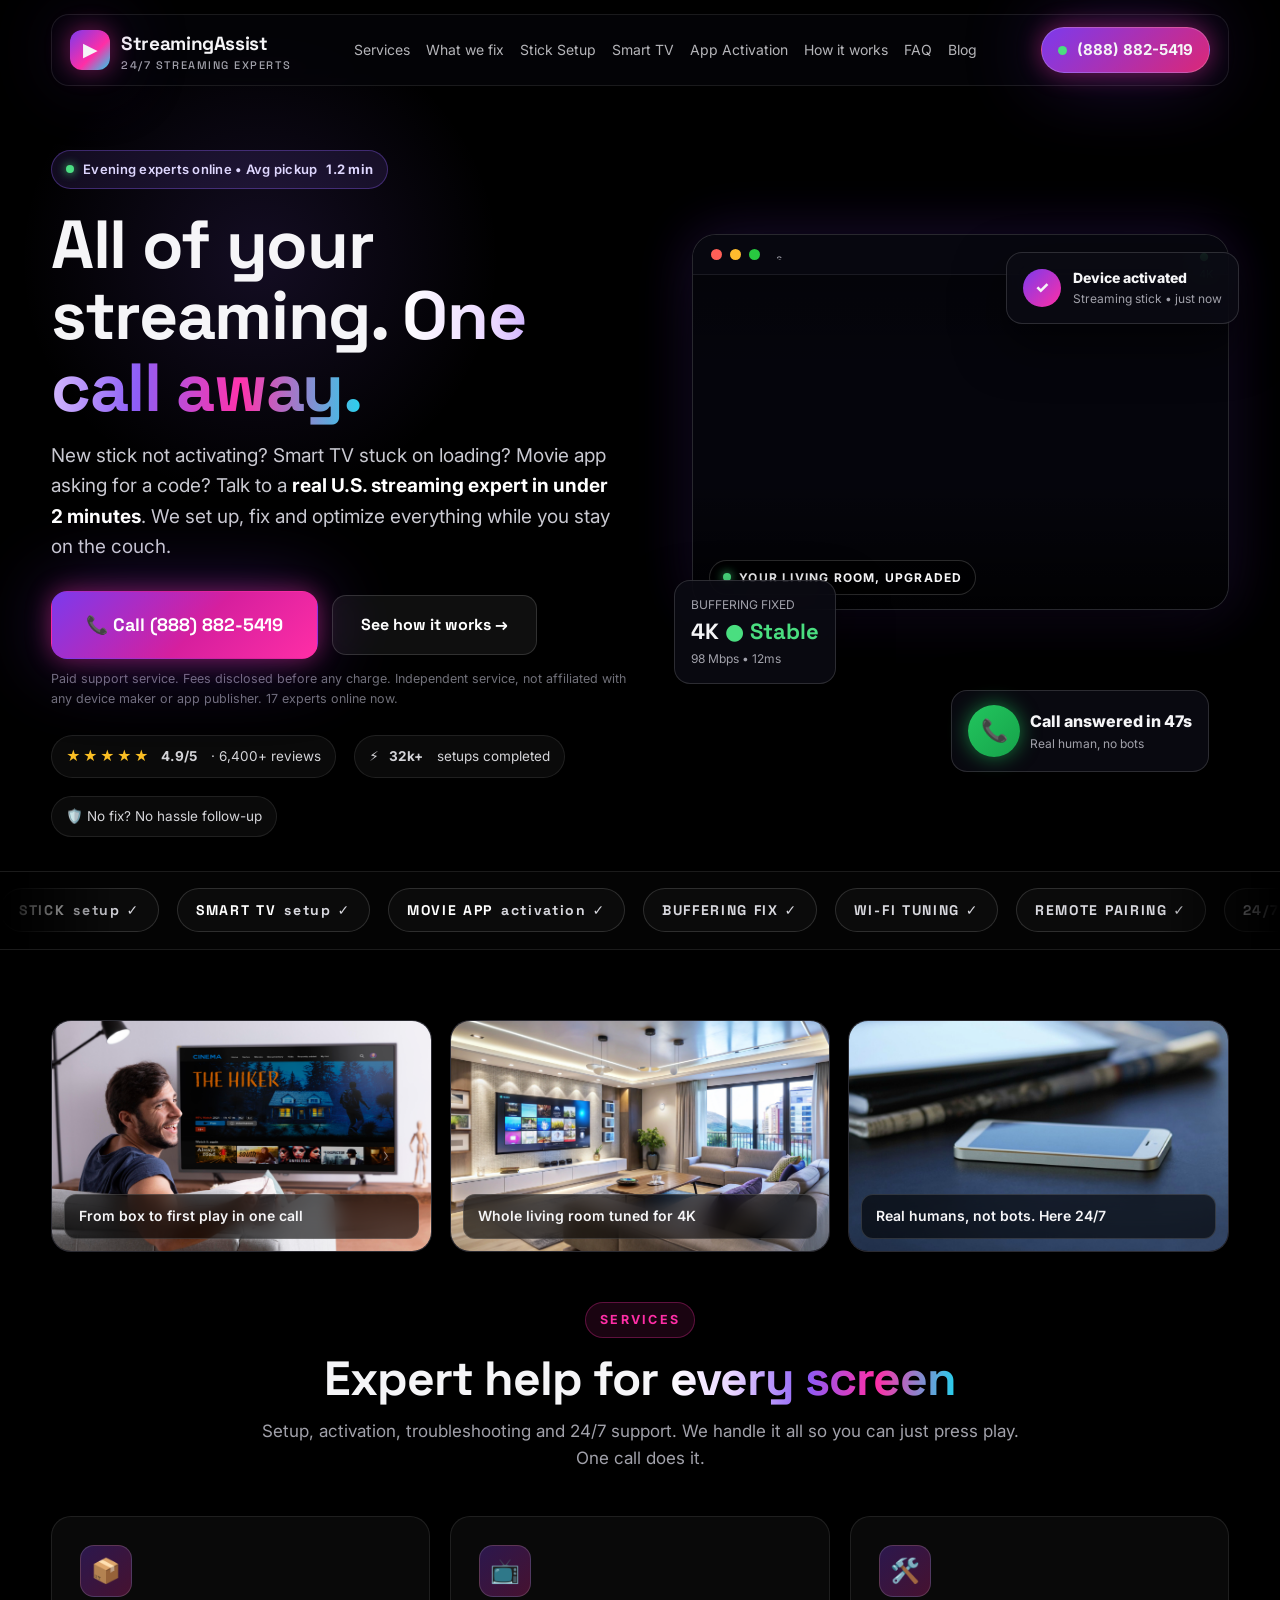
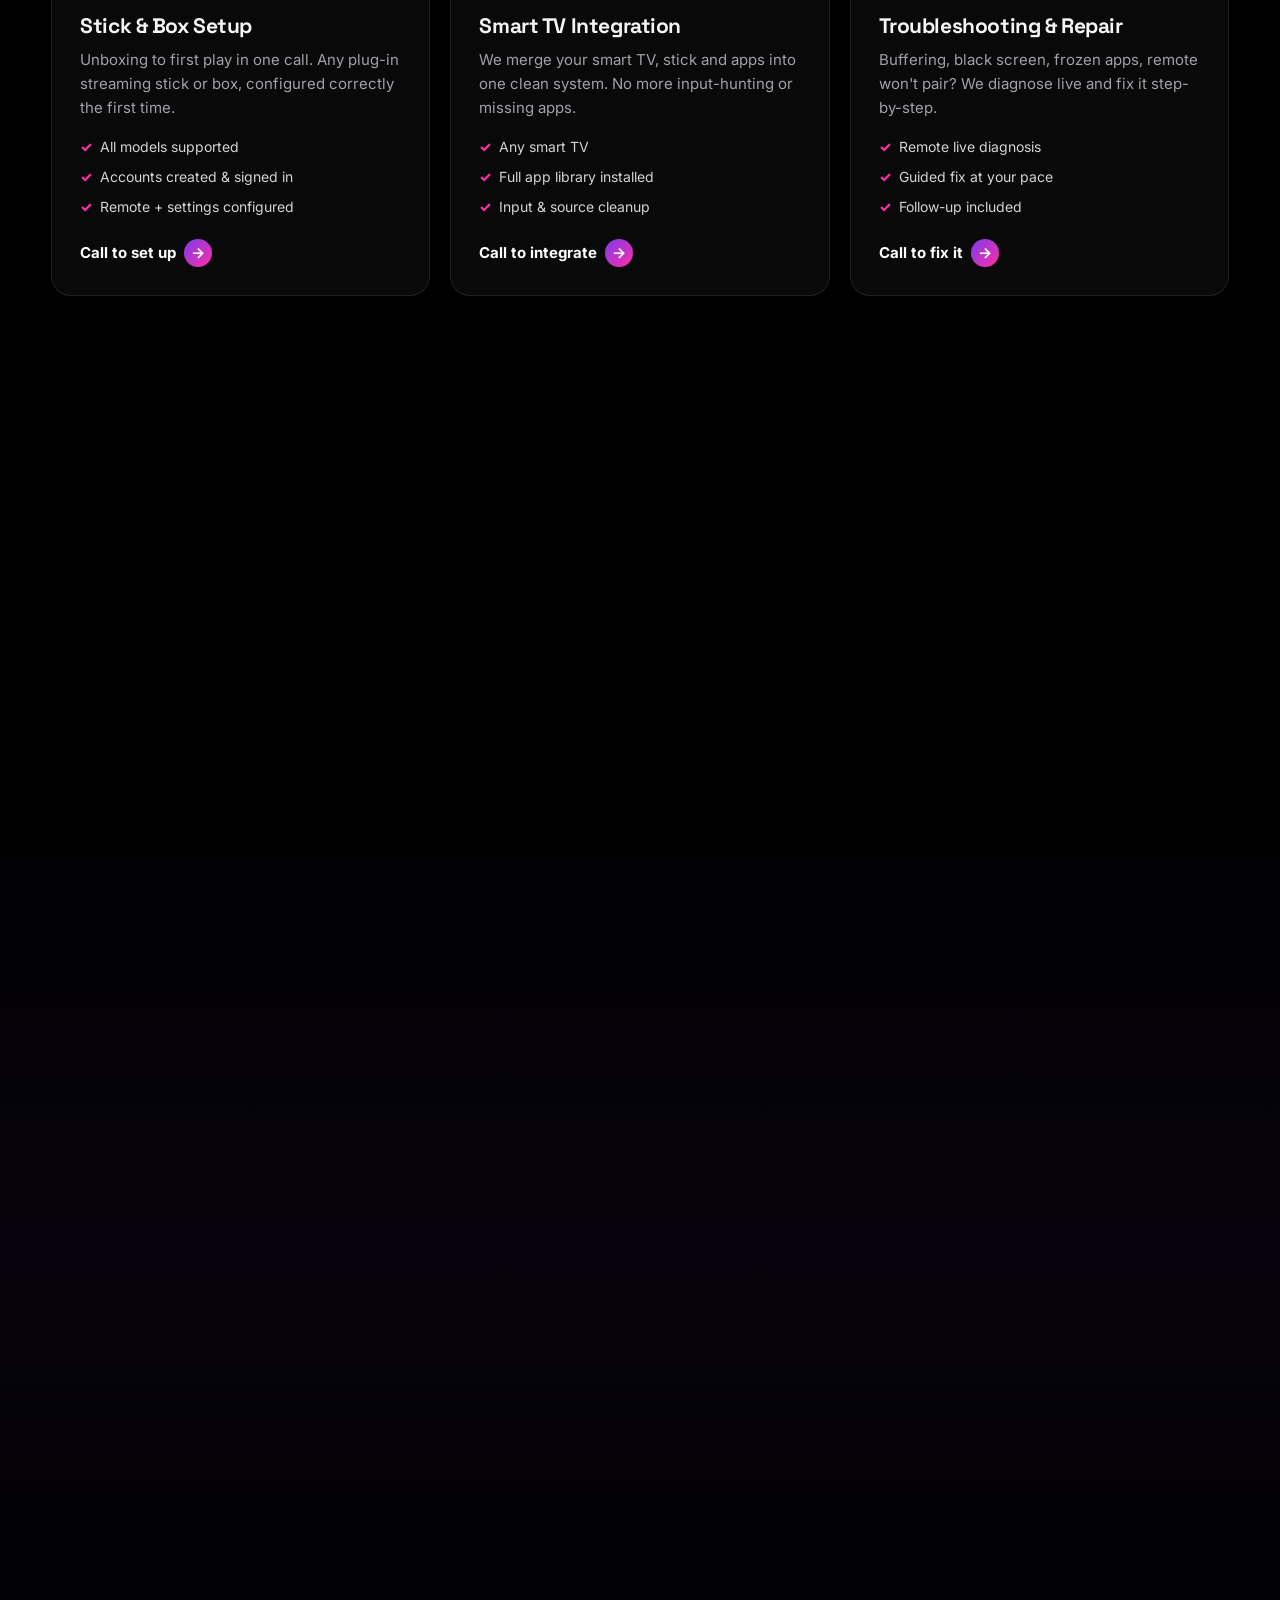
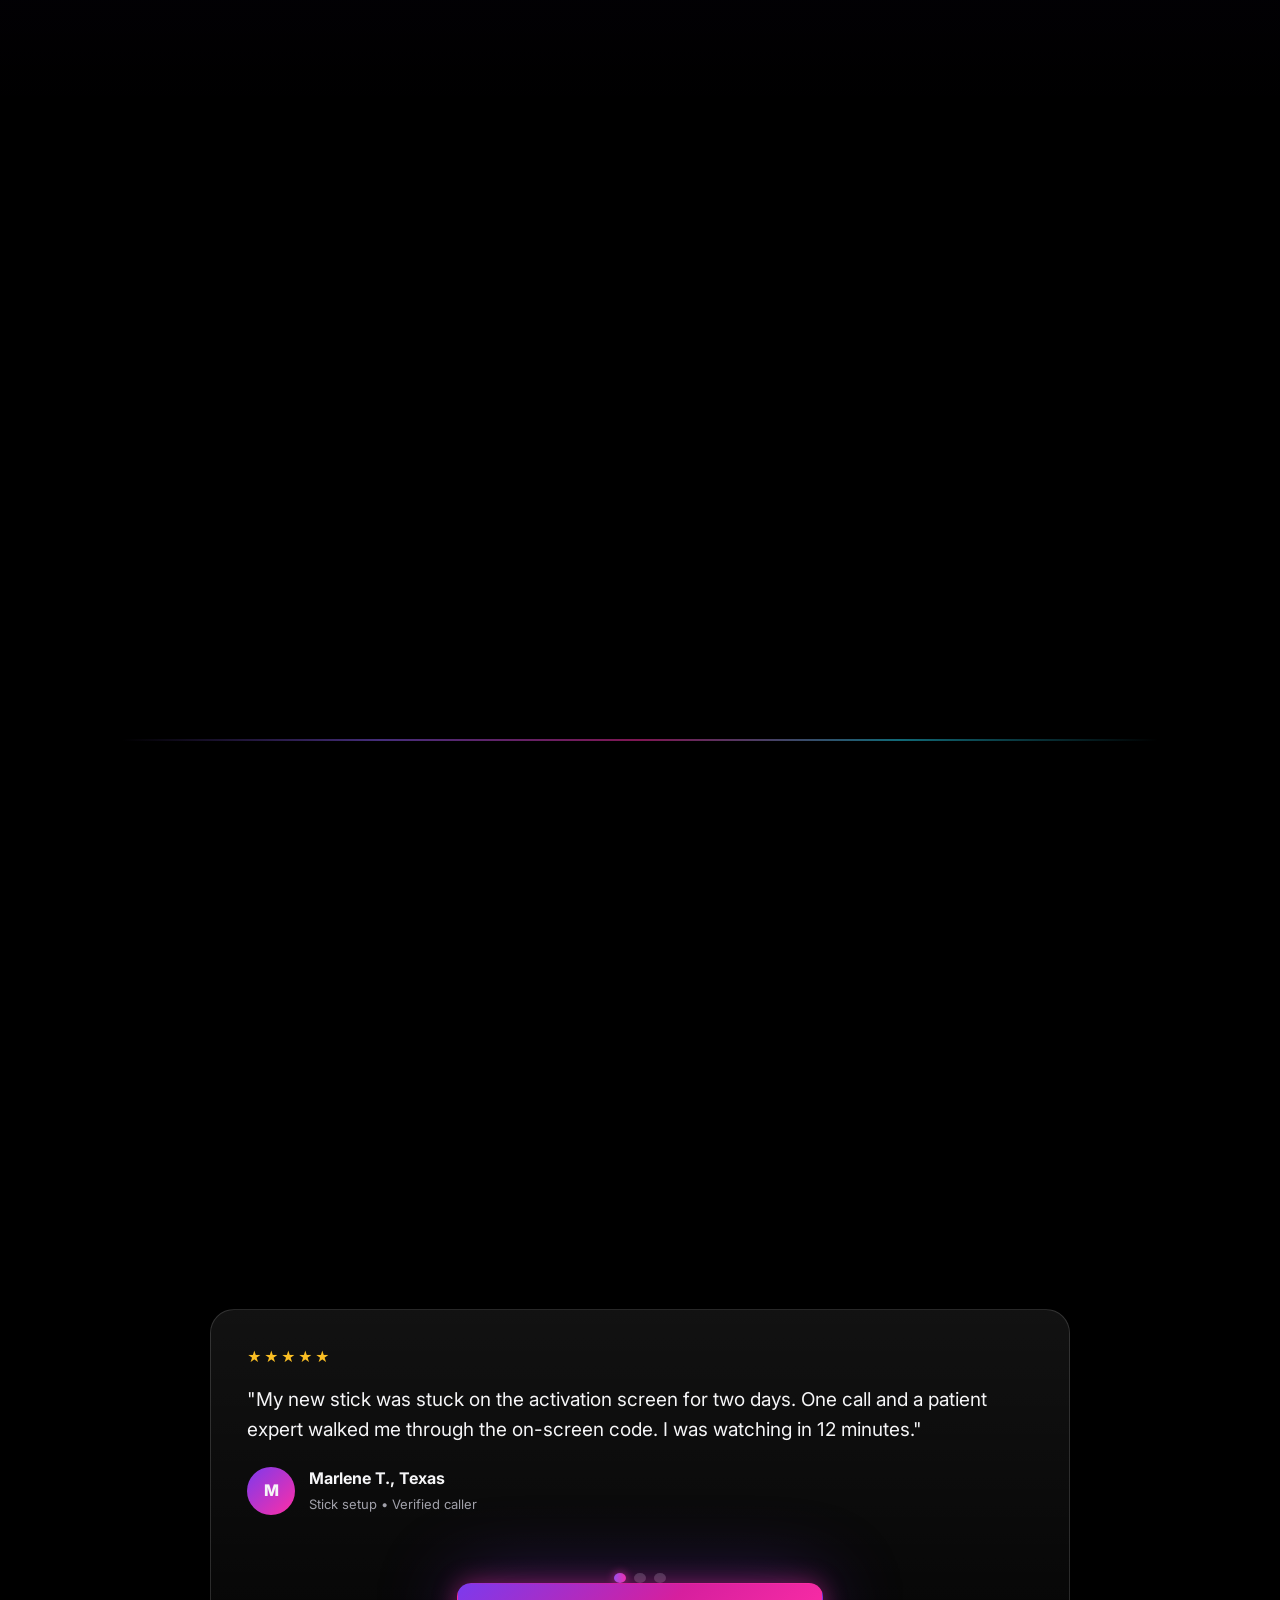
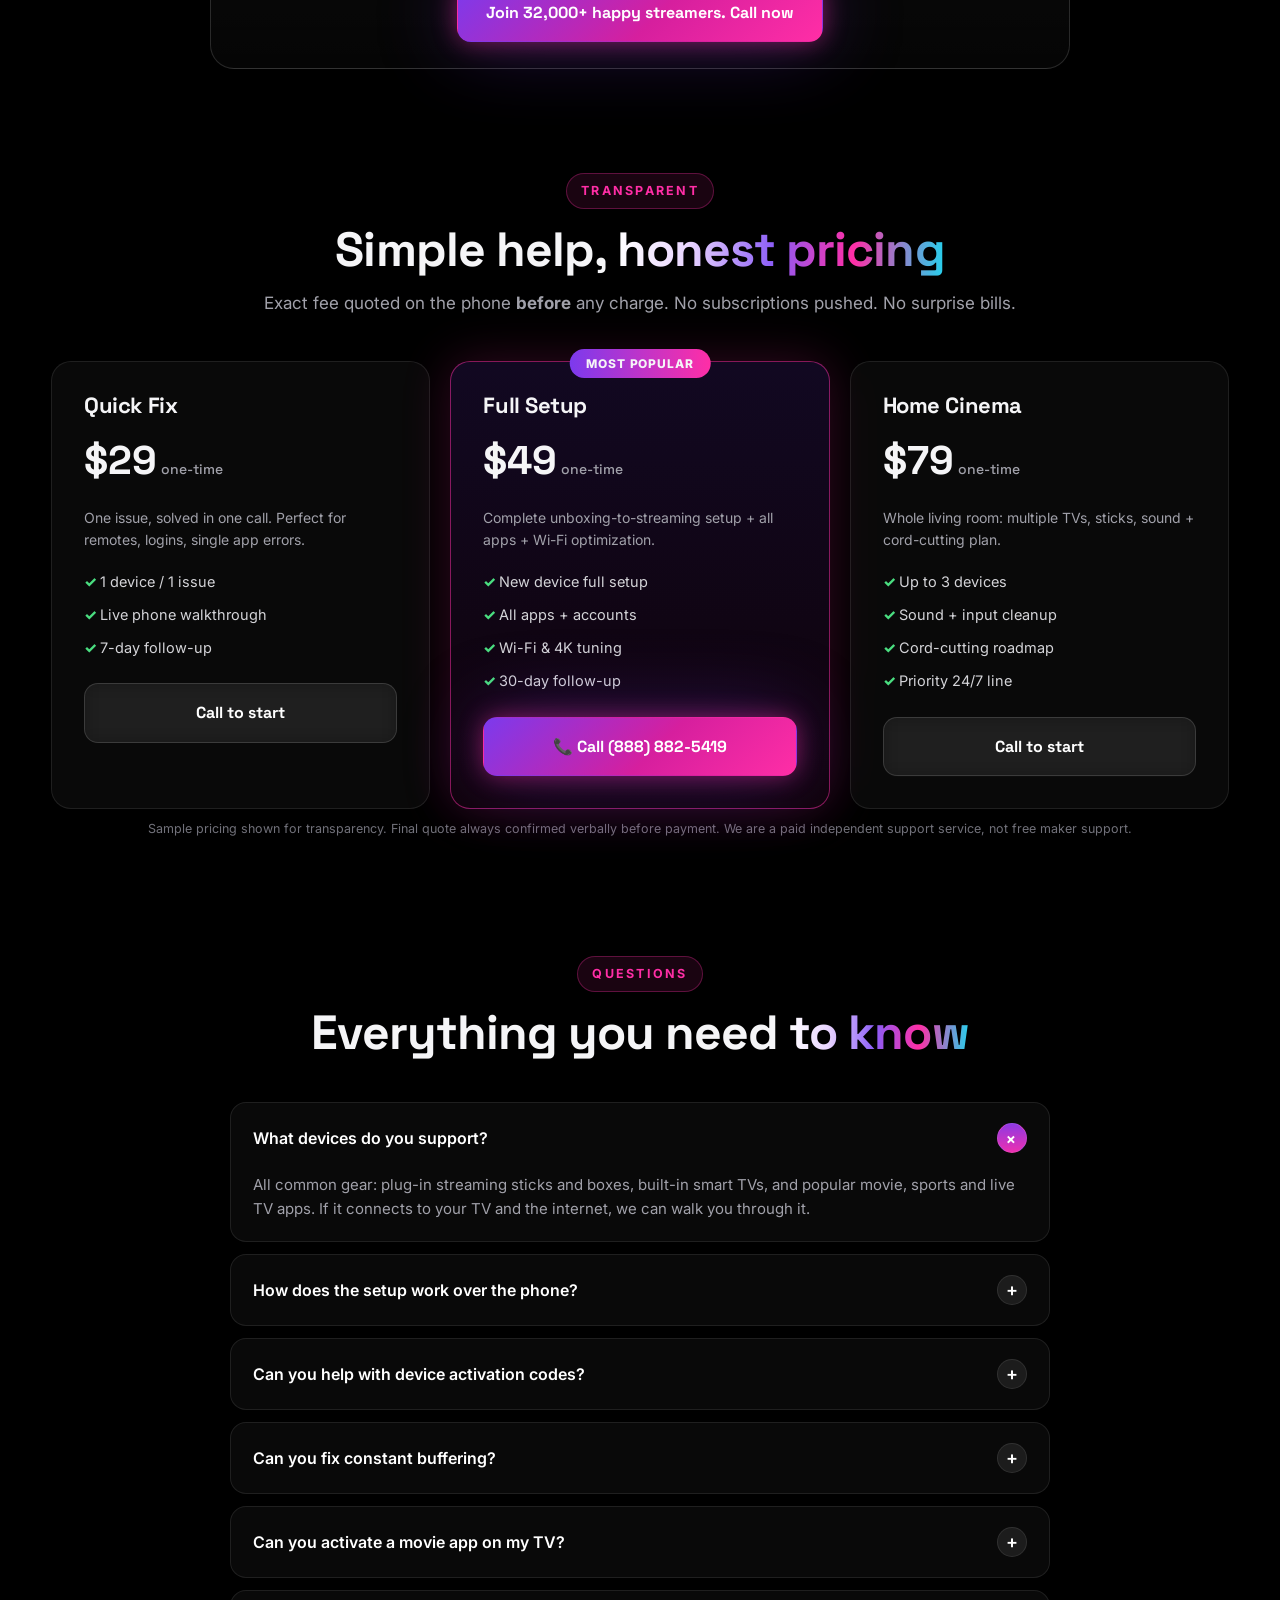
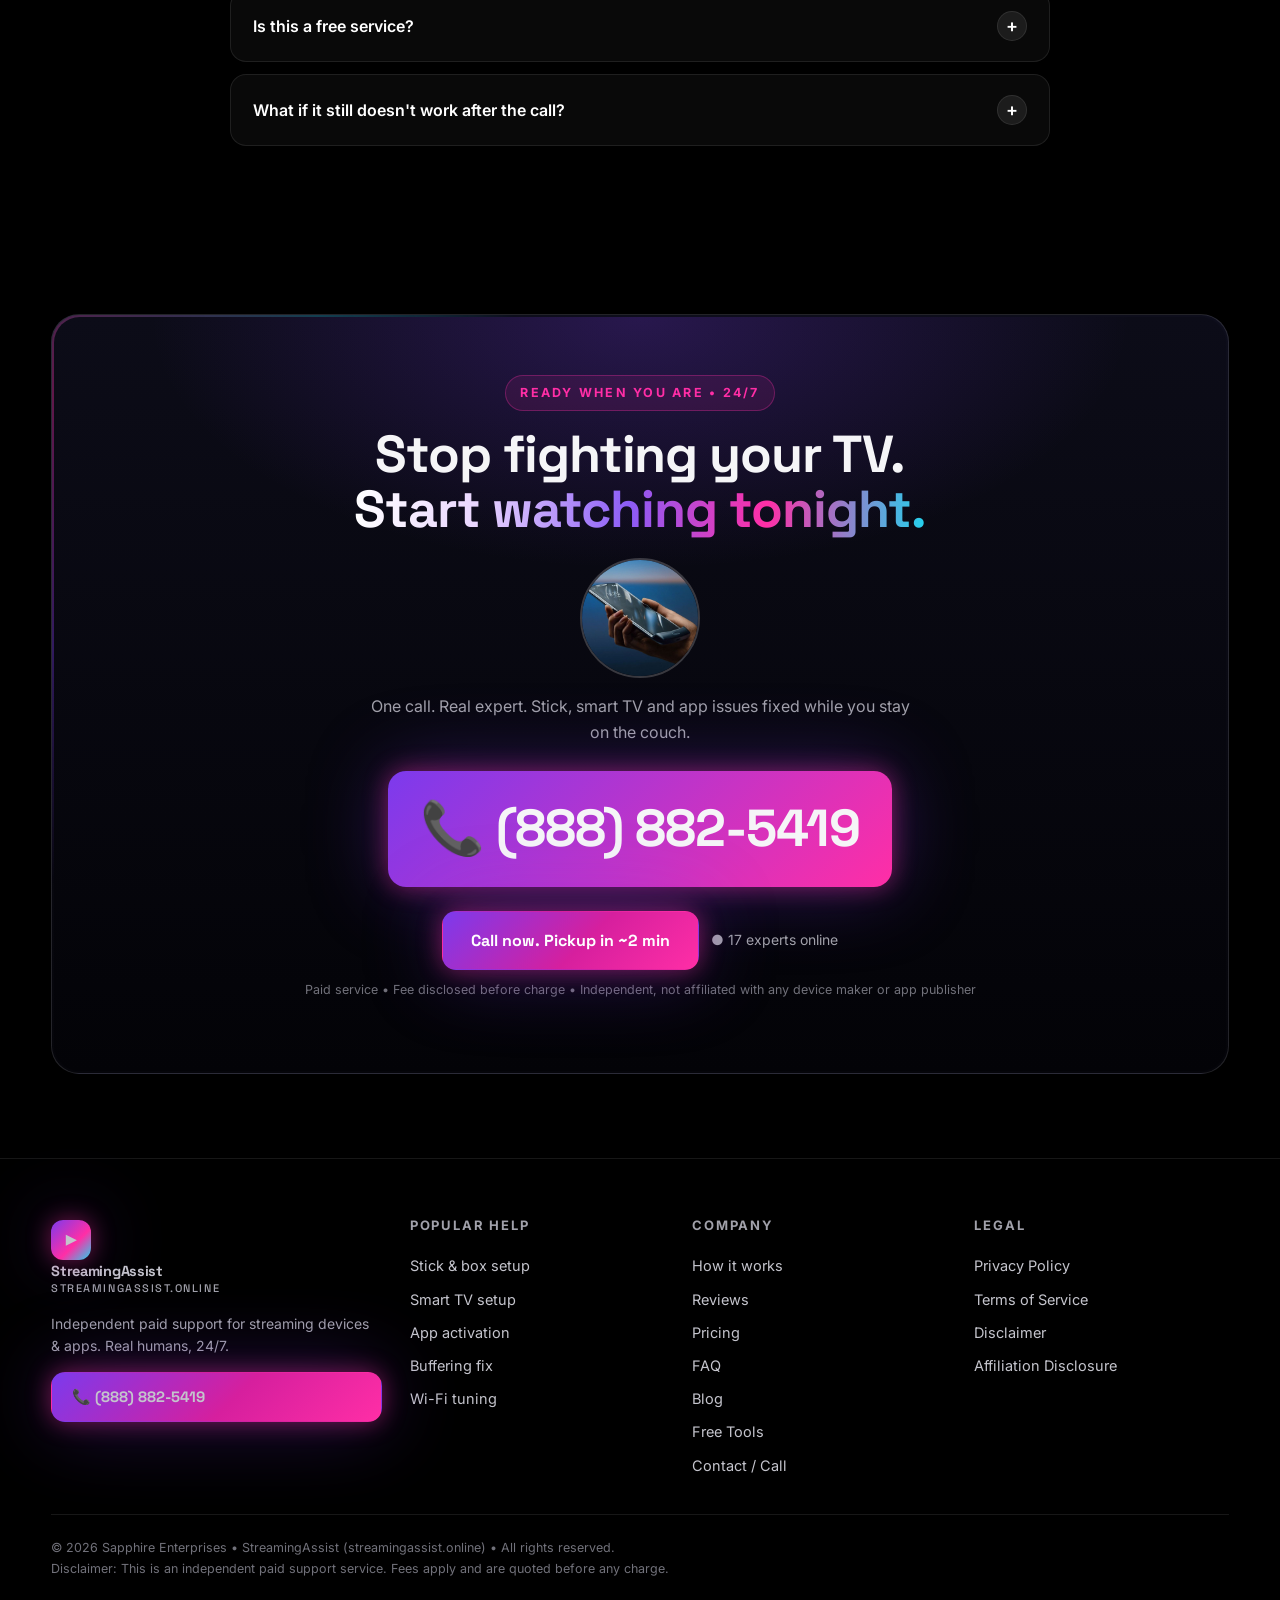
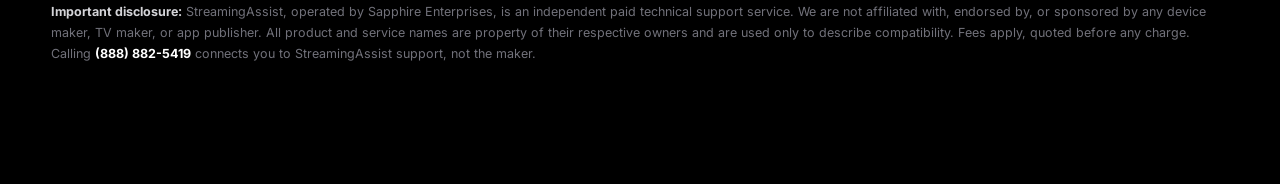
<file: index.html>
<!doctype html>
<html lang="en">
<head>
<meta charset="UTF-8"/>
<!-- Google tag (gtag.js) -->
<script async src="https://www.googletagmanager.com/gtag/js?id=AW-16799190588"></script>
<script>
  window.dataLayer = window.dataLayer || [];
  function gtag(){dataLayer.push(arguments);}
  gtag('js', new Date());

  gtag('config', 'AW-16799190588');
</script>
<meta name="viewport" content="width=device-width, initial-scale=1.0"/>
<title>StreamingAssist | Streaming Device Setup Experts | Call (888) 882-5419</title>
<meta name="description" content="Call (888) 882-5419 for instant streaming help. Streaming stick, smart TV and movie app setup, activation, buffering fixes and 24/7 live experts. One call. Streaming solved."/>
<link rel="icon" type="image/svg+xml" href="data:image/svg+xml,%3Csvg xmlns='http://www.w3.org/2000/svg' viewBox='0 0 64 64'%3E%3Cdefs%3E%3ClinearGradient id='g' x1='0' y1='0' x2='1' y2='1'%3E%3Cstop offset='0' stop-color='%237c3aed'/%3E%3Cstop offset='.55' stop-color='%23ff2ea6'/%3E%3Cstop offset='1' stop-color='%2322d3ee'/%3E%3C/linearGradient%3E%3C/defs%3E%3Crect width='64' height='64' rx='16' fill='url(%23g)'/%3E%3Cpath d='M26 20l18 12-18 12z' fill='white'/%3E%3C/svg%3E"/>
<link rel="preconnect" href="https://fonts.googleapis.com"><link rel="preconnect" href="https://fonts.gstatic.com" crossorigin>
<link href="https://fonts.googleapis.com/css2?family=Space+Grotesk:wght@500;600;700&family=Inter:wght@400;500;600;700&display=swap" rel="stylesheet">
<link rel="stylesheet" href="assets/css/style.css"/>
<meta name="theme-color" content="#000000"/>
<link rel="canonical" href="https://streamingassist.online/"/>
<meta property="og:title" content="StreamingAssist: All of Your Streaming. One Call Away."/>
<meta property="og:description" content="Streaming stick, smart TV and app setup with 24/7 live support. Call (888) 882-5419"/>
<meta property="og:type" content="website"/>
<meta property="og:url" content="https://streamingassist.online/"/>
<meta property="og:image" content="https://streamingassist.online/assets/img/living-room.jpg"/>
<meta name="twitter:card" content="summary_large_image"/>
<meta name="twitter:title" content="StreamingAssist: All of Your Streaming. One Call Away."/>
<meta name="twitter:description" content="Streaming stick, smart TV and app setup with 24/7 live support. Call (888) 882-5419"/>
<meta name="twitter:image" content="https://streamingassist.online/assets/img/living-room.jpg"/>
<script type="application/ld+json">
{"@context":"https://schema.org","@type":"LocalBusiness","name":"StreamingAssist","parentOrganization":{"@type":"Organization","name":"Sapphire Enterprises"},"url":"https://streamingassist.online","telephone":"+1-888-882-5419","priceRange":"$$","openingHours":"Mo-Su 00:00-23:59","description":"Independent paid support for streaming sticks, smart TVs and movie apps: setup, activation and troubleshooting.","areaServed":"US"}
</script>
<script type="application/ld+json">
{"@context":"https://schema.org","@type":"FAQPage","mainEntity":[
{"@type":"Question","name":"What devices do you support?","acceptedAnswer":{"@type":"Answer","text":"All common gear: plug-in streaming sticks and boxes, built-in smart TVs, and popular movie, sports and live TV apps."}},
{"@type":"Question","name":"How does the setup work over the phone?","acceptedAnswer":{"@type":"Answer","text":"Call (888) 882-5419. A live expert guides you step-by-step. Most setups finish in 15 to 30 minutes."}},
{"@type":"Question","name":"Can you help with device activation codes?","acceptedAnswer":{"@type":"Answer","text":"Yes. We walk you through entering the on-screen code on the correct activation page and creating or recovering your account."}},
{"@type":"Question","name":"Can you fix constant buffering?","acceptedAnswer":{"@type":"Answer","text":"In most cases, yes. We check Wi-Fi signal, storage, app cache and picture settings live and tune them for smooth 4K."}},
{"@type":"Question","name":"Can you activate a movie app on my TV?","acceptedAnswer":{"@type":"Answer","text":"Yes. We guide you through app install, code entry, sign-in loops, plan mismatches and reinstalls."}},
{"@type":"Question","name":"Is this a free service?","acceptedAnswer":{"@type":"Answer","text":"No. StreamingAssist is a paid independent support service. All fees are quoted clearly before any charge."}},
{"@type":"Question","name":"What if it still doesn't work after the call?","acceptedAnswer":{"@type":"Answer","text":"Call back within your service window and we continue troubleshooting."}}
]}
</script>
</head>
<body>
<div id="progress"></div>
<div class="ambient"></div>
<canvas id="stars"></canvas>
<div class="orb orb-1"></div><div class="orb orb-2"></div><div class="orb orb-3"></div>
<div id="cursorGlow"></div>

<header id="siteHeader">
  <div class="nav-inner">
    <a href="index.html" class="logo" aria-label="StreamingAssist home">
      <span class="logo-mark">▶</span>
      <span>StreamingAssist<small>24/7 STREAMING EXPERTS</small></span>
    </a>
    <nav class="nav-links">
      <a href="#services">Services</a>
      <a href="#devices">What we fix</a>
      <a href="stick-setup.html">Stick Setup</a>
      <a href="smart-tv-setup.html">Smart TV</a>
      <a href="app-activation.html">App Activation</a>
      <a href="#how">How it works</a>
      <a href="#faq">FAQ</a>
      <a href="blog.html">Blog</a>
    </nav>
    <div class="nav-cta">
      <a class="phone-pill" href="tel:+18888825419"> <span class="dot"></span> <span class="num">(888) 882-5419</span><span style="font-size:13px;opacity:.85">Call&nbsp;Now</span></a>
      <button class="hamburger" id="hamburger" aria-label="Menu">☰</button>
    </div>
  </div>
</header>
<div class="mobile-menu" id="mobileMenu">
  <a href="#services">Services</a><a href="#devices">What we fix</a>
  <a href="stick-setup.html">Stick Setup</a><a href="smart-tv-setup.html">Smart TV Setup</a><a href="app-activation.html">App Activation</a>
  <a href="#how">How it works</a><a href="#faq">FAQ</a><a href="blog.html">Blog</a><a href="tools.html">Free Tools</a>
  <a href="tel:+18888825419" style="background:linear-gradient(135deg,#7c3aed,#ff2ea6);text-align:center">📞 Call (888) 882-5419</a>
</div>

<main>
<!-- HERO -->
<section class="hero">
  <div class="container hero-grid">
    <div>
      <span class="eyebrow" id="supportBadge"><span class="live"></span> Live experts online now • Avg pickup <b>&nbsp;1.2 min</b></span>
      <h1>All of your streaming. <span class="text-gradient">One call away.</span></h1>
      <p class="lead">New stick not activating? Smart TV stuck on loading? Movie app asking for a code? Talk to a <b style="color:#fff">real U.S. streaming expert in under 2 minutes</b>. We set up, fix and optimize everything while you stay on the couch.</p>
      <div class="hero-ctas">
        <a href="tel:+18888825419" class="btn btn-primary btn-lg pulse-ring">📞 Call (888) 882-5419</a>
        <a href="#how" class="btn btn-ghost">See how it works →</a>
      </div>
      <p class="micro">Paid support service. Fees disclosed before any charge. Independent service, not affiliated with any device maker or app publisher. <span id="onlineCount">17</span> experts online now.</p>
      <div class="trust-row">
        <span class="trust-item"><span class="stars">★★★★★</span> <b>4.9/5</b>&nbsp;· 6,400+ reviews</span>
        <span class="trust-item">⚡ <b><span data-count="32" data-suffix="k+">0</span></b>&nbsp;setups completed</span>
        <span class="trust-item">🛡️ No fix? No hassle follow-up</span>
      </div>
    </div>
    <div class="hero-visual reveal visible">
      <div class="video-frame" data-tilt>
        <div class="cinema-top"><span style="background:#ff5f57"></span><span style="background:#febc2e"></span><span style="background:#28c840"></span><span class="cinema-label">streamingassist • cinema</span><span style="margin-left:auto;font-size:11px;color:#4ade80">● 4K</span></div>
        <div class="video-stage">
          <video src="assets/media/hero-cinema.mp4" autoplay muted loop playsinline preload="metadata"></video>
          <div class="video-overlay"></div>
          <div class="video-caption"><span class="live"></span> YOUR LIVING ROOM, UPGRADED</div>
        </div>
      </div>
      <div class="float-card fc-1"><div class="avatar">✓</div><div><div style="font-weight:800;font-size:14px">Device activated</div><div style="font-size:12px;color:#a1a1aa">Streaming stick • just now</div></div></div>
      <div class="float-card fc-2"><div style="font-size:12px;color:#a1a1aa">BUFFERING FIXED</div><div style="font-family:var(--font-display);font-weight:800;font-size:22px">4K <span style="color:#4ade80">● Stable</span></div><div style="font-size:12px;color:#a1a1aa">98 Mbps • 12ms</div></div>
      <div class="float-card fc-3"><div class="call-fab">📞</div><div><div style="font-weight:800">Call answered in 47s</div><div style="font-size:12px;color:#a1a1aa">Real human, no bots</div></div></div>
    </div>
  </div>
  <div class="marquee"><div class="marquee-track">
    <span class="m-badge"><b>STICK</b> setup ✓</span><span class="m-badge"><b>SMART TV</b> setup ✓</span><span class="m-badge"><b>MOVIE APP</b> activation ✓</span><span class="m-badge">BUFFERING FIX ✓</span><span class="m-badge">WI-FI TUNING ✓</span><span class="m-badge">REMOTE PAIRING ✓</span><span class="m-badge">24/7 LIVE SUPPORT ✓</span>
    <span class="m-badge"><b>STICK</b> setup ✓</span><span class="m-badge"><b>SMART TV</b> setup ✓</span><span class="m-badge"><b>MOVIE APP</b> activation ✓</span><span class="m-badge">BUFFERING FIX ✓</span><span class="m-badge">WI-FI TUNING ✓</span><span class="m-badge">REMOTE PAIRING ✓</span><span class="m-badge">24/7 LIVE SUPPORT ✓</span>
  </div></div>
</section>

<!-- PHOTO STRIP -->
<section style="padding:30px 0 0">
  <div class="container">
    <div class="photo-row reveal">
      <figure class="photo-card"><img src="assets/img/viewer.jpg" alt="Happy viewer holding remote in front of movie screen" loading="lazy"/><figcaption>From box to first play in one call</figcaption></figure>
      <figure class="photo-card"><img src="assets/img/living-room.jpg" alt="Cinematic living room with wall mounted smart TV" loading="lazy"/><figcaption>Whole living room tuned for 4K</figcaption></figure>
      <figure class="photo-card"><img src="assets/img/support.jpg" alt="Friendly live expert helping by phone" loading="lazy"/><figcaption>Real humans, not bots. Here 24/7</figcaption></figure>
    </div>
  </div>
</section>

<!-- SERVICES -->
<section id="services" style="padding-top:50px">
  <div class="container">
    <div class="section-head reveal">
      <span class="kicker">Services</span>
      <h2>Expert help for <span class="text-gradient">every screen</span></h2>
      <p>Setup, activation, troubleshooting and 24/7 support. We handle it all so you can just press play. One call does it.</p>
    </div>
    <div class="services-grid">
      <div class="glass svc reveal" data-tilt><div class="svc-icon">📦</div><h3>Stick & Box Setup</h3><p>Unboxing to first play in one call. Any plug-in streaming stick or box, configured correctly the first time.</p><ul><li>All models supported</li><li>Accounts created & signed in</li><li>Remote + settings configured</li></ul><a class="svc-link" href="tel:+18888825419">Call to set up <span>→</span></a></div>
      <div class="glass svc reveal reveal-d1" data-tilt><div class="svc-icon">📺</div><h3>Smart TV Integration</h3><p>We merge your smart TV, stick and apps into one clean system. No more input-hunting or missing apps.</p><ul><li>Any smart TV</li><li>Full app library installed</li><li>Input & source cleanup</li></ul><a class="svc-link" href="tel:+18888825419">Call to integrate <span>→</span></a></div>
      <div class="glass svc reveal reveal-d2" data-tilt><div class="svc-icon">🛠️</div><h3>Troubleshooting & Repair</h3><p>Buffering, black screen, frozen apps, remote won't pair? We diagnose live and fix it step-by-step.</p><ul><li>Remote live diagnosis</li><li>Guided fix at your pace</li><li>Follow-up included</li></ul><a class="svc-link" href="tel:+18888825419">Call to fix it <span>→</span></a></div>
      <div class="glass svc reveal" data-tilt><div class="svc-icon">🎧</div><h3>24/7 Live Support</h3><p>A real expert picks up. Nights, weekends, game day. No menus, no hold music, no bots.</p><ul><li>Pickup in under 2 minutes</li><li>U.S.-based specialists</li><li>Nights & weekends</li></ul><a class="svc-link" href="tel:+18888825419">Call now <span>→</span></a></div>
      <div class="glass svc reveal reveal-d1" data-tilt><div class="svc-icon">⚡</div><h3>Network & Speed Optimization</h3><p>Slow Wi-Fi killing 4K? We tune router, bandwidth and TV settings to end buffering for good.</p><ul><li>Router & Wi-Fi tuning</li><li>Bandwidth prioritization</li><li>4K-ready setup</li></ul><a class="svc-link" href="tel:+18888825419">Call to optimize <span>→</span></a></div>
      <div class="glass svc reveal reveal-d2" data-tilt><div class="svc-icon">✂️</div><h3>Cord-Cutting Consultation</h3><p>Paying too much for cable? We map free + paid apps to replace it and cut your bill starting tonight.</p><ul><li>App recommendations</li><li>Subscription audit</li><li>Channel lineup plan</li></ul><a class="svc-link" href="tel:+18888825419">Call to save <span>→</span></a></div>
    </div>
  </div>
</section>

<!-- WHAT WE FIX -->
<section id="devices" style="background:linear-gradient(180deg,transparent,rgba(124,58,237,.06),transparent)">
  <div class="container">
    <div class="section-head reveal">
      <span class="kicker">We support it all</span>
      <h2>Your device. <span class="text-gradient-2">Your apps. Solved.</span></h2>
      <p>Pick what matches your situation. A specialist for that exact setup will pick up.</p>
    </div>
    <div class="devices">
      <div class="glass device reveal" data-tilt><div class="device-media"><video src="assets/media/stick-setup.mp4" autoplay muted loop playsinline preload="metadata"></video></div><div class="device-logo" style="font-size:19px">STREAMING STICK & BOX</div><p>New device setup, on-screen code activation, account help and remote pairing.</p><a class="btn btn-primary" href="stick-setup.html">Stick help →</a><div style="margin-top:12px"><a href="tel:+18888825419" style="font-size:14px;font-weight:700;color:#fff">📞 (888) 882-5419</a></div></div>
      <div class="glass device reveal reveal-d1" data-tilt><div class="device-media"><video src="assets/media/tv-spotlight.mp4" autoplay muted loop playsinline preload="metadata"></video></div><div class="device-logo" style="font-size:19px">SMART TV</div><p>Built-in apps, Wi-Fi, picture and sound tuning, buffering fixes.</p><a class="btn btn-primary" href="smart-tv-setup.html">TV help →</a><div style="margin-top:12px"><a href="tel:+18888825419" style="font-size:14px;font-weight:700;color:#fff">📞 (888) 882-5419</a></div></div>
      <div class="glass device reveal reveal-d2" data-tilt><div class="device-media"><video src="assets/media/apps-showcase.mp4" autoplay muted loop playsinline preload="metadata" aria-label="Preview of movies, shows and live TV ready to stream"></video></div><div class="device-logo" style="font-size:19px">MOVIES, SPORTS & LIVE TV</div><p>Every app installed, activated and tuned. Codes, logins and playback fixed in one call.</p><a class="btn btn-primary" href="app-activation.html">App help →</a><div style="margin-top:12px"><a href="tel:+18888825419" style="font-size:14px;font-weight:700;color:#fff">📞 (888) 882-5419</a></div></div>
    </div>
    <div class="support-banner glass reveal" style="margin-top:18px;display:grid;grid-template-columns:1fr auto;gap:18px;align-items:center;padding:22px 26px">
      <div><b>Not sure which one you have?</b><br/><span style="color:var(--muted);font-size:14.5px">Just call and describe your TV screen. We identify it in seconds and guide you from there.</span></div>
      <a href="tel:+18888825419" class="btn btn-ghost">Call for TV help →</a>
    </div>
  </div>
</section>

<!-- FREE TOOLS -->
<section style="padding-top:10px">
  <div class="container">
    <div class="glass reveal" style="display:grid;grid-template-columns:1fr auto;gap:20px;align-items:center;padding:30px 32px;border-radius:22px">
      <div><span class="kicker">Free tools • No signup</span><h2 style="font-size:clamp(24px,3.5vw,34px);margin:10px 0 8px">Check your speed. Find your fix. <span class="text-gradient">See your savings.</span></h2><p style="color:var(--muted);font-size:15.5px;margin:0">Three free tools that run right in your browser: a 4K speed check, a 30 second fix finder, and a cord-cutting savings calculator.</p></div>
      <a href="tools.html" class="btn btn-primary btn-lg">Try the free tools →</a>
    </div>
  </div>
</section>

<!-- HOW -->
<section id="how">
  <div class="container">
    <div class="section-head reveal"><span class="kicker">Process</span><h2>How it <span class="text-gradient">works</span></h2><p>From frustrated to streaming in under 30 minutes. No tech skills needed.</p></div>
    <div class="steps">
      <div class="glass step reveal"><div class="step-num">01</div><h3>Call Us</h3><p>A live expert picks up. No menus, no hold music. <a href="tel:+18888825419" style="color:#fff;font-weight:700">Call now</a>.</p></div>
      <div class="glass step reveal reveal-d1"><div class="step-num">02</div><h3>Diagnose</h3><p>We ask 2 or 3 quick questions to understand your device & TV.</p></div>
      <div class="glass step reveal reveal-d2"><div class="step-num">03</div><h3>Set Up</h3><p>We walk you through everything step-by-step until it works.</p></div>
      <div class="glass step reveal reveal-d3"><div class="step-num">04</div><h3>Stream</h3><p>You hang up watching exactly what you want. Follow-up included.</p></div>
    </div>
    <div class="stats">
      <div class="glass stat reveal"><b data-count="32" data-suffix="k+">0</b><span>Devices set up</span></div>
      <div class="glass stat reveal reveal-d1"><b data-count="4.9" data-dec="1" data-suffix="/5">0</b><span>Average rating</span></div>
      <div class="glass stat reveal reveal-d2"><b data-count="2" data-suffix=" min">0</b><span>Avg. pickup time</span></div>
      <div class="glass stat reveal reveal-d3"><b data-count="24" data-suffix="/7">0</b><span>Live, every day</span></div>
    </div>
  </div>
</section>

<!-- TESTIMONIALS -->
<section id="reviews" style="padding-top:20px">
  <div class="container">
    <div class="section-head reveal"><span class="kicker">Reviews</span><h2>Loved by <span class="text-gradient">streamers nationwide</span></h2></div>
    <div class="testi-wrap glass-strong reveal">
      <div class="testi active"><div class="stars">★★★★★</div><p class="quote">"My new stick was stuck on the activation screen for two days. One call and a patient expert walked me through the on-screen code. I was watching in 12 minutes."</p><div class="testi-user"><div class="avatar">M</div><div><b>Marlene T., Texas</b><br/><span style="color:var(--muted);font-size:13px">Stick setup • Verified caller</span></div></div></div>
      <div class="testi"><div class="stars">★★★★★</div><p class="quote">"Picture kept buffering every 30 seconds during the game. They tuned my Wi-Fi settings over the phone. 4K has been flawless since."</p><div class="testi-user"><div class="avatar">D</div><div><b>David R., Florida</b><br/><span style="color:var(--muted);font-size:13px">Buffering fix • Verified caller</span></div></div></div>
      <div class="testi"><div class="stars">★★★★★</div><p class="quote">"Movie app code would not work on my smart TV. Called at 11pm, a real person answered and sorted my account in one go."</p><div class="testi-user"><div class="avatar">J</div><div><b>James & Priya K., California</b><br/><span style="color:var(--muted);font-size:13px">App activation • Verified caller</span></div></div></div>
      <div class="testi-dots" id="testiDots"></div>
      <div style="text-align:center;padding-bottom:26px"><a href="tel:+18888825419" class="btn btn-primary">Join 32,000+ happy streamers. Call now</a></div>
    </div>
  </div>
</section>

<!-- PLANS -->
<section id="plans" style="padding-top:20px">
  <div class="container">
    <div class="section-head reveal"><span class="kicker">Transparent</span><h2>Simple help, <span class="text-gradient">honest pricing</span></h2><p>Exact fee quoted on the phone <b>before</b> any charge. No subscriptions pushed. No surprise bills.</p></div>
    <div class="plans">
      <div class="glass plan reveal"><h3>Quick Fix</h3><div class="price">$29<small> one-time</small></div><p style="color:var(--muted);font-size:14px">One issue, solved in one call. Perfect for remotes, logins, single app errors.</p><ul><li>1 device / 1 issue</li><li>Live phone walkthrough</li><li>7-day follow-up</li></ul><a href="tel:+18888825419" class="btn btn-ghost" style="width:100%">Call to start</a></div>
      <div class="glass plan featured reveal reveal-d1"><div class="plan-badge">MOST POPULAR</div><h3>Full Setup</h3><div class="price">$49<small> one-time</small></div><p style="color:var(--muted);font-size:14px">Complete unboxing-to-streaming setup + all apps + Wi-Fi optimization.</p><ul><li>New device full setup</li><li>All apps + accounts</li><li>Wi-Fi & 4K tuning</li><li>30-day follow-up</li></ul><a href="tel:+18888825419" class="btn btn-primary" style="width:100%">📞 Call (888) 882-5419</a></div>
      <div class="glass plan reveal reveal-d2"><h3>Home Cinema</h3><div class="price">$79<small> one-time</small></div><p style="color:var(--muted);font-size:14px">Whole living room: multiple TVs, sticks, sound + cord-cutting plan.</p><ul><li>Up to 3 devices</li><li>Sound + input cleanup</li><li>Cord-cutting roadmap</li><li>Priority 24/7 line</li></ul><a href="tel:+18888825419" class="btn btn-ghost" style="width:100%">Call to start</a></div>
    </div>
    <p class="micro" style="text-align:center">Sample pricing shown for transparency. Final quote always confirmed verbally before payment. We are a paid independent support service, not free maker support.</p>
  </div>
</section>

<!-- FAQ -->
<section id="faq" style="padding-top:20px">
  <div class="container">
    <div class="section-head reveal"><span class="kicker">Questions</span><h2>Everything you need <span class="text-gradient">to know</span></h2></div>
    <div class="faq reveal">
      <div class="glass faq-item open"><button class="faq-q">What devices do you support? <span class="plus">+</span></button><div class="faq-a"><div><p>All common gear: plug-in streaming sticks and boxes, built-in smart TVs, and popular movie, sports and live TV apps. If it connects to your TV and the internet, we can walk you through it.</p></div></div></div>
      <div class="glass faq-item"><button class="faq-q">How does the setup work over the phone? <span class="plus">+</span></button><div class="faq-a"><div><p>Call (888) 882-5419. A live expert guides you step-by-step: what to press, what to type, where to go. Most setups finish in 15 to 30 minutes. No technical knowledge needed.</p></div></div></div>
      <div class="glass faq-item"><button class="faq-q">Can you help with device activation codes? <span class="plus">+</span></button><div class="faq-a"><div><p>Yes. This is our most common call. We walk you through entering the on-screen code on the correct activation page, creating or recovering your account, and avoiding look-alike sites.</p></div></div></div>
      <div class="glass faq-item"><button class="faq-q">Can you fix constant buffering? <span class="plus">+</span></button><div class="faq-a"><div><p>In most cases, yes. We check Wi-Fi signal, storage, app cache and picture settings live and tune them for smooth 4K. Most buffering is fixed in one call.</p></div></div></div>
      <div class="glass faq-item"><button class="faq-q">Can you activate a movie app on my TV? <span class="plus">+</span></button><div class="faq-a"><div><p>Yes. We guide you through app install, code entry, sign-in loops, plan mismatches and reinstalls on sticks, boxes and smart TVs.</p></div></div></div>
      <div class="glass faq-item"><button class="faq-q">Is this a free service? <span class="plus">+</span></button><div class="faq-a"><div><p>No. StreamingAssist is a paid independent support service. All fees are quoted clearly before any charge. We are not affiliated with any device maker or app publisher, and we are not a government or free helpline.</p></div></div></div>
      <div class="glass faq-item"><button class="faq-q">What if it still doesn't work after the call? <span class="plus">+</span></button><div class="faq-a"><div><p>Call back within your service window and we continue troubleshooting. We do not leave you stuck.</p></div></div></div>
    </div>
  </div>
</section>

<!-- FINAL CTA -->
<section id="call">
  <div class="container">
    <div class="cta-box reveal">
      <div class="cta-inner">
        <span class="kicker">Ready when you are • 24/7</span>
        <h2>Stop fighting your TV.<br/><span class="text-gradient">Start watching tonight.</span></h2>
        <img src="assets/img/phone.jpg" alt="Call a live streaming expert" loading="lazy" style="width:120px;height:120px;object-fit:cover;border-radius:50%;margin:22px auto 0;border:2px solid rgba(255,255,255,.2)"/>
        <p style="color:var(--muted);max-width:560px;margin:16px auto 0">One call. Real expert. Stick, smart TV and app issues fixed while you stay on the couch.</p>
        <div><a class="cta-number" href="tel:+18888825419">📞 (888) 882-5419</a></div>
        <div style="display:flex;gap:12px;justify-content:center;flex-wrap:wrap;margin-top:14px">
          <a href="tel:+18888825419" class="btn btn-primary">Call now. Pickup in ~2 min</a>
          <span style="align-self:center;color:var(--muted);font-size:14px">● <span>17</span> experts online</span>
        </div>
        <p class="micro">Paid service • Fee disclosed before charge • Independent, not affiliated with any device maker or app publisher</p>
      </div>
    </div>
  </div>
</section>
</main>

<footer>
  <div class="container">
    <div class="foot-grid">
      <div>
        <a href="index.html" class="logo"><span class="logo-mark">▶</span><span>StreamingAssist<small>STREAMINGASSIST.ONLINE</small></span></a>
        <p style="color:var(--muted);font-size:14px;margin:14px 0">Independent paid support for streaming devices & apps. Real humans, 24/7.</p>
        <a href="tel:+18888825419" class="btn btn-primary" style="padding:12px 20px;font-size:15px">📞 (888) 882-5419</a>
      </div>
      <div><h4>Popular help</h4><a href="stick-setup.html">Stick & box setup</a><a href="smart-tv-setup.html">Smart TV setup</a><a href="app-activation.html">App activation</a><a href="#services">Buffering fix</a><a href="#services">Wi-Fi tuning</a></div>
      <div><h4>Company</h4><a href="#how">How it works</a><a href="#reviews">Reviews</a><a href="#plans">Pricing</a><a href="#faq">FAQ</a><a href="blog.html">Blog</a><a href="tools.html">Free Tools</a><a href="tel:+18888825419">Contact / Call</a></div>
      <div><h4>Legal</h4><a href="privacy.html">Privacy Policy</a><a href="terms.html">Terms of Service</a><a href="disclaimer.html">Disclaimer</a><a href="disclaimer.html#affiliation">Affiliation Disclosure</a></div>
    </div>
    <div class="foot-note">
      © <span data-year>2026</span> Sapphire Enterprises • StreamingAssist (streamingassist.online) • All rights reserved.<br/>Disclaimer: This is an independent paid support service. Fees apply and are quoted before any charge.<br/><br/>
      <b style="color:#d4d4d8">Important disclosure:</b> StreamingAssist, operated by Sapphire Enterprises, is an independent paid technical support service. We are not affiliated with, endorsed by, or sponsored by any device maker, TV maker, or app publisher. All product and service names are property of their respective owners and are used only to describe compatibility. Fees apply, quoted before any charge. Calling <a href="tel:+18888825419" style="display:inline;color:#fff;font-weight:700">(888) 882-5419</a> connects you to StreamingAssist support, not the maker.
    </div>
  </div>
</footer>

<div class="call-modal" id="callModal" role="dialog" aria-modal="true" aria-label="Call a live expert">
  <div class="call-modal-card">
    <button class="call-modal-close" data-close aria-label="Close">✕</button>
    <div class="call-modal-icon">📞</div>
    <h2>Talk to a live expert <span class="text-gradient">right now</span></h2>
    <p>Real streaming help: setup, activation and buffering fixes. Average pickup under 2 minutes.</p>
    <a class="call-modal-number" href="tel:+18888825419">📞 (888) 882-5419</a>
    <a href="tel:+18888825419" class="btn btn-primary" style="width:100%">Call now</a>
    <button class="call-modal-later" data-close>Continue browsing</button>
    <p class="micro">Paid service • Fee disclosed before charge</p>
  </div>
</div>

<div class="sticky-call">
  <a class="call-now" href="tel:+18888825419">📞 Call Now</a>
  <a class="call-main" href="tel:+18888825419">(888) 882-5419</a>
</div>

<script src="assets/js/main.js"></script>
</body>
</html>
</file>
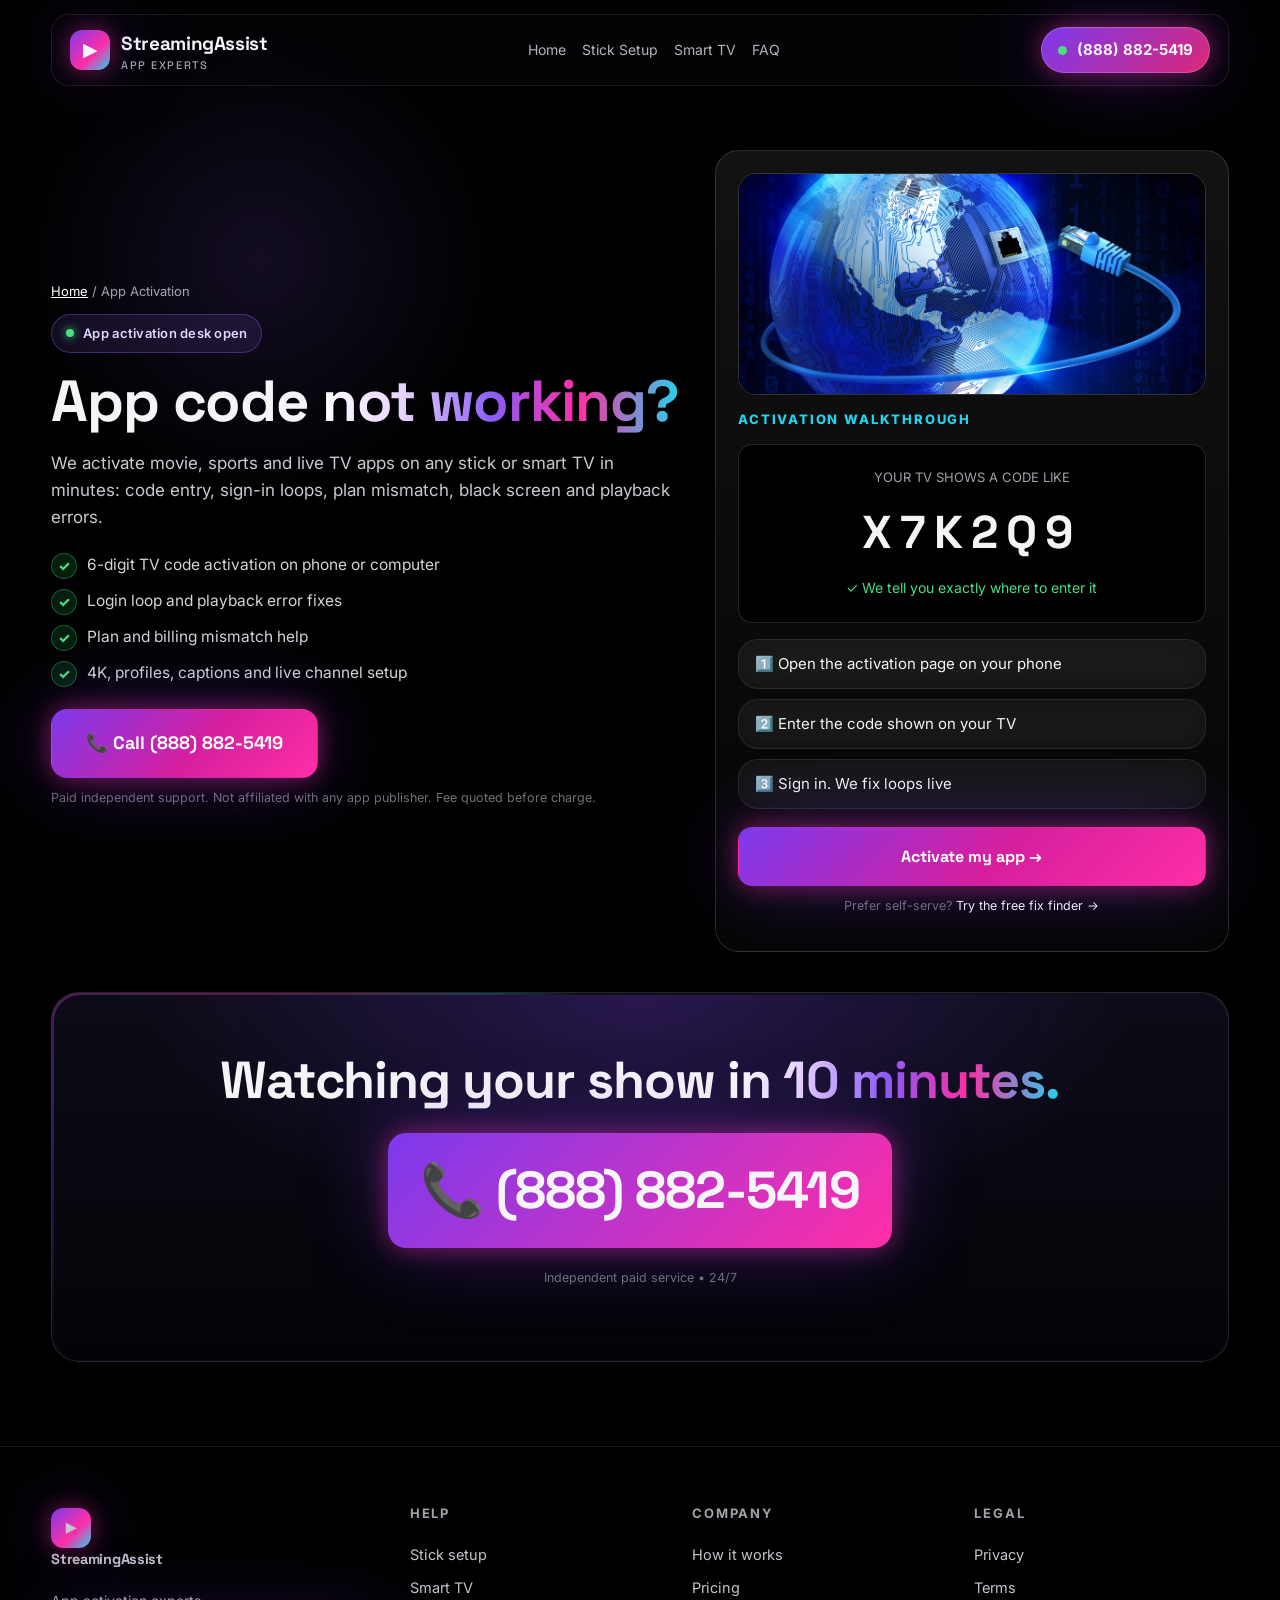
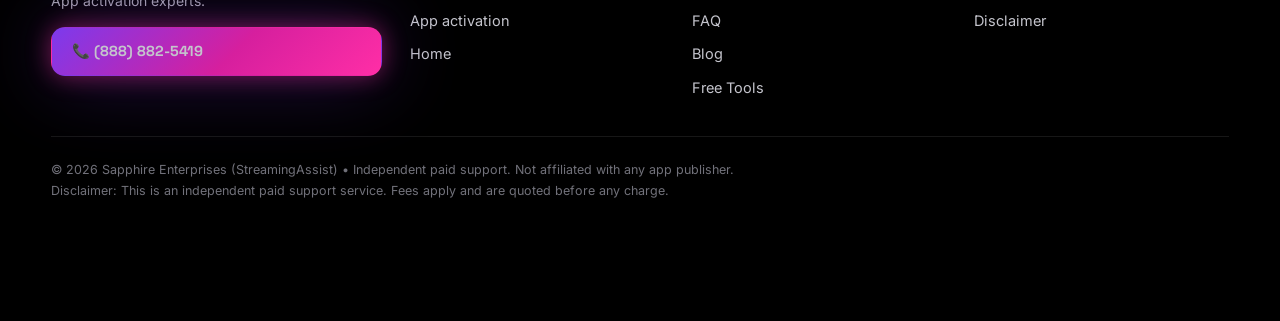
<file: app-activation.html>
<!doctype html><html lang="en"><head>
<meta charset="UTF-8"/>
<!-- Google tag (gtag.js) -->
<script async src="https://www.googletagmanager.com/gtag/js?id=AW-16799190588"></script>
<script>
  window.dataLayer = window.dataLayer || [];
  function gtag(){dataLayer.push(arguments);}
  gtag('js', new Date());

  gtag('config', 'AW-16799190588');
</script><meta name="viewport" content="width=device-width, initial-scale=1.0"/>
<title>Movie App Activation Help: Call (888) 882-5419 | StreamingAssist</title>
<meta name="description" content="Movie app asking for a TV code? Login loop or playback error? Call (888) 882-5419. Live experts activate apps on any stick or smart TV. 24/7."/>
<link rel="icon" type="image/svg+xml" href="data:image/svg+xml,%3Csvg xmlns='http://www.w3.org/2000/svg' viewBox='0 0 64 64'%3E%3Crect width='64' height='64' rx='16' fill='%2322d3ee'/%3E%3Cpath d='M26 20l18 12-18 12z' fill='white'/%3E%3C/svg%3E"/>
<link rel="preconnect" href="https://fonts.googleapis.com"><link rel="preconnect" href="https://fonts.gstatic.com" crossorigin>
<link href="https://fonts.googleapis.com/css2?family=Space+Grotesk:wght@500;600;700&family=Inter:wght@400;500;600;700&display=swap" rel="stylesheet">
<link rel="stylesheet" href="assets/css/style.css"/><link rel="canonical" href="https://streamingassist.online/app-activation.html"/>
<meta name="theme-color" content="#000000"/>
<meta property="og:type" content="website"/><meta property="og:url" content="https://streamingassist.online/app-activation.html"/>
<meta property="og:title" content="Movie App Activation Help: Call (888) 882-5419 | StreamingAssist"/>
<meta property="og:description" content="App asking for a TV code? Login loop or playback error? Live experts activate apps on any stick or smart TV. Call (888) 882-5419, 24/7."/>
<meta property="og:image" content="https://streamingassist.online/assets/img/broadband.jpg"/>
<meta name="twitter:card" content="summary_large_image"/>
<meta name="twitter:title" content="Movie App Activation Help: Call (888) 882-5419"/>
<meta name="twitter:description" content="TV code not working? Live experts activate apps on any stick or smart TV. Call (888) 882-5419, 24/7."/>
<script type="application/ld+json">{"@context":"https://schema.org","@type":"BreadcrumbList","itemListElement":[{"@type":"ListItem","position":1,"name":"Home","item":"https://streamingassist.online/"},{"@type":"ListItem","position":2,"name":"App Activation Help","item":"https://streamingassist.online/app-activation.html"}]}</script>
</head><body>
<div id="progress"></div><div class="ambient"></div><canvas id="stars"></canvas><div class="orb orb-3"></div><div class="orb orb-1"></div><div id="cursorGlow"></div>
<header id="siteHeader"><div class="nav-inner">
<a href="index.html" class="logo"><span class="logo-mark">▶</span><span>StreamingAssist<small>APP EXPERTS</small></span></a>
<nav class="nav-links"><a href="index.html">Home</a><a href="stick-setup.html">Stick Setup</a><a href="smart-tv-setup.html">Smart TV</a><a href="index.html#faq">FAQ</a></nav>
<div class="nav-cta"><a class="phone-pill" href="tel:+18888825419"><span class="dot"></span><span class="num">(888) 882-5419</span><span style="font-size:13px">Call Now</span></a><button class="hamburger" id="hamburger">☰</button></div>
</div></header>
<div class="mobile-menu" id="mobileMenu"><a href="index.html">Home</a><a href="stick-setup.html">Stick Setup</a><a href="smart-tv-setup.html">Smart TV</a><a href="app-activation.html">App Activation</a><a href="blog.html">Blog</a><a href="tools.html">Free Tools</a><a href="tel:+18888825419" style="background:linear-gradient(135deg,#7c3aed,#ff2ea6);text-align:center">📞 Call (888) 882-5419</a></div>
<main>
<section class="subhero"><div class="container subhero-grid">
<div>
<div class="breadcrumb"><a href="index.html">Home</a> / App Activation</div>
<span class="eyebrow"><span class="live"></span> App activation desk open</span>
<h1 style="font-size:clamp(34px,5.5vw,58px);margin:18px 0">App code <span class="text-gradient">not working?</span></h1>
<p style="color:#c9c9d1;font-size:17px">We activate movie, sports and live TV apps on any stick or smart TV in minutes: code entry, sign-in loops, plan mismatch, black screen and playback errors.</p>
<ul class="check-list">
<li><i>✓</i> 6-digit TV code activation on phone or computer</li>
<li><i>✓</i> Login loop and playback error fixes</li>
<li><i>✓</i> Plan and billing mismatch help</li>
<li><i>✓</i> 4K, profiles, captions and live channel setup</li>
</ul>
<div style="display:flex;gap:12px;flex-wrap:wrap"><a href="tel:+18888825419" class="btn btn-primary btn-lg pulse-ring">📞 Call (888) 882-5419</a></div>
<p class="micro">Paid independent support. Not affiliated with any app publisher. Fee quoted before charge.</p>
</div>
<div><div class="glass-strong" style="padding:22px" data-tilt>
<div class="side-media"><img src="assets/img/broadband.jpg" alt="Fast network for app activation and 4K playback"/></div>
<div style="font-size:13px;letter-spacing:.14em;color:var(--cyan);font-weight:800;margin-top:14px">ACTIVATION WALKTHROUGH</div>
<div style="background:#000;border:1px solid var(--stroke-2);border-radius:14px;padding:22px;margin-top:14px;text-align:center">
<div style="font-size:13px;color:var(--muted)">YOUR TV SHOWS A CODE LIKE</div>
<div style="font-family:var(--font-display);font-size:46px;font-weight:800;letter-spacing:.18em;margin:8px 0">X7K2Q9</div>
<div style="font-size:14px;color:#4ade80">✓ We tell you exactly where to enter it</div>
</div>
<div style="display:grid;gap:10px;margin-top:16px;font-size:15px">
<div class="glass" style="padding:12px 16px">1️⃣ Open the activation page on your phone</div>
<div class="glass" style="padding:12px 16px">2️⃣ Enter the code shown on your TV</div>
<div class="glass" style="padding:12px 16px">3️⃣ Sign in. We fix loops live</div>
</div>
<a href="tel:+18888825419" class="btn btn-primary" style="width:100%;margin-top:18px">Activate my app →</a>
<p class="micro" style="text-align:center">Prefer self-serve? <a href="tools.html#fix-finder" style="color:#fff">Try the free fix finder →</a></p>
</div></div>
</div></section>
<section style="padding-top:10px"><div class="container">
<div class="cta-box reveal"><div class="cta-inner"><h2>Watching your show <span class="text-gradient">in 10 minutes.</span></h2><div><a class="cta-number" href="tel:+18888825419">📞 (888) 882-5419</a></div><p class="micro">Independent paid service • 24/7</p></div></div>
</div></section>
</main>
<footer><div class="container"><div class="foot-grid">
<div><a href="index.html" class="logo"><span class="logo-mark">▶</span><span>StreamingAssist</span></a><p style="color:var(--muted);font-size:14px">App activation experts.</p><a href="tel:+18888825419" class="btn btn-primary" style="padding:12px 20px">📞 (888) 882-5419</a></div>
<div><h4>Help</h4><a href="stick-setup.html">Stick setup</a><a href="smart-tv-setup.html">Smart TV</a><a href="app-activation.html">App activation</a><a href="index.html">Home</a></div>
<div><h4>Company</h4><a href="index.html#how">How it works</a><a href="index.html#plans">Pricing</a><a href="index.html#faq">FAQ</a><a href="blog.html">Blog</a><a href="tools.html">Free Tools</a></div>
<div><h4>Legal</h4><a href="privacy.html">Privacy</a><a href="terms.html">Terms</a><a href="disclaimer.html">Disclaimer</a></div>
</div><div class="foot-note">© <span data-year>2026</span> Sapphire Enterprises (StreamingAssist) • Independent paid support. Not affiliated with any app publisher.<br/>Disclaimer: This is an independent paid support service. Fees apply and are quoted before any charge.</div></div></footer>
<div class="call-modal" id="callModal" role="dialog" aria-modal="true" aria-label="Call a live expert">
  <div class="call-modal-card">
    <button class="call-modal-close" data-close aria-label="Close">✕</button>
    <div class="call-modal-icon">📞</div>
    <h2>Talk to a live expert <span class="text-gradient">right now</span></h2>
    <p>Real streaming help: setup, activation and buffering fixes. Average pickup under 2 minutes.</p>
    <a class="call-modal-number" href="tel:+18888825419">📞 (888) 882-5419</a>
    <a href="tel:+18888825419" class="btn btn-primary" style="width:100%">Call now</a>
    <button class="call-modal-later" data-close>Continue browsing</button>
    <p class="micro">Paid service • Fee disclosed before charge</p>
  </div>
</div>

<div class="sticky-call"><a class="call-now" href="tel:+18888825419">📞 Call Now</a><a class="call-main" href="tel:+18888825419">(888) 882-5419</a></div>
<script src="assets/js/main.js"></script></body></html>
</file>
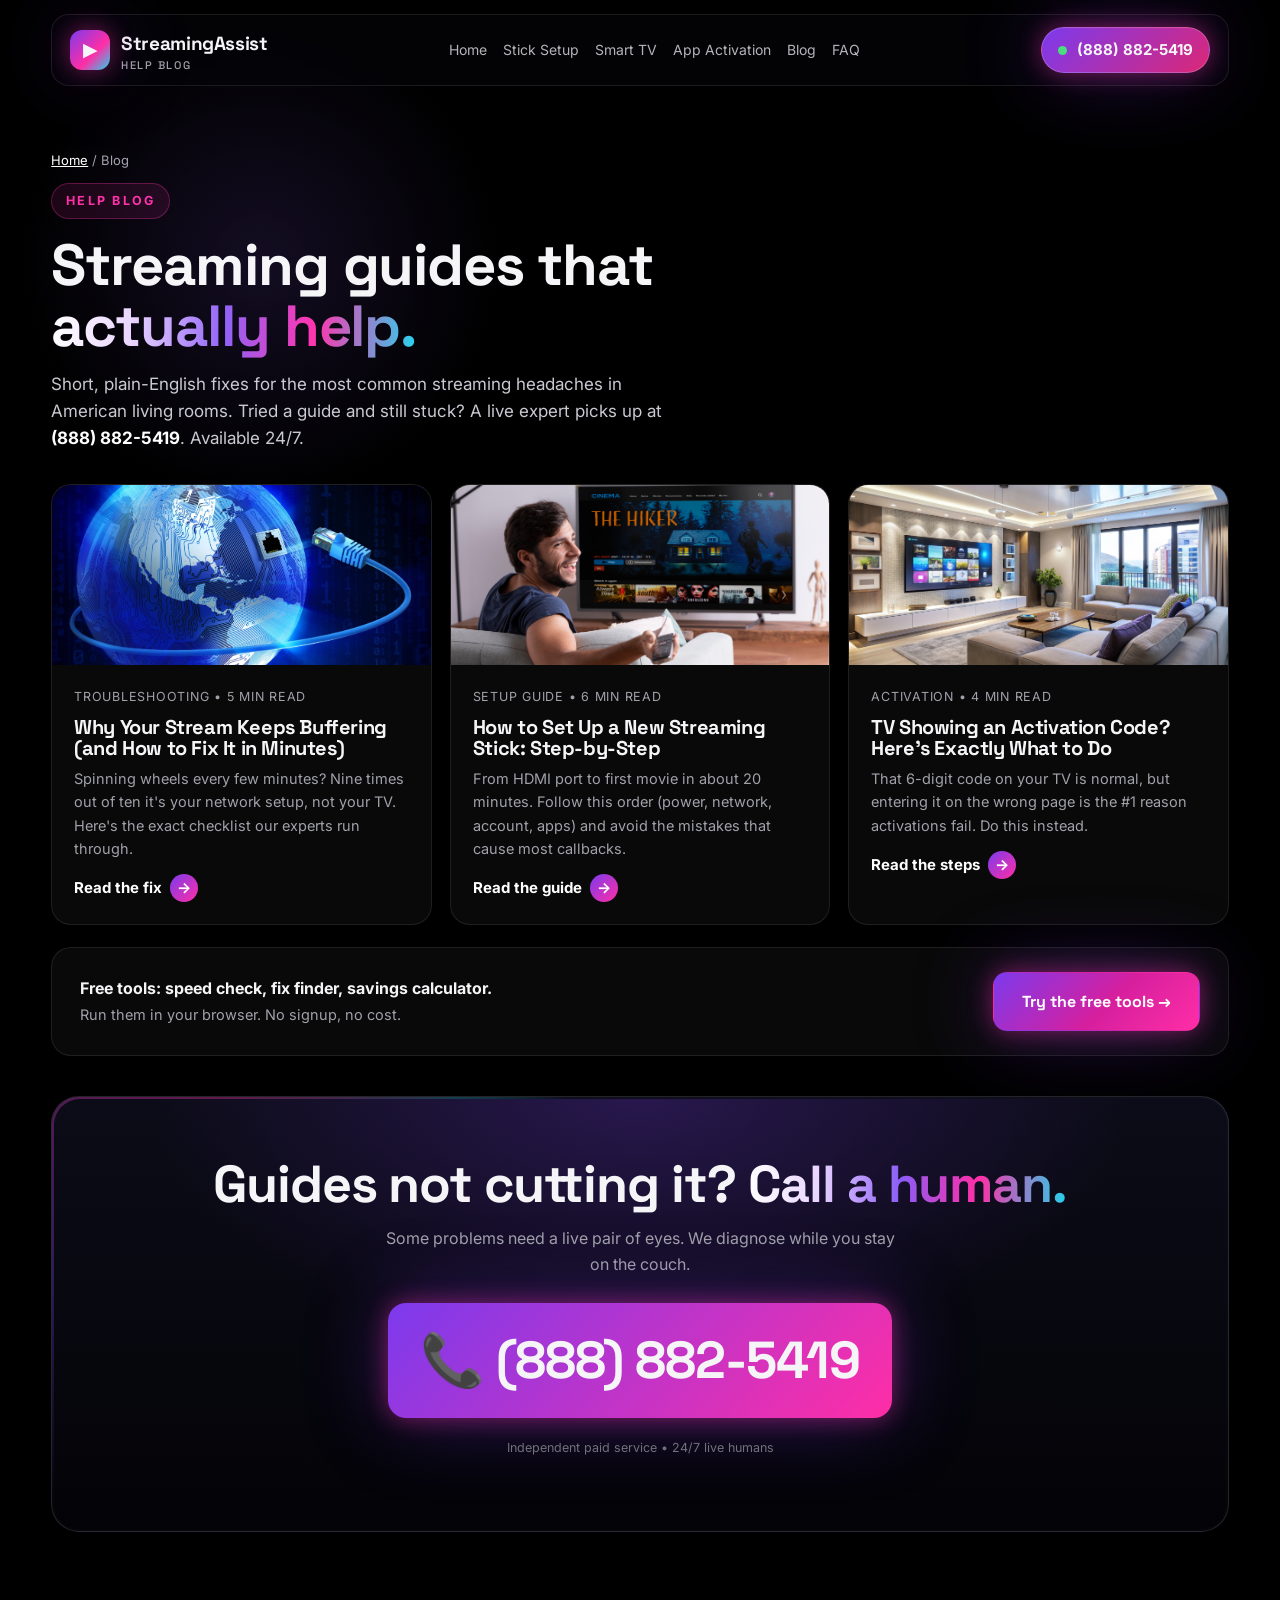
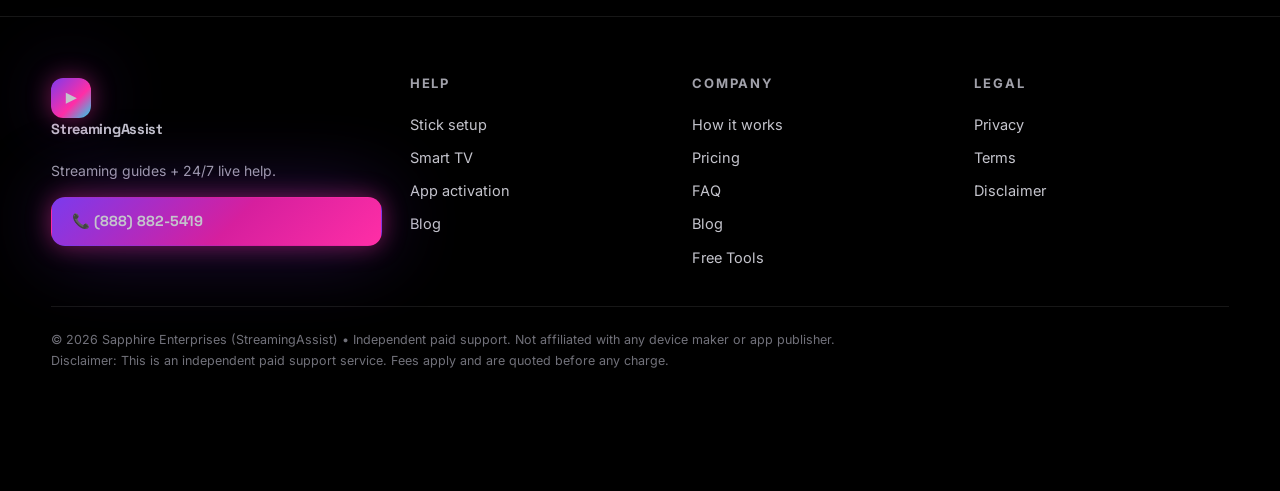
<file: blog.html>
<!doctype html><html lang="en"><head>
<meta charset="UTF-8"/>
<!-- Google tag (gtag.js) -->
<script async src="https://www.googletagmanager.com/gtag/js?id=AW-16799190588"></script>
<script>
  window.dataLayer = window.dataLayer || [];
  function gtag(){dataLayer.push(arguments);}
  gtag('js', new Date());

  gtag('config', 'AW-16799190588');
</script>
<meta name="viewport" content="width=device-width, initial-scale=1.0"/>
<title>Streaming Help Blog: Setup Guides & Fixes | StreamingAssist</title>
<meta name="description" content="Free streaming guides: fix buffering, set up a new streaming stick, activate apps with a TV code, and cut your cable bill. Stuck? Call (888) 882-5419, 24/7."/>
<link rel="icon" type="image/svg+xml" href="data:image/svg+xml,%3Csvg xmlns='http://www.w3.org/2000/svg' viewBox='0 0 64 64'%3E%3Crect width='64' height='64' rx='16' fill='%237c3aed'/%3E%3Cpath d='M26 20l18 12-18 12z' fill='white'/%3E%3C/svg%3E"/>
<link rel="preconnect" href="https://fonts.googleapis.com"><link rel="preconnect" href="https://fonts.gstatic.com" crossorigin>
<link href="https://fonts.googleapis.com/css2?family=Space+Grotesk:wght@500;600;700&family=Inter:wght@400;500;600;700&display=swap" rel="stylesheet">
<link rel="stylesheet" href="assets/css/style.css"/><link rel="canonical" href="https://streamingassist.online/blog.html"/>
<meta name="theme-color" content="#000000"/>
<meta property="og:type" content="website"/><meta property="og:url" content="https://streamingassist.online/blog.html"/>
<meta property="og:title" content="Streaming Help Blog: Setup Guides & Fixes"/>
<meta property="og:description" content="Free guides: fix buffering, set up a stick, activate apps. Stuck? Call (888) 882-5419, 24/7."/>
<meta property="og:image" content="https://streamingassist.online/assets/img/living-room.jpg"/>
<meta name="twitter:card" content="summary_large_image"/>
<meta name="twitter:title" content="Streaming Help Blog: Setup Guides & Fixes"/>
<meta name="twitter:description" content="Free streaming guides. Stuck? Call (888) 882-5419, 24/7."/>
<script type="application/ld+json">{"@context":"https://schema.org","@type":"BreadcrumbList","itemListElement":[{"@type":"ListItem","position":1,"name":"Home","item":"https://streamingassist.online/"},{"@type":"ListItem","position":2,"name":"Blog","item":"https://streamingassist.online/blog.html"}]}</script>
</head><body>
<div id="progress"></div><div class="ambient"></div><canvas id="stars"></canvas><div class="orb orb-1"></div><div class="orb orb-2"></div><div id="cursorGlow"></div>
<header id="siteHeader"><div class="nav-inner">
<a href="index.html" class="logo"><span class="logo-mark">▶</span><span>StreamingAssist<small>HELP BLOG</small></span></a>
<nav class="nav-links"><a href="index.html">Home</a><a href="stick-setup.html">Stick Setup</a><a href="smart-tv-setup.html">Smart TV</a><a href="app-activation.html">App Activation</a><a href="blog.html">Blog</a><a href="index.html#faq">FAQ</a></nav>
<div class="nav-cta"><a class="phone-pill" href="tel:+18888825419"><span class="dot"></span><span class="num">(888) 882-5419</span><span style="font-size:13px">Call Now</span></a><button class="hamburger" id="hamburger">☰</button></div>
</div></header>
<div class="mobile-menu" id="mobileMenu"><a href="index.html">Home</a><a href="stick-setup.html">Stick Setup</a><a href="smart-tv-setup.html">Smart TV</a><a href="app-activation.html">App Activation</a><a href="blog.html">Blog</a><a href="tools.html">Free Tools</a><a href="tel:+18888825419" style="background:linear-gradient(135deg,#7c3aed,#ff2ea6);text-align:center">📞 Call (888) 882-5419</a></div>
<main>
<section class="subhero"><div class="container">
<div class="breadcrumb"><a href="index.html">Home</a> / Blog</div>
<div class="section-head left reveal visible" style="margin-bottom:32px">
<span class="kicker">Help blog</span>
<h1 style="font-size:clamp(34px,5.5vw,58px)">Streaming guides that <span class="text-gradient">actually help.</span></h1>
<p style="color:#c9c9d1;font-size:17px;max-width:640px">Short, plain-English fixes for the most common streaming headaches in American living rooms. Tried a guide and still stuck? A live expert picks up at <a href="tel:+18888825419" style="color:#fff;font-weight:700">(888) 882-5419</a>. Available 24/7.</p>
</div>
<div class="blog-grid">
<article class="glass post-card reveal" data-tilt><img src="assets/img/broadband.jpg" alt="Home network Concept for fixing streaming buffering" loading="lazy"/><div class="post-card-body"><div class="post-meta">Troubleshooting • 5 min read</div><h3>Why Your Stream Keeps Buffering (and How to Fix It in Minutes)</h3><p>Spinning wheels every few minutes? Nine times out of ten it's your network setup, not your TV. Here's the exact checklist our experts run through.</p><a class="svc-link" href="blog/fix-buffering.html">Read the fix <span>→</span></a></div></article>
<article class="glass post-card reveal reveal-d1" data-tilt><img src="assets/img/viewer.jpg" alt="Viewer setting up a new streaming stick with a remote" loading="lazy"/><div class="post-card-body"><div class="post-meta">Setup guide • 6 min read</div><h3>How to Set Up a New Streaming Stick: Step-by-Step</h3><p>From HDMI port to first movie in about 20 minutes. Follow this order (power, network, account, apps) and avoid the mistakes that cause most callbacks.</p><a class="svc-link" href="blog/stick-setup-guide.html">Read the guide <span>→</span></a></div></article>
<article class="glass post-card reveal reveal-d2" data-tilt><img src="assets/img/living-room.jpg" alt="Smart TV showing an app activation code screen" loading="lazy"/><div class="post-card-body"><div class="post-meta">Activation • 4 min read</div><h3>TV Showing an Activation Code? Here's Exactly What to Do</h3><p>That 6-digit code on your TV is normal, but entering it on the wrong page is the #1 reason activations fail. Do this instead.</p><a class="svc-link" href="blog/activate-app-tv-code.html">Read the steps <span>→</span></a></div></article>
</div>
<div class="glass reveal" style="margin-top:22px;display:grid;grid-template-columns:1fr auto;gap:18px;align-items:center;padding:24px 28px;border-radius:20px">
<div><b>Free tools: speed check, fix finder, savings calculator.</b><br/><span style="color:var(--muted);font-size:14.5px">Run them in your browser. No signup, no cost.</span></div>
<a href="tools.html" class="btn btn-primary">Try the free tools →</a>
</div>
</div></section>
<section style="padding-top:10px"><div class="container">
<div class="cta-box reveal"><div class="cta-inner"><h2>Guides not cutting it? <span class="text-gradient">Call a human.</span></h2><p style="color:var(--muted);max-width:520px;margin:14px auto 0">Some problems need a live pair of eyes. We diagnose while you stay on the couch.</p><div><a class="cta-number" href="tel:+18888825419">📞 (888) 882-5419</a></div><p class="micro">Independent paid service • 24/7 live humans</p></div></div>
</div></section>
</main>
<footer><div class="container"><div class="foot-grid">
<div><a href="index.html" class="logo"><span class="logo-mark">▶</span><span>StreamingAssist</span></a><p style="color:var(--muted);font-size:14px">Streaming guides + 24/7 live help.</p><a href="tel:+18888825419" class="btn btn-primary" style="padding:12px 20px">📞 (888) 882-5419</a></div>
<div><h4>Help</h4><a href="stick-setup.html">Stick setup</a><a href="smart-tv-setup.html">Smart TV</a><a href="app-activation.html">App activation</a><a href="blog.html">Blog</a></div>
<div><h4>Company</h4><a href="index.html#how">How it works</a><a href="index.html#plans">Pricing</a><a href="index.html#faq">FAQ</a><a href="blog.html">Blog</a><a href="tools.html">Free Tools</a></div>
<div><h4>Legal</h4><a href="privacy.html">Privacy</a><a href="terms.html">Terms</a><a href="disclaimer.html">Disclaimer</a></div>
</div><div class="foot-note">© <span data-year>2026</span> Sapphire Enterprises (StreamingAssist) • Independent paid support. Not affiliated with any device maker or app publisher.<br/>Disclaimer: This is an independent paid support service. Fees apply and are quoted before any charge.</div></div></footer>
<div class="call-modal" id="callModal" role="dialog" aria-modal="true" aria-label="Call a live expert">
  <div class="call-modal-card">
    <button class="call-modal-close" data-close aria-label="Close">✕</button>
    <div class="call-modal-icon">📞</div>
    <h2>Talk to a live expert <span class="text-gradient">right now</span></h2>
    <p>Real streaming help: setup, activation and buffering fixes. Average pickup under 2 minutes.</p>
    <a class="call-modal-number" href="tel:+18888825419">📞 (888) 882-5419</a>
    <a href="tel:+18888825419" class="btn btn-primary" style="width:100%">Call now</a>
    <button class="call-modal-later" data-close>Continue browsing</button>
    <p class="micro">Paid service • Fee disclosed before charge</p>
  </div>
</div>
<div class="sticky-call"><a class="call-now" href="tel:+18888825419">📞 Call Now</a><a class="call-main" href="tel:+18888825419">(888) 882-5419</a></div>
<script src="assets/js/main.js"></script></body></html>
</file>
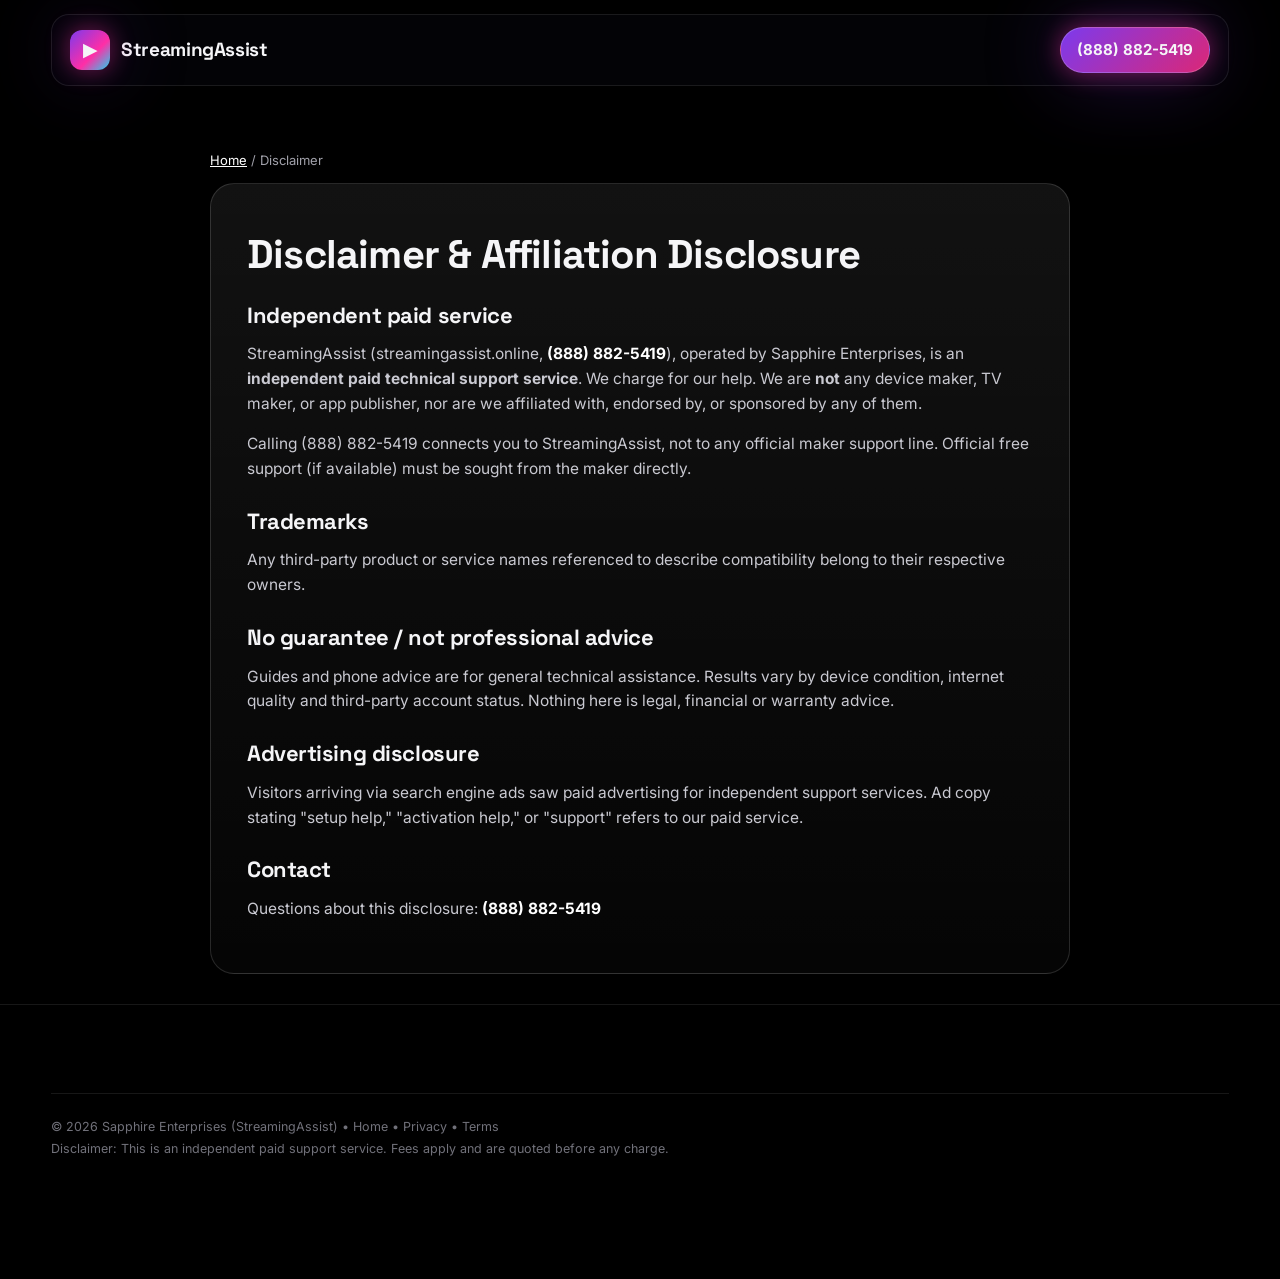
<file: disclaimer.html>
<!doctype html><html lang="en"><head><meta charset="UTF-8"/>
<!-- Google tag (gtag.js) -->
<script async src="https://www.googletagmanager.com/gtag/js?id=AW-16799190588"></script>
<script>
  window.dataLayer = window.dataLayer || [];
  function gtag(){dataLayer.push(arguments);}
  gtag('js', new Date());

  gtag('config', 'AW-16799190588');
</script><meta name="viewport" content="width=device-width, initial-scale=1.0"/>
<title>Disclaimer & Affiliation Disclosure | StreamingAssist</title><meta name="description" content="StreamingAssist disclaimer: independent paid support, no affiliation with any device maker or app publisher."/>
<link href="https://fonts.googleapis.com/css2?family=Space+Grotesk:wght@500;600;700&family=Inter:wght@400;500;600&display=swap" rel="stylesheet">
<link rel="stylesheet" href="assets/css/style.css"/>
<link rel="canonical" href="https://streamingassist.online/disclaimer.html"/><meta name="theme-color" content="#000000"/></head><body>
<div class="ambient"></div><header id="siteHeader"><div class="nav-inner"><a href="index.html" class="logo"><span class="logo-mark">▶</span><span>StreamingAssist</span></a><div class="nav-cta"><a class="phone-pill" href="tel:+18888825419"><span class="dot"></span>(888) 882-5419</a></div></div></header>
<main><section class="subhero"><div class="container legal"><div class="breadcrumb"><a href="index.html">Home</a> / Disclaimer</div><div class="glass-strong">
<h1>Disclaimer & Affiliation Disclosure</h1>
<h2 id="affiliation">Independent paid service</h2>
<p>StreamingAssist (streamingassist.online, <a href="tel:+18888825419" style="color:#fff;font-weight:700">(888) 882-5419</a>), operated by Sapphire Enterprises, is an <b>independent paid technical support service</b>. We charge for our help. We are <b>not</b> any device maker, TV maker, or app publisher, nor are we affiliated with, endorsed by, or sponsored by any of them.</p>
<p>Calling (888) 882-5419 connects you to StreamingAssist, not to any official maker support line. Official free support (if available) must be sought from the maker directly.</p>
<h2>Trademarks</h2><p>Any third-party product or service names referenced to describe compatibility belong to their respective owners.</p>
<h2>No guarantee / not professional advice</h2><p>Guides and phone advice are for general technical assistance. Results vary by device condition, internet quality and third-party account status. Nothing here is legal, financial or warranty advice.</p>
<h2>Advertising disclosure</h2><p>Visitors arriving via search engine ads saw paid advertising for independent support services. Ad copy stating "setup help," "activation help," or "support" refers to our paid service.</p>
<h2>Contact</h2><p>Questions about this disclosure: <a href="tel:+18888825419" style="color:#fff;font-weight:700">(888) 882-5419</a></p>
</div></div></section></main>
<footer><div class="container"><div class="foot-note">© <span data-year>2026</span> Sapphire Enterprises (StreamingAssist) • <a href="index.html">Home</a> • <a href="privacy.html">Privacy</a> • <a href="terms.html">Terms</a><br/>Disclaimer: This is an independent paid support service. Fees apply and are quoted before any charge.</div></div></footer>
<script src="assets/js/main.js"></script></body></html>
</file>
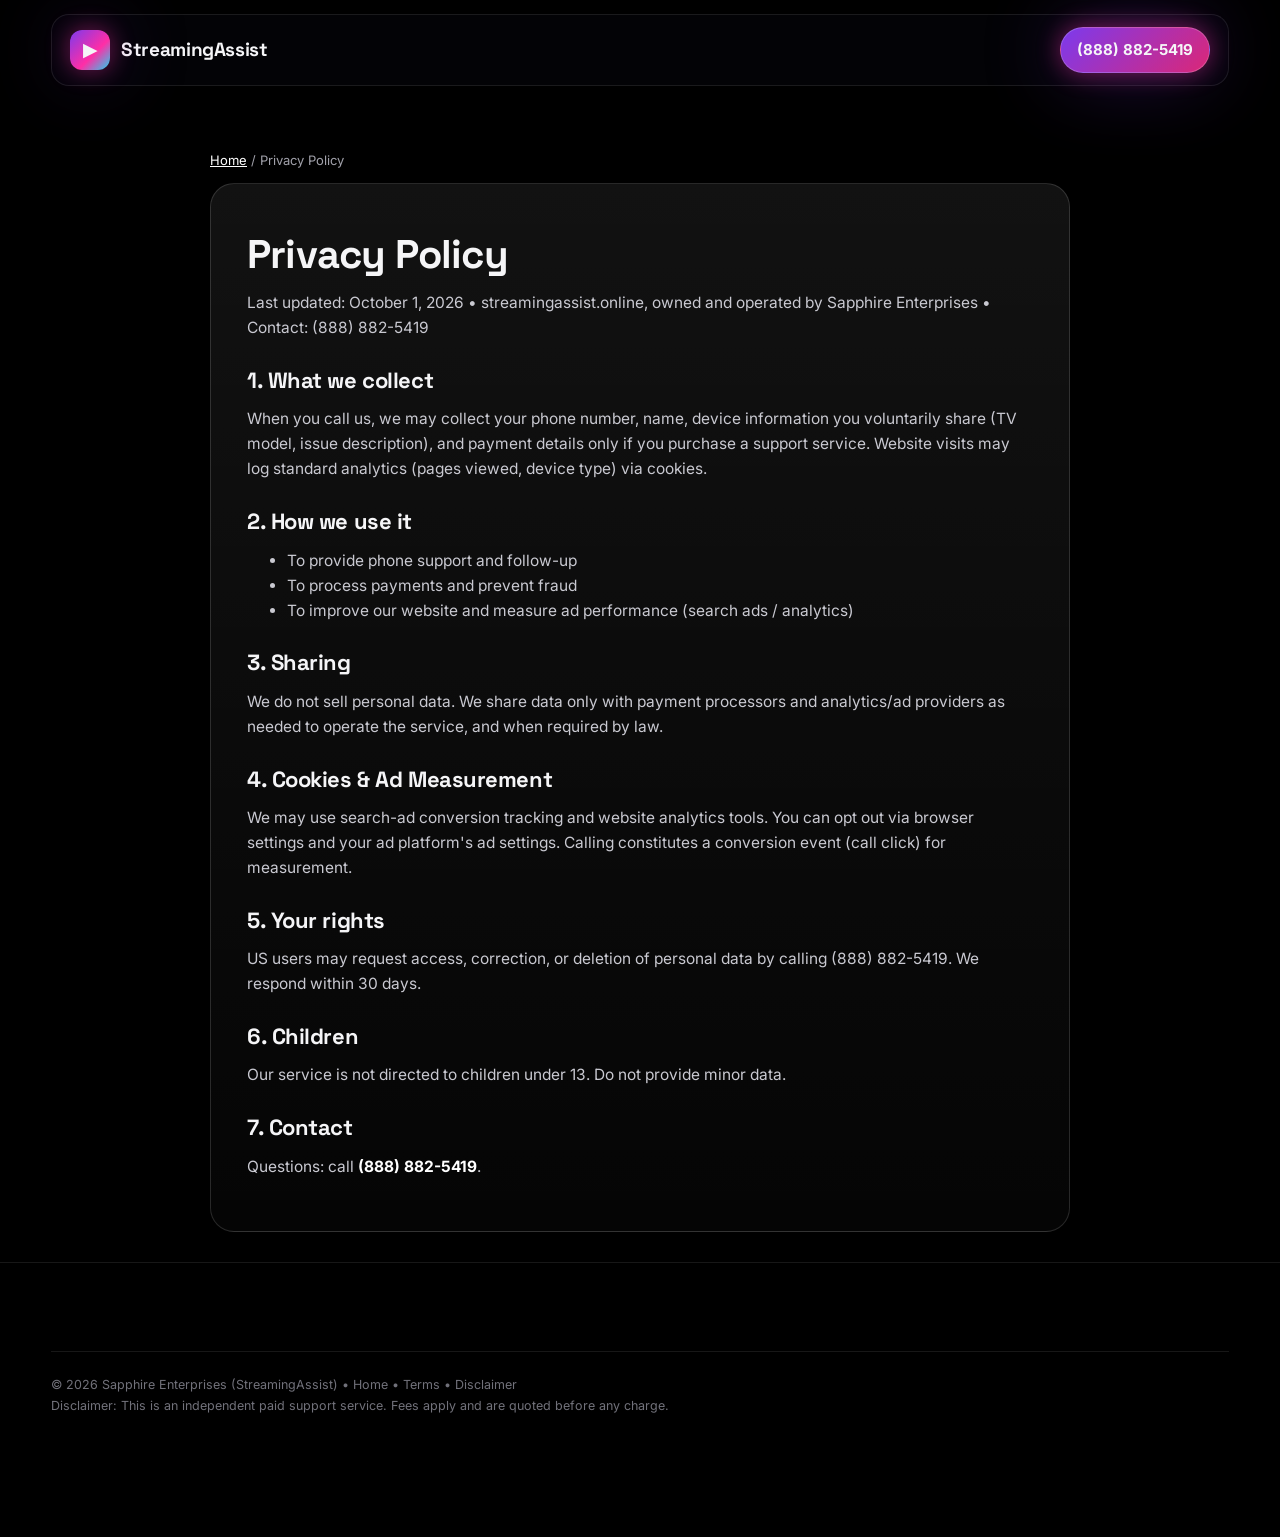
<file: privacy.html>
<!doctype html><html lang="en"><head><meta charset="UTF-8"/>
<!-- Google tag (gtag.js) -->
<script async src="https://www.googletagmanager.com/gtag/js?id=AW-16799190588"></script>
<script>
  window.dataLayer = window.dataLayer || [];
  function gtag(){dataLayer.push(arguments);}
  gtag('js', new Date());

  gtag('config', 'AW-16799190588');
</script><meta name="viewport" content="width=device-width, initial-scale=1.0"/>
<title>Privacy Policy | StreamingAssist</title><meta name="description" content="StreamingAssist privacy policy."/>
<link href="https://fonts.googleapis.com/css2?family=Space+Grotesk:wght@500;600;700&family=Inter:wght@400;500;600&display=swap" rel="stylesheet">
<link rel="stylesheet" href="assets/css/style.css"/>
<link rel="canonical" href="https://streamingassist.online/privacy.html"/><meta name="theme-color" content="#000000"/></head><body>
<div class="ambient"></div><header id="siteHeader"><div class="nav-inner"><a href="index.html" class="logo"><span class="logo-mark">▶</span><span>StreamingAssist</span></a><div class="nav-cta"><a class="phone-pill" href="tel:+18888825419"><span class="dot"></span>(888) 882-5419</a></div></div></header>
<main><section class="subhero"><div class="container legal"><div class="breadcrumb"><a href="index.html">Home</a> / Privacy Policy</div><div class="glass-strong">
<h1>Privacy Policy</h1><p>Last updated: October 1, 2026 • streamingassist.online, owned and operated by Sapphire Enterprises • Contact: (888) 882-5419</p>
<h2>1. What we collect</h2><p>When you call us, we may collect your phone number, name, device information you voluntarily share (TV model, issue description), and payment details only if you purchase a support service. Website visits may log standard analytics (pages viewed, device type) via cookies.</p>
<h2>2. How we use it</h2><ul><li>To provide phone support and follow-up</li><li>To process payments and prevent fraud</li><li>To improve our website and measure ad performance (search ads / analytics)</li></ul>
<h2>3. Sharing</h2><p>We do not sell personal data. We share data only with payment processors and analytics/ad providers as needed to operate the service, and when required by law.</p>
<h2>4. Cookies & Ad Measurement</h2><p>We may use search-ad conversion tracking and website analytics tools. You can opt out via browser settings and your ad platform's ad settings. Calling constitutes a conversion event (call click) for measurement.</p>
<h2>5. Your rights</h2><p>US users may request access, correction, or deletion of personal data by calling (888) 882-5419. We respond within 30 days.</p>
<h2>6. Children</h2><p>Our service is not directed to children under 13. Do not provide minor data.</p>
<h2>7. Contact</h2><p>Questions: call <a href="tel:+18888825419" style="color:#fff;font-weight:700">(888) 882-5419</a>.</p>
</div></div></section></main>
<footer><div class="container"><div class="foot-note">© <span data-year>2026</span> Sapphire Enterprises (StreamingAssist) • <a href="index.html">Home</a> • <a href="terms.html">Terms</a> • <a href="disclaimer.html">Disclaimer</a><br/>Disclaimer: This is an independent paid support service. Fees apply and are quoted before any charge.</div></div></footer>
<script src="assets/js/main.js"></script></body></html>
</file>
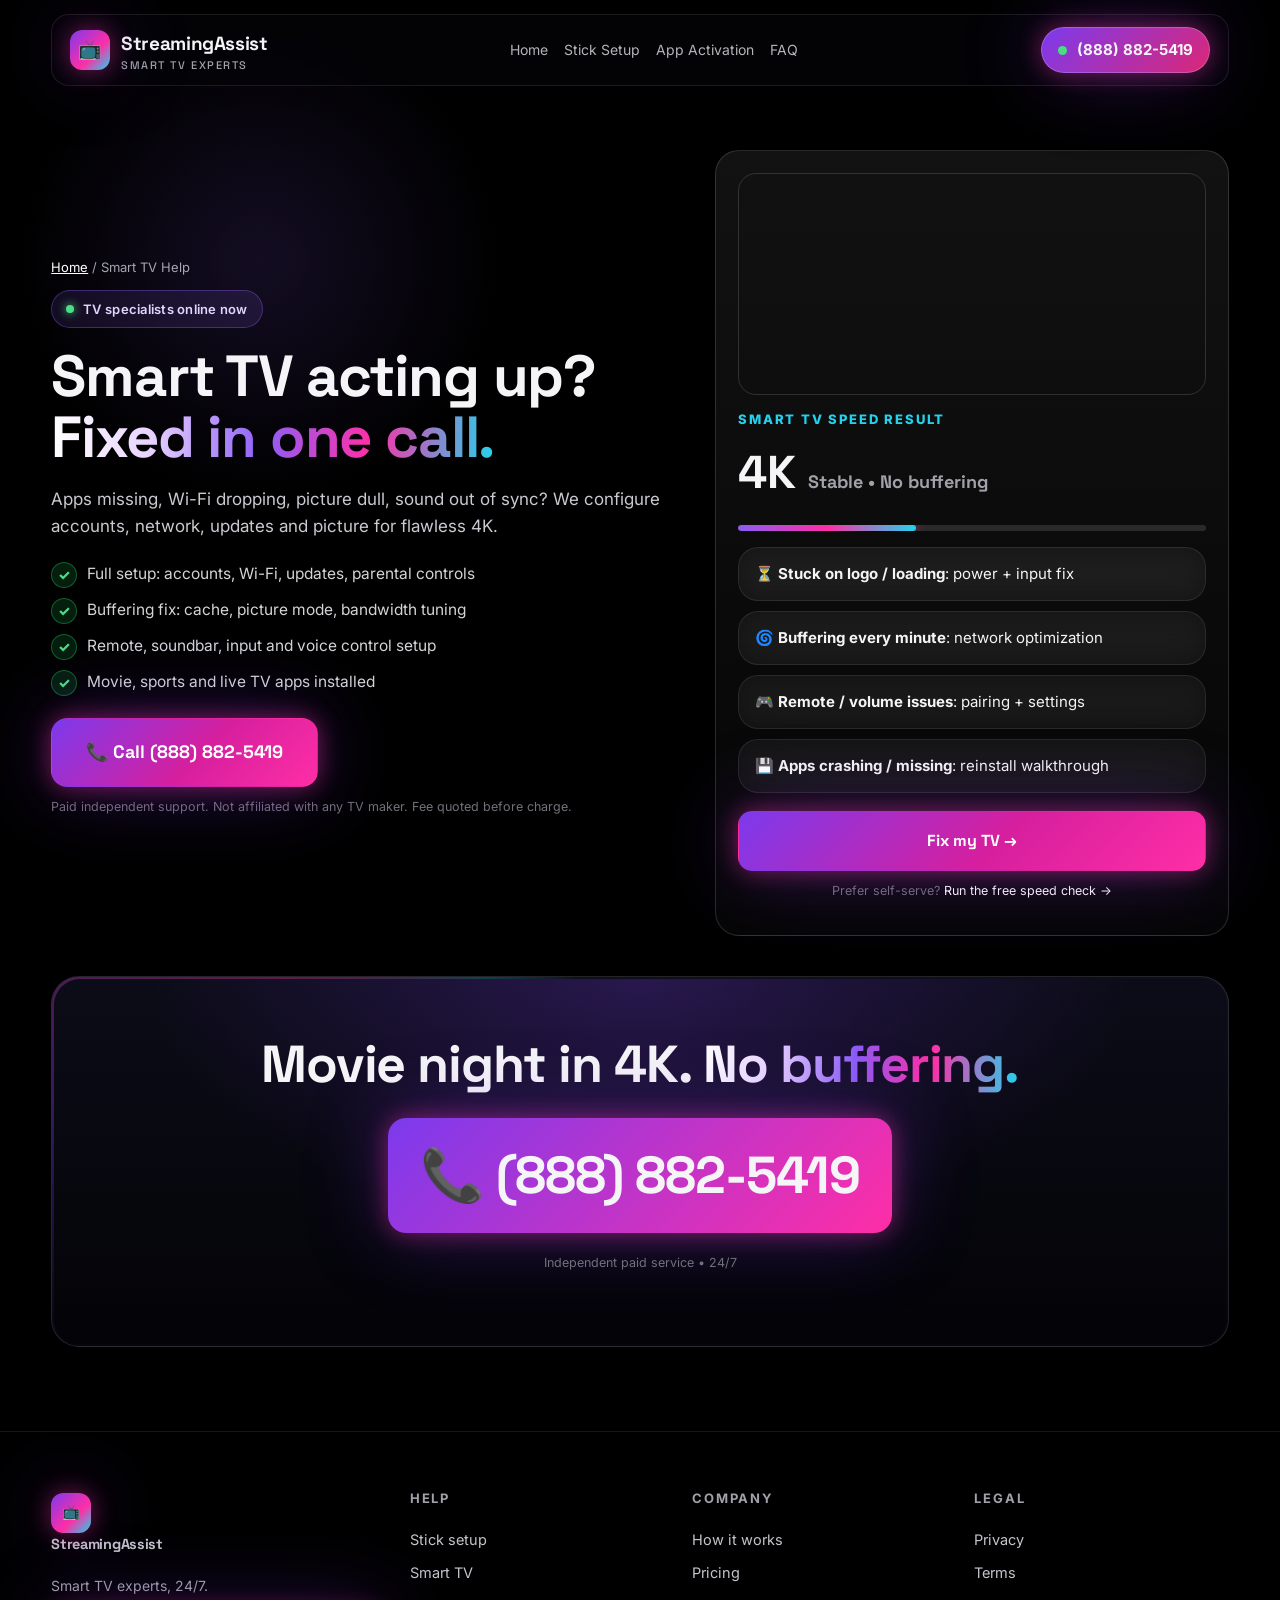
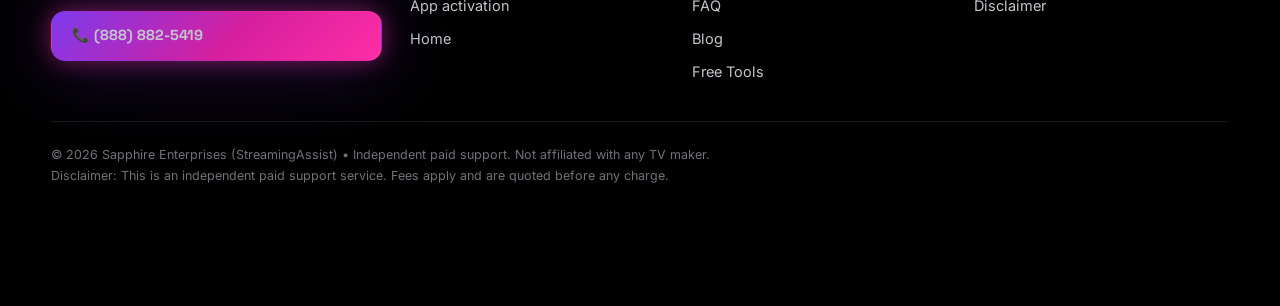
<file: smart-tv-setup.html>
<!doctype html><html lang="en"><head>
<meta charset="UTF-8"/>
<!-- Google tag (gtag.js) -->
<script async src="https://www.googletagmanager.com/gtag/js?id=AW-16799190588"></script>
<script>
  window.dataLayer = window.dataLayer || [];
  function gtag(){dataLayer.push(arguments);}
  gtag('js', new Date());

  gtag('config', 'AW-16799190588');
</script><meta name="viewport" content="width=device-width, initial-scale=1.0"/>
<title>Smart TV Setup Help: Call (888) 882-5419 | StreamingAssist</title>
<meta name="description" content="Smart TV apps missing, Wi-Fi issues, buffering or login errors? Call (888) 882-5419. Live experts set up and fix any smart TV. 24/7."/>
<link rel="icon" type="image/svg+xml" href="data:image/svg+xml,%3Csvg xmlns='http://www.w3.org/2000/svg' viewBox='0 0 64 64'%3E%3Crect width='64' height='64' rx='16' fill='%23ff2ea6'/%3E%3Cpath d='M26 20l18 12-18 12z' fill='white'/%3E%3C/svg%3E"/>
<link rel="preconnect" href="https://fonts.googleapis.com"><link rel="preconnect" href="https://fonts.gstatic.com" crossorigin>
<link href="https://fonts.googleapis.com/css2?family=Space+Grotesk:wght@500;600;700&family=Inter:wght@400;500;600;700&display=swap" rel="stylesheet">
<link rel="stylesheet" href="assets/css/style.css"/><link rel="canonical" href="https://streamingassist.online/smart-tv-setup.html"/>
<meta name="theme-color" content="#000000"/>
<meta property="og:type" content="website"/><meta property="og:url" content="https://streamingassist.online/smart-tv-setup.html"/>
<meta property="og:title" content="Smart TV Setup Help: Call (888) 882-5419 | StreamingAssist"/>
<meta property="og:description" content="Smart TV apps missing, Wi-Fi or buffering trouble? Live experts set up and fix any smart TV. Call (888) 882-5419, 24/7."/>
<meta property="og:image" content="https://streamingassist.online/assets/img/living-room.jpg"/>
<meta name="twitter:card" content="summary_large_image"/>
<meta name="twitter:title" content="Smart TV Setup Help: Call (888) 882-5419"/>
<meta name="twitter:description" content="Smart TV trouble? Live experts set up and fix any smart TV. Call (888) 882-5419, 24/7."/>
<script type="application/ld+json">{"@context":"https://schema.org","@type":"BreadcrumbList","itemListElement":[{"@type":"ListItem","position":1,"name":"Home","item":"https://streamingassist.online/"},{"@type":"ListItem","position":2,"name":"Smart TV Setup Help","item":"https://streamingassist.online/smart-tv-setup.html"}]}</script>
</head><body>
<div id="progress"></div><div class="ambient"></div><canvas id="stars"></canvas><div class="orb orb-2"></div><div class="orb orb-1"></div><div id="cursorGlow"></div>
<header id="siteHeader"><div class="nav-inner">
<a href="index.html" class="logo"><span class="logo-mark">📺</span><span>StreamingAssist<small>SMART TV EXPERTS</small></span></a>
<nav class="nav-links"><a href="index.html">Home</a><a href="stick-setup.html">Stick Setup</a><a href="app-activation.html">App Activation</a><a href="index.html#faq">FAQ</a></nav>
<div class="nav-cta"><a class="phone-pill" href="tel:+18888825419"><span class="dot"></span><span class="num">(888) 882-5419</span><span style="font-size:13px">Call Now</span></a><button class="hamburger" id="hamburger">☰</button></div>
</div></header>
<div class="mobile-menu" id="mobileMenu"><a href="index.html">Home</a><a href="stick-setup.html">Stick Setup</a><a href="smart-tv-setup.html">Smart TV</a><a href="app-activation.html">App Activation</a><a href="blog.html">Blog</a><a href="tools.html">Free Tools</a><a href="tel:+18888825419" style="background:linear-gradient(135deg,#7c3aed,#ff2ea6);text-align:center">📞 Call (888) 882-5419</a></div>
<main>
<section class="subhero"><div class="container subhero-grid">
<div>
<div class="breadcrumb"><a href="index.html">Home</a> / Smart TV Help</div>
<span class="eyebrow"><span class="live"></span> TV specialists online now</span>
<h1 style="font-size:clamp(34px,5.5vw,58px);margin:18px 0">Smart TV acting up? <span class="text-gradient">Fixed in one call.</span></h1>
<p style="color:#c9c9d1;font-size:17px">Apps missing, Wi-Fi dropping, picture dull, sound out of sync? We configure accounts, network, updates and picture for flawless 4K.</p>
<ul class="check-list">
<li><i>✓</i> Full setup: accounts, Wi-Fi, updates, parental controls</li>
<li><i>✓</i> Buffering fix: cache, picture mode, bandwidth tuning</li>
<li><i>✓</i> Remote, soundbar, input and voice control setup</li>
<li><i>✓</i> Movie, sports and live TV apps installed</li>
</ul>
<div style="display:flex;gap:12px;flex-wrap:wrap"><a href="tel:+18888825419" class="btn btn-primary btn-lg pulse-ring">📞 Call (888) 882-5419</a></div>
<p class="micro">Paid independent support. Not affiliated with any TV maker. Fee quoted before charge.</p>
</div>
<div><div class="glass-strong" style="padding:22px" data-tilt>
<div class="side-media"><video src="assets/media/tv-spotlight.mp4" autoplay muted loop playsinline preload="metadata"></video></div>
<div style="font-size:13px;letter-spacing:.14em;color:var(--cyan);font-weight:800;margin-top:14px">SMART TV SPEED RESULT</div>
<div style="font-family:var(--font-display);font-size:46px;font-weight:800;margin:6px 0">4K <span style="font-size:18px;color:var(--muted)">Stable • No buffering</span></div>
<div class="play-bar"></div>
<div style="display:grid;gap:10px;margin-top:16px;font-size:15px">
<div class="glass" style="padding:14px 16px">⏳ <b>Stuck on logo / loading</b>: power + input fix</div>
<div class="glass" style="padding:14px 16px">🌀 <b>Buffering every minute</b>: network optimization</div>
<div class="glass" style="padding:14px 16px">🎮 <b>Remote / volume issues</b>: pairing + settings</div>
<div class="glass" style="padding:14px 16px">💾 <b>Apps crashing / missing</b>: reinstall walkthrough</div>
</div>
<a href="tel:+18888825419" class="btn btn-primary" style="width:100%;margin-top:18px">Fix my TV →</a>
<p class="micro" style="text-align:center">Prefer self-serve? <a href="tools.html#speed-check" style="color:#fff">Run the free speed check →</a></p>
</div></div>
</div></section>
<section style="padding-top:10px"><div class="container">
<div class="cta-box reveal"><div class="cta-inner"><h2>Movie night in 4K. <span class="text-gradient">No buffering.</span></h2><div><a class="cta-number" href="tel:+18888825419">📞 (888) 882-5419</a></div><p class="micro">Independent paid service • 24/7</p></div></div>
</div></section>
</main>
<footer><div class="container"><div class="foot-grid">
<div><a href="index.html" class="logo"><span class="logo-mark">📺</span><span>StreamingAssist</span></a><p style="color:var(--muted);font-size:14px">Smart TV experts, 24/7.</p><a href="tel:+18888825419" class="btn btn-primary" style="padding:12px 20px">📞 (888) 882-5419</a></div>
<div><h4>Help</h4><a href="stick-setup.html">Stick setup</a><a href="smart-tv-setup.html">Smart TV</a><a href="app-activation.html">App activation</a><a href="index.html">Home</a></div>
<div><h4>Company</h4><a href="index.html#how">How it works</a><a href="index.html#plans">Pricing</a><a href="index.html#faq">FAQ</a><a href="blog.html">Blog</a><a href="tools.html">Free Tools</a></div>
<div><h4>Legal</h4><a href="privacy.html">Privacy</a><a href="terms.html">Terms</a><a href="disclaimer.html">Disclaimer</a></div>
</div><div class="foot-note">© <span data-year>2026</span> Sapphire Enterprises (StreamingAssist) • Independent paid support. Not affiliated with any TV maker.<br/>Disclaimer: This is an independent paid support service. Fees apply and are quoted before any charge.</div></div></footer>
<div class="call-modal" id="callModal" role="dialog" aria-modal="true" aria-label="Call a live expert">
  <div class="call-modal-card">
    <button class="call-modal-close" data-close aria-label="Close">✕</button>
    <div class="call-modal-icon">📞</div>
    <h2>Talk to a live expert <span class="text-gradient">right now</span></h2>
    <p>Real streaming help: setup, activation and buffering fixes. Average pickup under 2 minutes.</p>
    <a class="call-modal-number" href="tel:+18888825419">📞 (888) 882-5419</a>
    <a href="tel:+18888825419" class="btn btn-primary" style="width:100%">Call now</a>
    <button class="call-modal-later" data-close>Continue browsing</button>
    <p class="micro">Paid service • Fee disclosed before charge</p>
  </div>
</div>

<div class="sticky-call"><a class="call-now" href="tel:+18888825419">📞 Call Now</a><a class="call-main" href="tel:+18888825419">(888) 882-5419</a></div>
<script src="assets/js/main.js"></script></body></html>
</file>
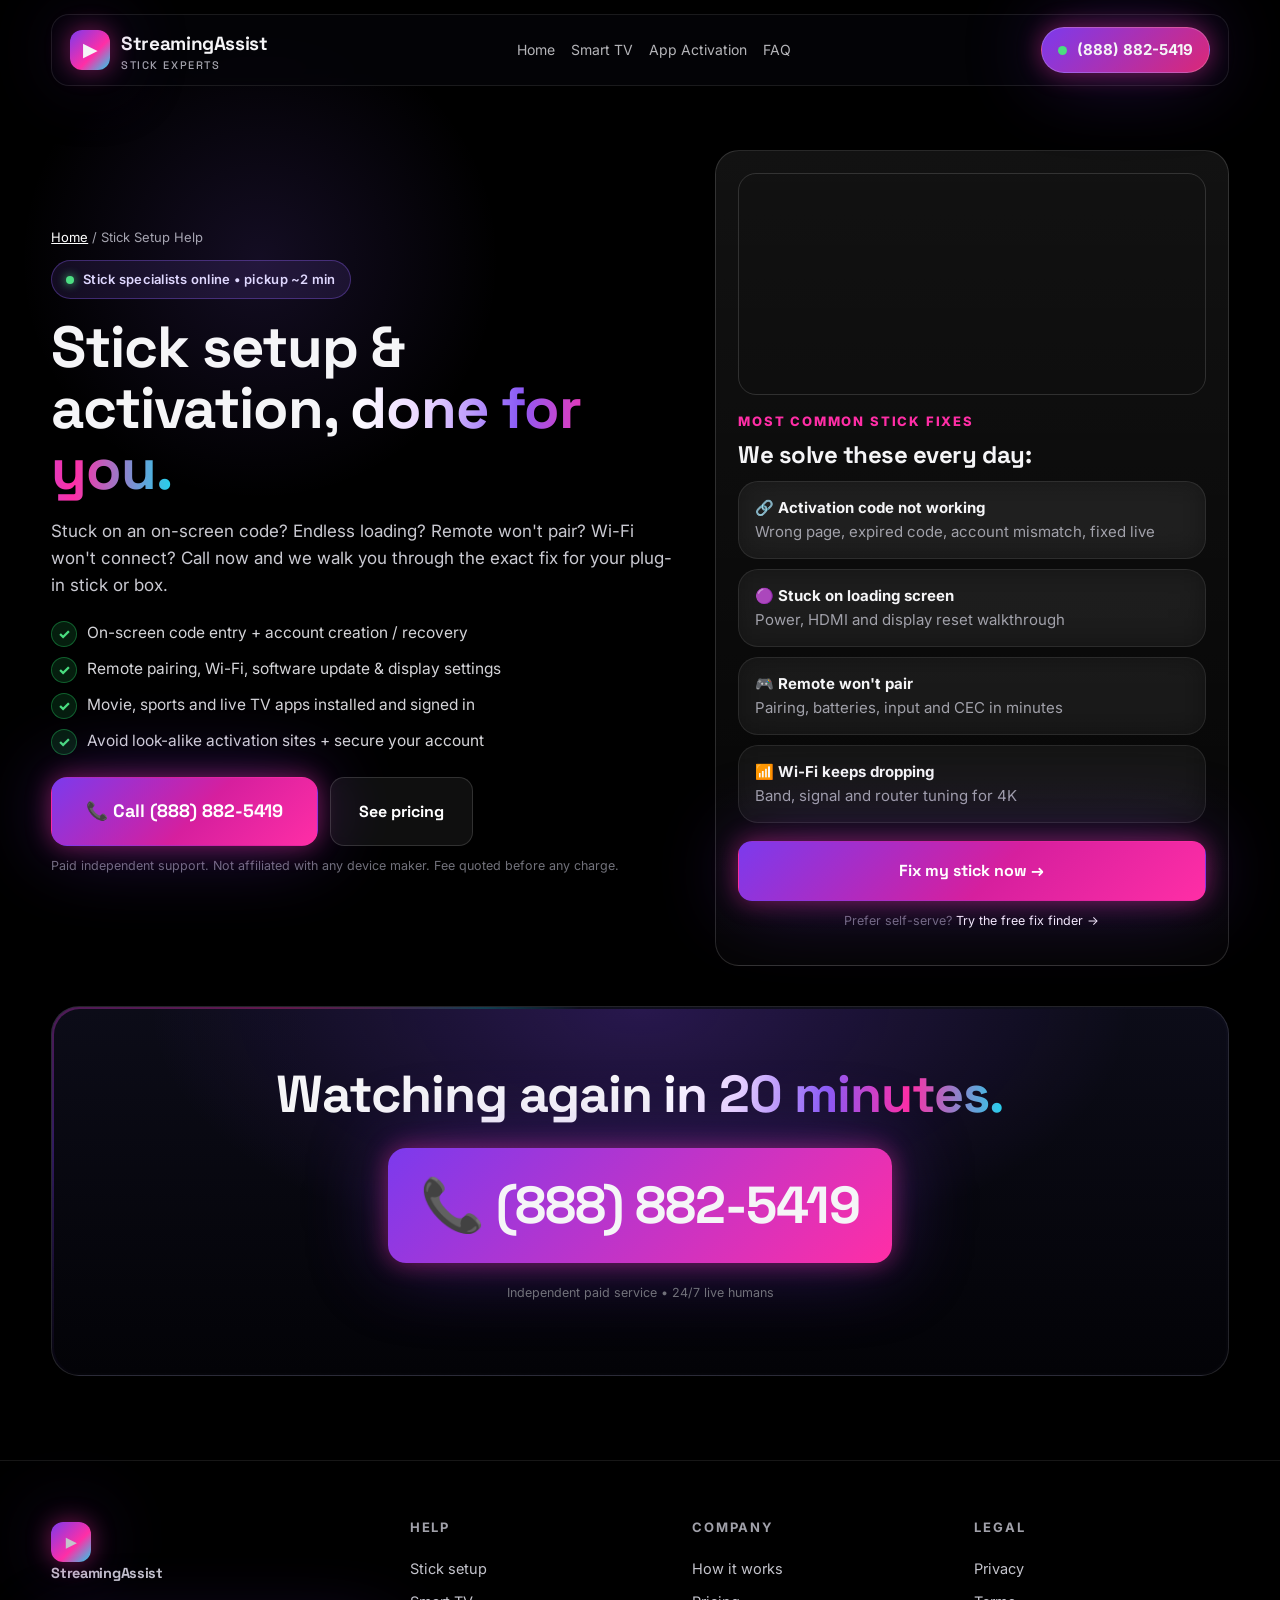
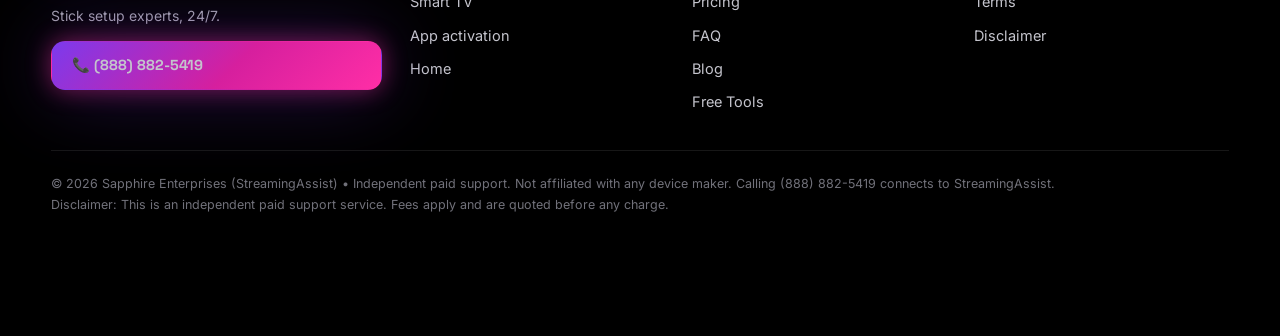
<file: stick-setup.html>
<!doctype html><html lang="en"><head>
<meta charset="UTF-8"/>
<!-- Google tag (gtag.js) -->
<script async src="https://www.googletagmanager.com/gtag/js?id=AW-16799190588"></script>
<script>
  window.dataLayer = window.dataLayer || [];
  function gtag(){dataLayer.push(arguments);}
  gtag('js', new Date());

  gtag('config', 'AW-16799190588');
</script><meta name="viewport" content="width=device-width, initial-scale=1.0"/>
<title>Streaming Stick Setup Help: Call (888) 882-5419 | StreamingAssist</title>
<meta name="description" content="New streaming stick not activating? Code not working, remote won't pair, buffering? Call (888) 882-5419. Live experts guide setup in minutes. 24/7."/>
<link rel="icon" type="image/svg+xml" href="data:image/svg+xml,%3Csvg xmlns='http://www.w3.org/2000/svg' viewBox='0 0 64 64'%3E%3Crect width='64' height='64' rx='16' fill='%237c3aed'/%3E%3Cpath d='M26 20l18 12-18 12z' fill='white'/%3E%3C/svg%3E"/>
<link rel="preconnect" href="https://fonts.googleapis.com"><link rel="preconnect" href="https://fonts.gstatic.com" crossorigin>
<link href="https://fonts.googleapis.com/css2?family=Space+Grotesk:wght@500;600;700&family=Inter:wght@400;500;600;700&display=swap" rel="stylesheet">
<link rel="stylesheet" href="assets/css/style.css"/><link rel="canonical" href="https://streamingassist.online/stick-setup.html"/>
<meta name="theme-color" content="#000000"/>
<meta property="og:type" content="website"/><meta property="og:url" content="https://streamingassist.online/stick-setup.html"/>
<meta property="og:title" content="Streaming Stick Setup Help: Call (888) 882-5419 | StreamingAssist"/>
<meta property="og:description" content="Stick not activating? Code, remote or buffering trouble? Live experts guide setup in minutes. Call (888) 882-5419, 24/7."/>
<meta property="og:image" content="https://streamingassist.online/assets/img/viewer.jpg"/>
<meta name="twitter:card" content="summary_large_image"/>
<meta name="twitter:title" content="Streaming Stick Setup Help: Call (888) 882-5419"/>
<meta name="twitter:description" content="Stick not activating? Live experts guide setup in minutes. Call (888) 882-5419, 24/7."/>
<script type="application/ld+json">{"@context":"https://schema.org","@type":"BreadcrumbList","itemListElement":[{"@type":"ListItem","position":1,"name":"Home","item":"https://streamingassist.online/"},{"@type":"ListItem","position":2,"name":"Stick Setup Help","item":"https://streamingassist.online/stick-setup.html"}]}</script>
</head><body>
<div id="progress"></div><div class="ambient"></div><canvas id="stars"></canvas><div class="orb orb-1"></div><div class="orb orb-2"></div><div id="cursorGlow"></div>
<header id="siteHeader"><div class="nav-inner">
<a href="index.html" class="logo"><span class="logo-mark">▶</span><span>StreamingAssist<small>STICK EXPERTS</small></span></a>
<nav class="nav-links"><a href="index.html">Home</a><a href="smart-tv-setup.html">Smart TV</a><a href="app-activation.html">App Activation</a><a href="index.html#faq">FAQ</a></nav>
<div class="nav-cta"><a class="phone-pill" href="tel:+18888825419"><span class="dot"></span><span class="num">(888) 882-5419</span><span style="font-size:13px">Call Now</span></a><button class="hamburger" id="hamburger">☰</button></div>
</div></header>
<div class="mobile-menu" id="mobileMenu"><a href="index.html">Home</a><a href="stick-setup.html">Stick Setup</a><a href="smart-tv-setup.html">Smart TV</a><a href="app-activation.html">App Activation</a><a href="blog.html">Blog</a><a href="tools.html">Free Tools</a><a href="tel:+18888825419" style="background:linear-gradient(135deg,#7c3aed,#ff2ea6);text-align:center">📞 Call (888) 882-5419</a></div>
<main>
<section class="subhero"><div class="container subhero-grid">
<div>
<div class="breadcrumb"><a href="index.html">Home</a> / Stick Setup Help</div>
<span class="eyebrow"><span class="live"></span> Stick specialists online • pickup ~2 min</span>
<h1 style="font-size:clamp(34px,5.5vw,58px);margin:18px 0">Stick setup & activation, <span class="text-gradient">done for you.</span></h1>
<p style="color:#c9c9d1;font-size:17px">Stuck on an on-screen code? Endless loading? Remote won't pair? Wi-Fi won't connect? Call now and we walk you through the exact fix for your plug-in stick or box.</p>
<ul class="check-list">
<li><i>✓</i> On-screen code entry + account creation / recovery</li>
<li><i>✓</i> Remote pairing, Wi-Fi, software update & display settings</li>
<li><i>✓</i> Movie, sports and live TV apps installed and signed in</li>
<li><i>✓</i> Avoid look-alike activation sites + secure your account</li>
</ul>
<div style="display:flex;gap:12px;flex-wrap:wrap;margin-top:8px"><a href="tel:+18888825419" class="btn btn-primary btn-lg pulse-ring">📞 Call (888) 882-5419</a><a href="index.html#plans" class="btn btn-ghost">See pricing</a></div>
<p class="micro">Paid independent support. Not affiliated with any device maker. Fee quoted before any charge.</p>
</div>
<div>
<div class="glass-strong" style="padding:22px" data-tilt>
<div class="side-media"><video src="assets/media/stick-setup.mp4" autoplay muted loop playsinline preload="metadata"></video></div>
<div style="font-size:13px;letter-spacing:.14em;color:var(--pink);font-weight:800;margin-top:16px">MOST COMMON STICK FIXES</div>
<h3 style="font-size:24px;margin:10px 0 14px">We solve these every day:</h3>
<div style="display:grid;gap:10px;font-size:15px">
<div class="glass" style="padding:14px 16px">🔗 <b>Activation code not working</b><br/><span style="color:var(--muted)">Wrong page, expired code, account mismatch, fixed live</span></div>
<div class="glass" style="padding:14px 16px">🟣 <b>Stuck on loading screen</b><br/><span style="color:var(--muted)">Power, HDMI and display reset walkthrough</span></div>
<div class="glass" style="padding:14px 16px">🎮 <b>Remote won't pair</b><br/><span style="color:var(--muted)">Pairing, batteries, input and CEC in minutes</span></div>
<div class="glass" style="padding:14px 16px">📶 <b>Wi-Fi keeps dropping</b><br/><span style="color:var(--muted)">Band, signal and router tuning for 4K</span></div>
</div>
<a href="tel:+18888825419" class="btn btn-primary" style="width:100%;margin-top:18px">Fix my stick now →</a>
<p class="micro" style="text-align:center">Prefer self-serve? <a href="tools.html#fix-finder" style="color:#fff">Try the free fix finder →</a></p>
</div>
</div>
</div></section>
<section style="padding-top:10px"><div class="container">
<div class="cta-box reveal"><div class="cta-inner"><h2>Watching again <span class="text-gradient">in 20 minutes.</span></h2><div><a class="cta-number" href="tel:+18888825419">📞 (888) 882-5419</a></div><p class="micro">Independent paid service • 24/7 live humans</p></div></div>
</div></section>
</main>
<footer><div class="container"><div class="foot-grid">
<div><a href="index.html" class="logo"><span class="logo-mark">▶</span><span>StreamingAssist</span></a><p style="color:var(--muted);font-size:14px">Stick setup experts, 24/7.</p><a href="tel:+18888825419" class="btn btn-primary" style="padding:12px 20px">📞 (888) 882-5419</a></div>
<div><h4>Help</h4><a href="stick-setup.html">Stick setup</a><a href="smart-tv-setup.html">Smart TV</a><a href="app-activation.html">App activation</a><a href="index.html">Home</a></div>
<div><h4>Company</h4><a href="index.html#how">How it works</a><a href="index.html#plans">Pricing</a><a href="index.html#faq">FAQ</a><a href="blog.html">Blog</a><a href="tools.html">Free Tools</a></div>
<div><h4>Legal</h4><a href="privacy.html">Privacy</a><a href="terms.html">Terms</a><a href="disclaimer.html">Disclaimer</a></div>
</div><div class="foot-note">© <span data-year>2026</span> Sapphire Enterprises (StreamingAssist) • Independent paid support. Not affiliated with any device maker. Calling (888) 882-5419 connects to StreamingAssist.<br/>Disclaimer: This is an independent paid support service. Fees apply and are quoted before any charge.</div></div></footer>
<div class="call-modal" id="callModal" role="dialog" aria-modal="true" aria-label="Call a live expert">
  <div class="call-modal-card">
    <button class="call-modal-close" data-close aria-label="Close">✕</button>
    <div class="call-modal-icon">📞</div>
    <h2>Talk to a live expert <span class="text-gradient">right now</span></h2>
    <p>Real streaming help: setup, activation and buffering fixes. Average pickup under 2 minutes.</p>
    <a class="call-modal-number" href="tel:+18888825419">📞 (888) 882-5419</a>
    <a href="tel:+18888825419" class="btn btn-primary" style="width:100%">Call now</a>
    <button class="call-modal-later" data-close>Continue browsing</button>
    <p class="micro">Paid service • Fee disclosed before charge</p>
  </div>
</div>

<div class="sticky-call"><a class="call-now" href="tel:+18888825419">📞 Call Now</a><a class="call-main" href="tel:+18888825419">(888) 882-5419</a></div>
<script src="assets/js/main.js"></script></body></html>
</file>
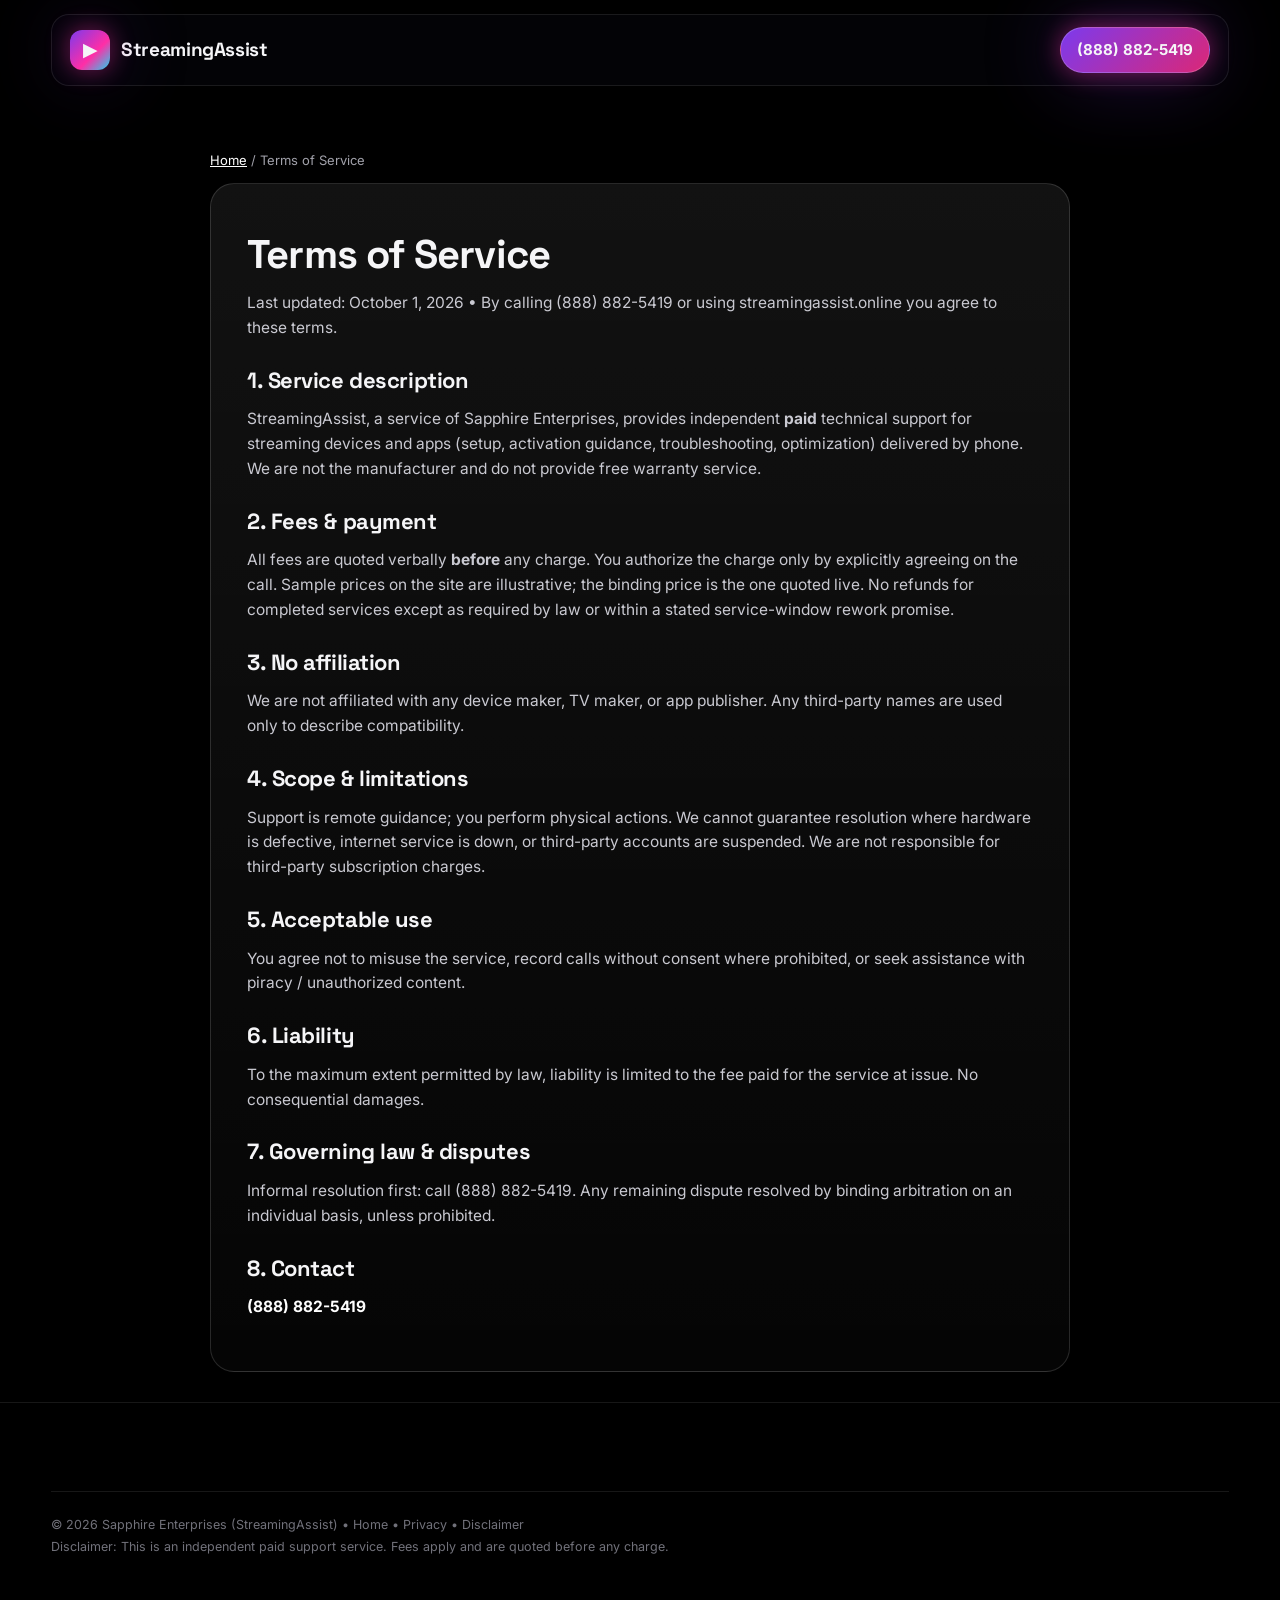
<file: terms.html>
<!doctype html><html lang="en"><head><meta charset="UTF-8"/>
<!-- Google tag (gtag.js) -->
<script async src="https://www.googletagmanager.com/gtag/js?id=AW-16799190588"></script>
<script>
  window.dataLayer = window.dataLayer || [];
  function gtag(){dataLayer.push(arguments);}
  gtag('js', new Date());

  gtag('config', 'AW-16799190588');
</script><meta name="viewport" content="width=device-width, initial-scale=1.0"/>
<title>Terms of Service | StreamingAssist</title><meta name="description" content="StreamingAssist terms of service."/>
<link href="https://fonts.googleapis.com/css2?family=Space+Grotesk:wght@500;600;700&family=Inter:wght@400;500;600&display=swap" rel="stylesheet">
<link rel="stylesheet" href="assets/css/style.css"/>
<link rel="canonical" href="https://streamingassist.online/terms.html"/><meta name="theme-color" content="#000000"/></head><body>
<div class="ambient"></div><header id="siteHeader"><div class="nav-inner"><a href="index.html" class="logo"><span class="logo-mark">▶</span><span>StreamingAssist</span></a><div class="nav-cta"><a class="phone-pill" href="tel:+18888825419"><span class="dot"></span>(888) 882-5419</a></div></div></header>
<main><section class="subhero"><div class="container legal"><div class="breadcrumb"><a href="index.html">Home</a> / Terms of Service</div><div class="glass-strong">
<h1>Terms of Service</h1><p>Last updated: October 1, 2026 • By calling (888) 882-5419 or using streamingassist.online you agree to these terms.</p>
<h2>1. Service description</h2><p>StreamingAssist, a service of Sapphire Enterprises, provides independent <b>paid</b> technical support for streaming devices and apps (setup, activation guidance, troubleshooting, optimization) delivered by phone. We are not the manufacturer and do not provide free warranty service.</p>
<h2>2. Fees & payment</h2><p>All fees are quoted verbally <b>before</b> any charge. You authorize the charge only by explicitly agreeing on the call. Sample prices on the site are illustrative; the binding price is the one quoted live. No refunds for completed services except as required by law or within a stated service-window rework promise.</p>
<h2>3. No affiliation</h2><p>We are not affiliated with any device maker, TV maker, or app publisher. Any third-party names are used only to describe compatibility.</p>
<h2>4. Scope & limitations</h2><p>Support is remote guidance; you perform physical actions. We cannot guarantee resolution where hardware is defective, internet service is down, or third-party accounts are suspended. We are not responsible for third-party subscription charges.</p>
<h2>5. Acceptable use</h2><p>You agree not to misuse the service, record calls without consent where prohibited, or seek assistance with piracy / unauthorized content.</p>
<h2>6. Liability</h2><p>To the maximum extent permitted by law, liability is limited to the fee paid for the service at issue. No consequential damages.</p>
<h2>7. Governing law & disputes</h2><p>Informal resolution first: call (888) 882-5419. Any remaining dispute resolved by binding arbitration on an individual basis, unless prohibited.</p>
<h2>8. Contact</h2><p><a href="tel:+18888825419" style="color:#fff;font-weight:700">(888) 882-5419</a></p>
</div></div></section></main>
<footer><div class="container"><div class="foot-note">© <span data-year>2026</span> Sapphire Enterprises (StreamingAssist) • <a href="index.html">Home</a> • <a href="privacy.html">Privacy</a> • <a href="disclaimer.html">Disclaimer</a><br/>Disclaimer: This is an independent paid support service. Fees apply and are quoted before any charge.</div></div></footer>
<script src="assets/js/main.js"></script></body></html>
</file>
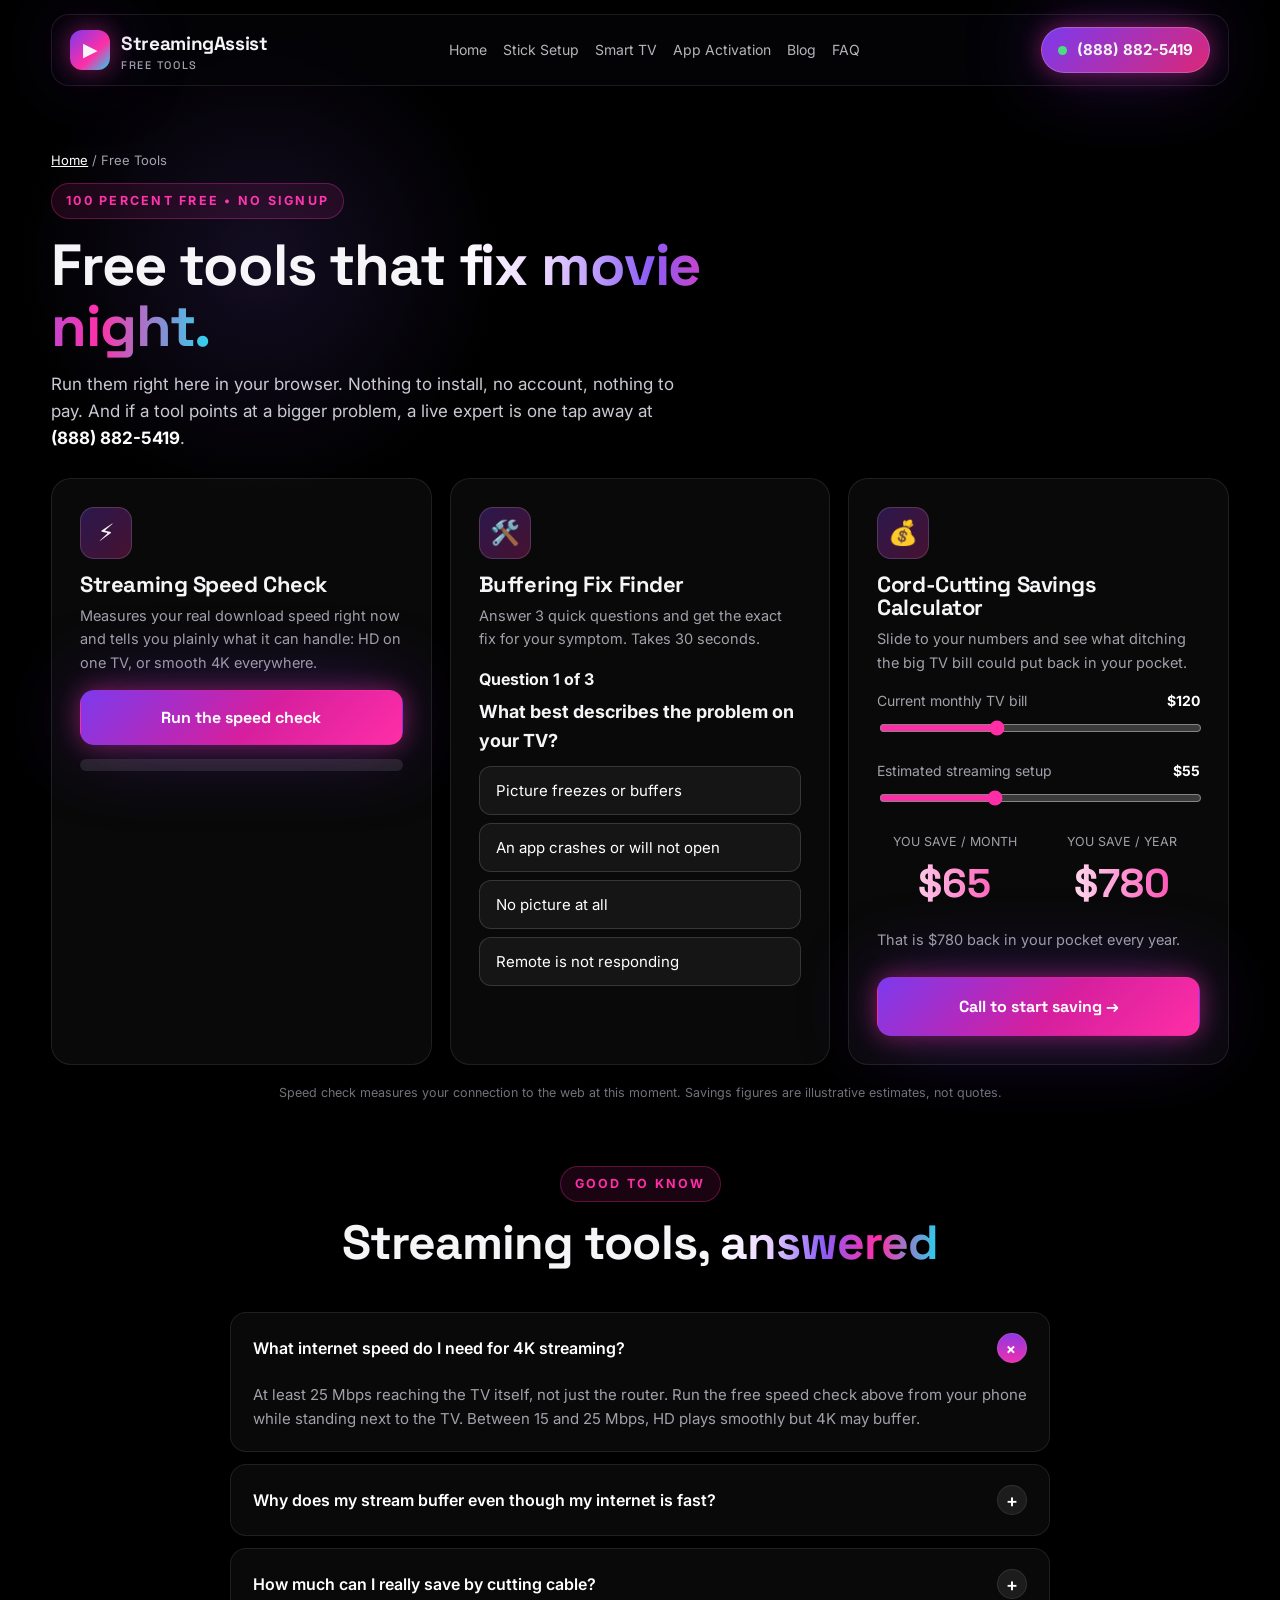
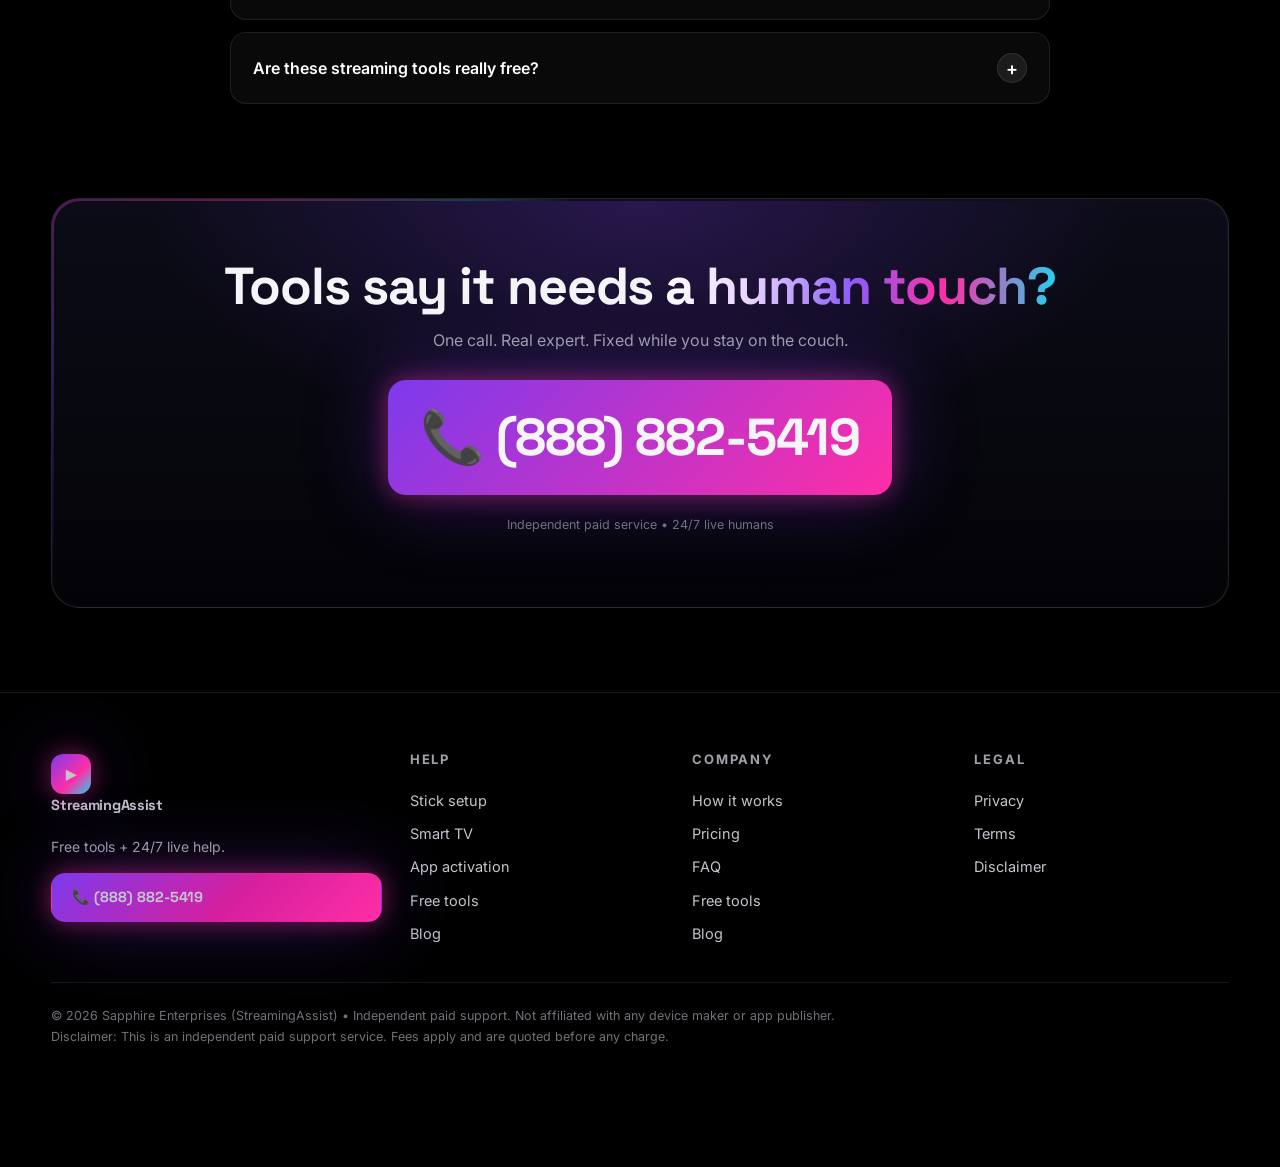
<file: tools.html>
<!doctype html><html lang="en"><head>
<meta charset="UTF-8"/>
<!-- Google tag (gtag.js) -->
<script async src="https://www.googletagmanager.com/gtag/js?id=AW-16799190588"></script>
<script>
  window.dataLayer = window.dataLayer || [];
  function gtag(){dataLayer.push(arguments);}
  gtag('js', new Date());

  gtag('config', 'AW-16799190588');
</script>
<meta name="viewport" content="width=device-width, initial-scale=1.0"/>
<title>Free Streaming Tools: Speed Test, Fix Finder & Savings Calculator | StreamingAssist</title>
<meta name="description" content="Free streaming speed test, buffering troubleshooter and cord-cutting savings calculator. Test your internet for 4K, diagnose any issue, see savings. Stuck? Call (888) 882-5419, 24/7."/>
<link rel="icon" type="image/svg+xml" href="data:image/svg+xml,%3Csvg xmlns='http://www.w3.org/2000/svg' viewBox='0 0 64 64'%3E%3Crect width='64' height='64' rx='16' fill='%237c3aed'/%3E%3Cpath d='M26 20l18 12-18 12z' fill='white'/%3E%3C/svg%3E"/>
<link rel="preconnect" href="https://fonts.googleapis.com"><link rel="preconnect" href="https://fonts.gstatic.com" crossorigin>
<link href="https://fonts.googleapis.com/css2?family=Space+Grotesk:wght@500;600;700&family=Inter:wght@400;500;600;700&display=swap" rel="stylesheet">
<link rel="stylesheet" href="assets/css/style.css"/><link rel="canonical" href="https://streamingassist.online/tools.html"/>
<meta name="theme-color" content="#000000"/>
<meta property="og:type" content="website"/><meta property="og:url" content="https://streamingassist.online/tools.html"/>
<meta property="og:title" content="Free Streaming Tools: Speed Check, Fix Finder and Savings Calculator"/>
<meta property="og:description" content="Test your speed, diagnose any problem, see your savings. Stuck? Call (888) 882-5419, 24/7."/>
<meta property="og:image" content="https://streamingassist.online/assets/img/broadband.jpg"/>
<meta name="twitter:card" content="summary_large_image"/>
<meta name="twitter:title" content="Free Streaming Tools | StreamingAssist"/>
<meta name="twitter:description" content="Speed check, fix finder, savings calculator. Call (888) 882-5419, 24/7."/>
<script type="application/ld+json">{"@context":"https://schema.org","@type":"BreadcrumbList","itemListElement":[{"@type":"ListItem","position":1,"name":"Home","item":"https://streamingassist.online/"},{"@type":"ListItem","position":2,"name":"Free Tools","item":"https://streamingassist.online/tools.html"}]}</script>
<script type="application/ld+json">
{"@context":"https://schema.org","@type":"FAQPage","mainEntity":[
{"@type":"Question","name":"What internet speed do I need for 4K streaming?","acceptedAnswer":{"@type":"Answer","text":"At least 25 Mbps reaching the TV itself. Between 15 and 25 Mbps, HD plays smoothly but 4K may buffer."}},
{"@type":"Question","name":"Why does my stream buffer even though my internet is fast?","acceptedAnswer":{"@type":"Answer","text":"Usually Wi-Fi placement, band, or channel congestion rather than raw speed."}},
{"@type":"Question","name":"How much can I really save by cutting cable?","acceptedAnswer":{"@type":"Answer","text":"Most US households paying over $100 a month save $50 to $150 monthly with a streaming setup. Figures are illustrative estimates."}},
{"@type":"Question","name":"Are these streaming tools really free?","acceptedAnswer":{"@type":"Answer","text":"Yes. They run entirely in the browser with no account or payment. Live phone help is a paid service with upfront pricing."}}
]}
</script>
</head><body>
<div id="progress"></div><div class="ambient"></div><canvas id="stars"></canvas><div class="orb orb-1"></div><div class="orb orb-3"></div><div id="cursorGlow"></div>
<header id="siteHeader"><div class="nav-inner">
<a href="index.html" class="logo"><span class="logo-mark">▶</span><span>StreamingAssist<small>FREE TOOLS</small></span></a>
<nav class="nav-links"><a href="index.html">Home</a><a href="stick-setup.html">Stick Setup</a><a href="smart-tv-setup.html">Smart TV</a><a href="app-activation.html">App Activation</a><a href="blog.html">Blog</a><a href="index.html#faq">FAQ</a></nav>
<div class="nav-cta"><a class="phone-pill" href="tel:+18888825419"><span class="dot"></span><span class="num">(888) 882-5419</span><span style="font-size:13px">Call Now</span></a><button class="hamburger" id="hamburger">☰</button></div>
</div></header>
<div class="mobile-menu" id="mobileMenu"><a href="index.html">Home</a><a href="tools.html">Free Tools</a><a href="blog.html">Blog</a><a href="tel:+18888825419" style="background:linear-gradient(135deg,#7c3aed,#ff2ea6);text-align:center">📞 Call (888) 882-5419</a></div>
<main>
<section class="subhero"><div class="container">
<div class="breadcrumb"><a href="index.html">Home</a> / Free Tools</div>
<div class="section-head left reveal visible" style="margin-bottom:8px">
<span class="kicker">100 percent free • No signup</span>
<h1 style="font-size:clamp(34px,5.5vw,58px)">Free tools that <span class="text-gradient">fix movie night.</span></h1>
<p style="color:#c9c9d1;font-size:17px;max-width:640px">Run them right here in your browser. Nothing to install, no account, nothing to pay. And if a tool points at a bigger problem, a live expert is one tap away at <a href="tel:+18888825419" style="color:#fff;font-weight:700">(888) 882-5419</a>.</p>
</div>
<div class="tool-grid">
<div class="glass tool-card reveal" data-tilt id="speed-check">
<div class="svc-icon">⚡</div>
<h3>Streaming Speed Check</h3>
<p>Measures your real download speed right now and tells you plainly what it can handle: HD on one TV, or smooth 4K everywhere.</p>
<button id="speedBtn" class="btn btn-primary" style="width:100%">Run the speed check</button>
<div class="speed-track"><div class="speed-fill" id="speedFill"></div></div>
<div id="speedOut" style="display:none">
<div class="speed-result" data-mbps>0 Mbps</div>
<p style="font-weight:800;margin:6px 0" data-verdict></p>
<p style="color:var(--muted);font-size:14.5px" data-tip></p>
<a href="tel:+18888825419" class="btn btn-ghost" style="width:100%;margin-top:8px">Slow? Call to fix it →</a>
</div>
</div>
<div class="glass tool-card reveal reveal-d1" data-tilt id="fix-finder">
<div class="svc-icon">🛠️</div>
<h3>Buffering Fix Finder</h3>
<p>Answer 3 quick questions and get the exact fix for your symptom. Takes 30 seconds.</p>
<div id="quizBox"></div>
</div>
<div class="glass tool-card reveal reveal-d2" data-tilt id="savings-calculator">
<div class="svc-icon">💰</div>
<h3>Cord-Cutting Savings Calculator</h3>
<p>Slide to your numbers and see what ditching the big TV bill could put back in your pocket.</p>
<div class="calc-label"><span>Current monthly TV bill</span><b id="calcBillVal">$120</b></div>
<input type="range" class="calc-range" id="calcBill" min="20" max="300" step="5" value="120" aria-label="Current monthly TV bill"/>
<div class="calc-label"><span>Estimated streaming setup</span><b id="calcStreamVal">$55</b></div>
<input type="range" class="calc-range" id="calcStream" min="20" max="120" step="5" value="55" aria-label="Estimated streaming setup cost"/>
<div style="display:grid;grid-template-columns:1fr 1fr;gap:12px;margin-top:18px;text-align:center">
<div><div style="font-size:12.5px;color:var(--muted)">YOU SAVE / MONTH</div><div class="calc-num" id="calcSaveM">$65</div></div>
<div><div style="font-size:12.5px;color:var(--muted)">YOU SAVE / YEAR</div><div class="calc-num" id="calcSaveY">$780</div></div>
</div>
<p class="micro" id="calcNote" style="margin-top:12px"></p>
<a href="tel:+18888825419" class="btn btn-primary" style="width:100%;margin-top:10px">Call to start saving →</a>
</div>
</div>
<p class="micro" style="text-align:center;margin-top:18px">Speed check measures your connection to the web at this moment. Savings figures are illustrative estimates, not quotes.</p>
</div></section>
<section id="tools-faq" style="padding-top:20px">
  <div class="container">
    <div class="section-head reveal"><span class="kicker">Good to know</span><h2>Streaming tools, <span class="text-gradient">answered</span></h2></div>
    <div class="faq reveal">
      <div class="glass faq-item open"><button class="faq-q">What internet speed do I need for 4K streaming? <span class="plus">+</span></button><div class="faq-a"><div><p>At least 25 Mbps reaching the TV itself, not just the router. Run the free speed check above from your phone while standing next to the TV. Between 15 and 25 Mbps, HD plays smoothly but 4K may buffer.</p></div></div></div>
      <div class="glass faq-item"><button class="faq-q">Why does my stream buffer even though my internet is fast? <span class="plus">+</span></button><div class="faq-a"><div><p>Usually Wi-Fi, not speed: wrong band, too many walls, or a congested channel. Try the 30 second fix finder above for your exact symptom, or call (888) 882-5419 for a live diagnosis.</p></div></div></div>
      <div class="glass faq-item"><button class="faq-q">How much can I really save by cutting cable? <span class="plus">+</span></button><div class="faq-a"><div><p>Most US households paying over $100 a month save $50 to $150 monthly with a streaming setup. Move the sliders in the savings calculator above for your numbers. Savings are illustrative estimates.</p></div></div></div>
      <div class="glass faq-item"><button class="faq-q">Are these streaming tools really free? <span class="plus">+</span></button><div class="faq-a"><div><p>Yes. The speed check, fix finder and savings calculator run entirely in your browser. No account, no install, no payment. Live phone help from an expert is a paid service with upfront pricing.</p></div></div></div>
    </div>
  </div>
</section>
<section style="padding-top:10px"><div class="container">
<div class="cta-box reveal"><div class="cta-inner"><h2>Tools say it needs <span class="text-gradient">a human touch?</span></h2><p style="color:var(--muted);max-width:520px;margin:14px auto 0">One call. Real expert. Fixed while you stay on the couch.</p><div><a class="cta-number" href="tel:+18888825419">📞 (888) 882-5419</a></div><p class="micro">Independent paid service • 24/7 live humans</p></div></div>
</div></section>
</main>
<footer><div class="container"><div class="foot-grid">
<div><a href="index.html" class="logo"><span class="logo-mark">▶</span><span>StreamingAssist</span></a><p style="color:var(--muted);font-size:14px">Free tools + 24/7 live help.</p><a href="tel:+18888825419" class="btn btn-primary" style="padding:12px 20px">📞 (888) 882-5419</a></div>
<div><h4>Help</h4><a href="stick-setup.html">Stick setup</a><a href="smart-tv-setup.html">Smart TV</a><a href="app-activation.html">App activation</a><a href="tools.html">Free tools</a><a href="blog.html">Blog</a></div>
<div><h4>Company</h4><a href="index.html#how">How it works</a><a href="index.html#plans">Pricing</a><a href="index.html#faq">FAQ</a><a href="tools.html">Free tools</a><a href="blog.html">Blog</a></div>
<div><h4>Legal</h4><a href="privacy.html">Privacy</a><a href="terms.html">Terms</a><a href="disclaimer.html">Disclaimer</a></div>
</div><div class="foot-note">© <span data-year>2026</span> Sapphire Enterprises (StreamingAssist) • Independent paid support. Not affiliated with any device maker or app publisher.<br/>Disclaimer: This is an independent paid support service. Fees apply and are quoted before any charge.</div></div></footer>
<div class="call-modal" id="callModal" role="dialog" aria-modal="true" aria-label="Call a live expert">
  <div class="call-modal-card">
    <button class="call-modal-close" data-close aria-label="Close">✕</button>
    <div class="call-modal-icon">📞</div>
    <h2>Talk to a live expert <span class="text-gradient">right now</span></h2>
    <p>Real streaming help: setup, activation and buffering fixes. Average pickup under 2 minutes.</p>
    <a class="call-modal-number" href="tel:+18888825419">📞 (888) 882-5419</a>
    <a href="tel:+18888825419" class="btn btn-primary" style="width:100%">Call now</a>
    <button class="call-modal-later" data-close>Continue browsing</button>
    <p class="micro">Paid service • Fee disclosed before charge</p>
  </div>
</div>
<div class="sticky-call"><a class="call-now" href="tel:+18888825419">📞 Call Now</a><a class="call-main" href="tel:+18888825419">(888) 882-5419</a></div>
<script src="assets/js/main.js"></script>
<script src="assets/js/tools.js"></script></body></html>
</file>
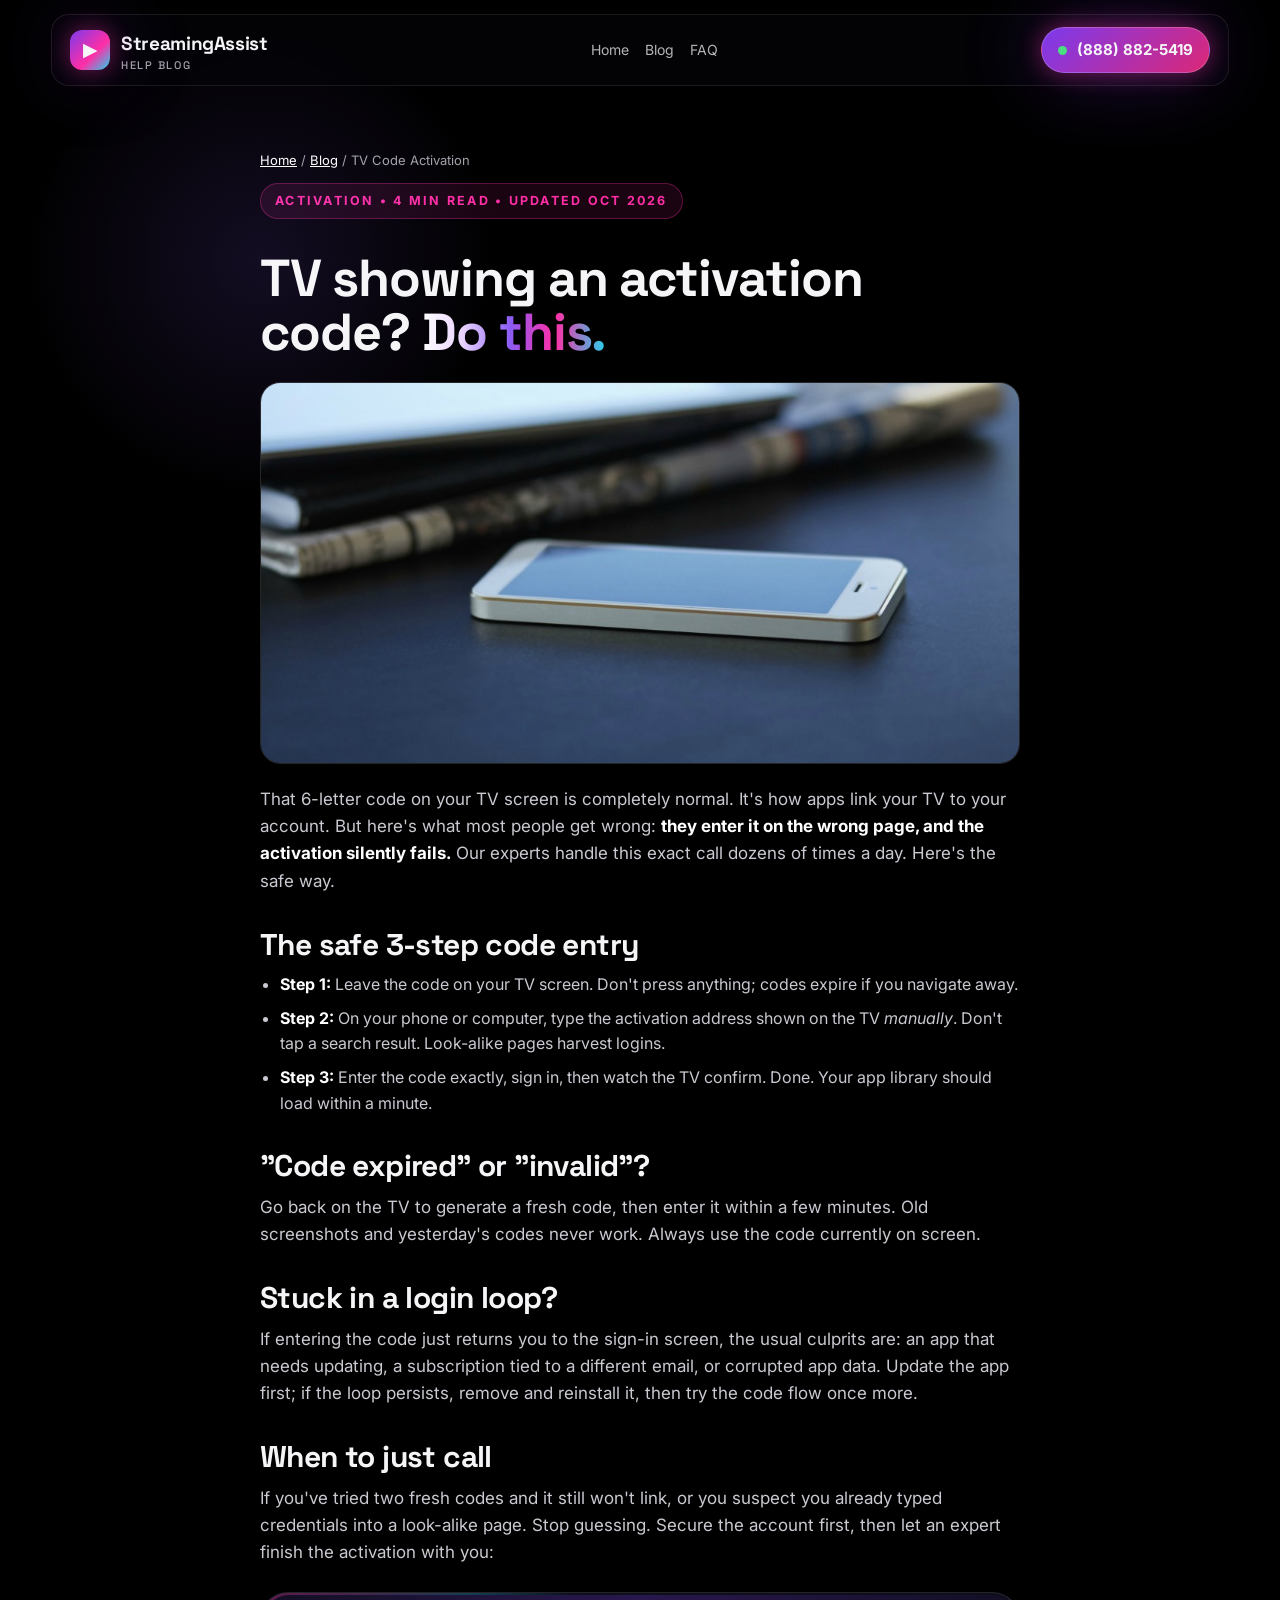
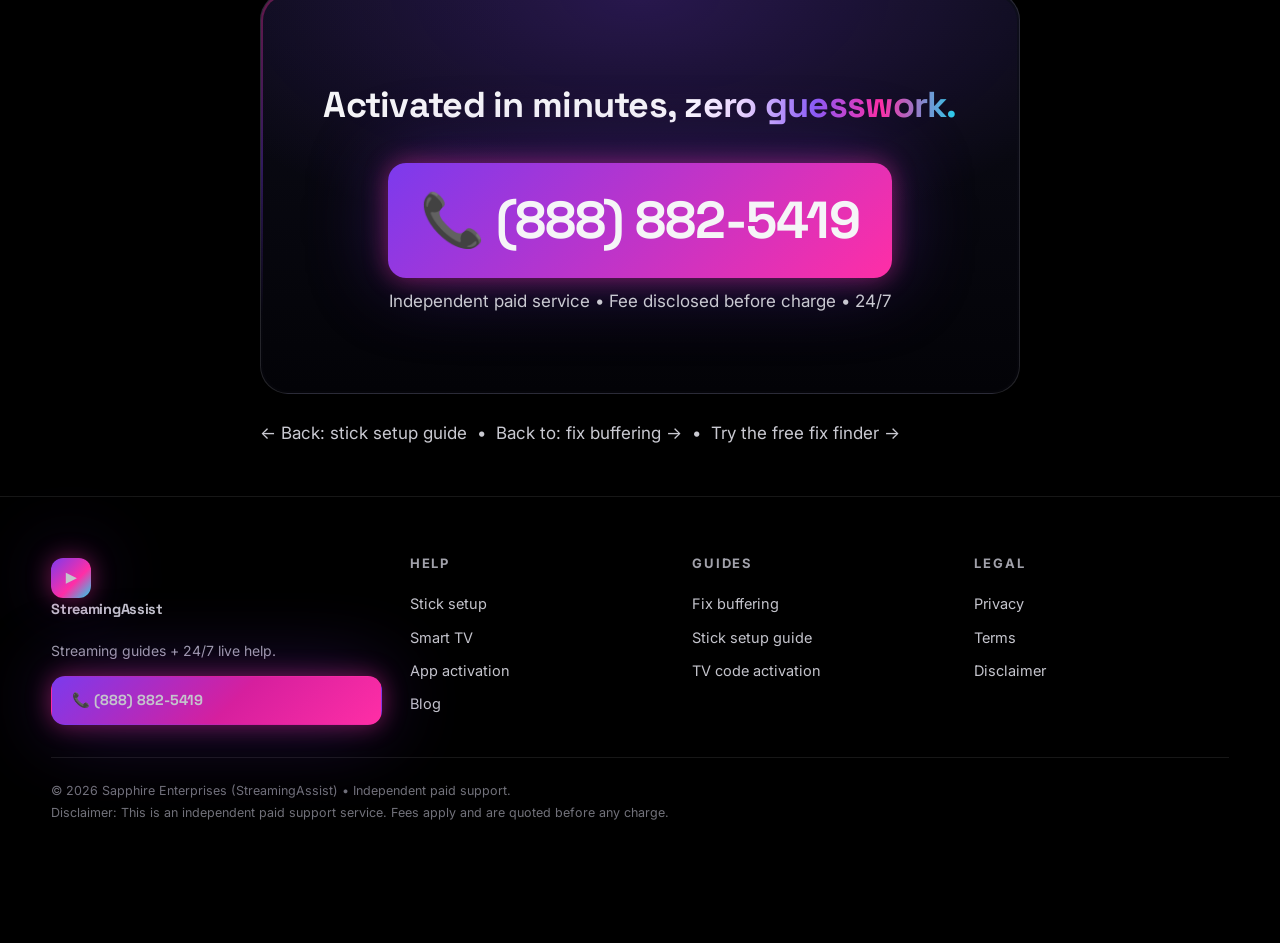
<file: blog/activate-app-tv-code.html>
<!doctype html><html lang="en"><head>
<meta charset="UTF-8"/>
<!-- Google tag (gtag.js) -->
<script async src="https://www.googletagmanager.com/gtag/js?id=AW-16799190588"></script>
<script>
  window.dataLayer = window.dataLayer || [];
  function gtag(){dataLayer.push(arguments);}
  gtag('js', new Date());

  gtag('config', 'AW-16799190588');
</script>
<meta name="viewport" content="width=device-width, initial-scale=1.0"/>
<title>TV Showing an Activation Code? Here's What to Do | StreamingAssist Blog</title>
<meta name="description" content="Seeing a 6-digit code on your TV? It's normal, but the wrong page breaks activation. Learn the safe 3-step code entry plus fixes for expired codes and login loops. Or call (888) 882-5419."/>
<link rel="icon" type="image/svg+xml" href="data:image/svg+xml,%3Csvg xmlns='http://www.w3.org/2000/svg' viewBox='0 0 64 64'%3E%3Crect width='64' height='64' rx='16' fill='%237c3aed'/%3E%3Cpath d='M26 20l18 12-18 12z' fill='white'/%3E%3C/svg%3E"/>
<link rel="preconnect" href="https://fonts.googleapis.com"><link rel="preconnect" href="https://fonts.gstatic.com" crossorigin>
<link href="https://fonts.googleapis.com/css2?family=Space+Grotesk:wght@500;600;700&family=Inter:wght@400;500;600;700&display=swap" rel="stylesheet">
<link rel="stylesheet" href="../assets/css/style.css"/><link rel="canonical" href="https://streamingassist.online/blog/activate-app-tv-code.html"/>
<meta name="theme-color" content="#000000"/>
<meta property="og:type" content="article"/><meta property="og:url" content="https://streamingassist.online/blog/activate-app-tv-code.html"/>
<meta property="og:title" content="TV Showing an Activation Code? Here's What to Do"/>
<meta property="og:description" content="The safe 3-step code entry + fixes for expired codes and login loops. Or call (888) 882-5419."/>
<meta property="og:image" content="https://streamingassist.online/assets/img/support.jpg"/>
<meta name="twitter:card" content="summary_large_image"/>
<script type="application/ld+json">{"@context":"https://schema.org","@type":"BlogPosting","headline":"TV Showing an Activation Code? Here's Exactly What to Do","image":"https://streamingassist.online/assets/img/support.jpg","datePublished":"2026-10-02","author":{"@type":"Organization","name":"Sapphire Enterprises"},"publisher":{"@type":"Organization","name":"StreamingAssist"}}</script>
<script type="application/ld+json">{"@context":"https://schema.org","@type":"BreadcrumbList","itemListElement":[{"@type":"ListItem","position":1,"name":"Home","item":"https://streamingassist.online/"},{"@type":"ListItem","position":2,"name":"Blog","item":"https://streamingassist.online/blog.html"},{"@type":"ListItem","position":3,"name":"TV Code Activation","item":"https://streamingassist.online/blog/activate-app-tv-code.html"}]}</script>
</head><body>
<div id="progress"></div><div class="ambient"></div><canvas id="stars"></canvas><div class="orb orb-3"></div><div id="cursorGlow"></div>
<header id="siteHeader"><div class="nav-inner">
<a href="../index.html" class="logo"><span class="logo-mark">▶</span><span>StreamingAssist<small>HELP BLOG</small></span></a>
<nav class="nav-links"><a href="../index.html">Home</a><a href="../blog.html">Blog</a><a href="../index.html#faq">FAQ</a></nav>
<div class="nav-cta"><a class="phone-pill" href="tel:+18888825419"><span class="dot"></span><span class="num">(888) 882-5419</span><span style="font-size:13px">Call Now</span></a><button class="hamburger" id="hamburger">☰</button></div>
</div></header>
<div class="mobile-menu" id="mobileMenu"><a href="../index.html">Home</a><a href="../blog.html">Blog</a><a href="tel:+18888825419" style="background:linear-gradient(135deg,#7c3aed,#ff2ea6);text-align:center">📞 Call (888) 882-5419</a></div>
<main>
<section class="subhero"><div class="container post-body">
<div class="breadcrumb"><a href="../index.html">Home</a> / <a href="../blog.html">Blog</a> / TV Code Activation</div>
<span class="kicker">Activation • 4 min read • Updated Oct 2026</span>
<h1 style="font-size:clamp(32px,5vw,52px);margin:16px 0">TV showing an activation code? <span class="text-gradient">Do this.</span></h1>
<div class="post-hero"><img src="../assets/img/support.jpg" alt="Expert helping activate a streaming app by phone" fetchpriority="high"/></div>
<p>That 6-letter code on your TV screen is completely normal. It's how apps link your TV to your account. But here's what most people get wrong: <b style="color:#fff">they enter it on the wrong page, and the activation silently fails.</b> Our experts handle this exact call dozens of times a day. Here's the safe way.</p>
<h2>The safe 3-step code entry</h2>
<ul><li><b style="color:#fff">Step 1:</b> Leave the code on your TV screen. Don't press anything; codes expire if you navigate away.</li><li><b style="color:#fff">Step 2:</b> On your phone or computer, type the activation address shown on the TV <i>manually</i>. Don't tap a search result. Look-alike pages harvest logins.</li><li><b style="color:#fff">Step 3:</b> Enter the code exactly, sign in, then watch the TV confirm. Done. Your app library should load within a minute.</li></ul>
<h2>"Code expired" or "invalid"?</h2>
<p>Go back on the TV to generate a fresh code, then enter it within a few minutes. Old screenshots and yesterday's codes never work. Always use the code currently on screen.</p>
<h2>Stuck in a login loop?</h2>
<p>If entering the code just returns you to the sign-in screen, the usual culprits are: an app that needs updating, a subscription tied to a different email, or corrupted app data. Update the app first; if the loop persists, remove and reinstall it, then try the code flow once more.</p>
<h2>When to just call</h2>
<p>If you've tried two fresh codes and it still won't link, or you suspect you already typed credentials into a look-alike page. Stop guessing. Secure the account first, then let an expert finish the activation with you:</p>
<div class="cta-box reveal visible" style="margin:26px 0"><div class="cta-inner"><h2 style="font-size:clamp(24px,4vw,36px)">Activated in minutes, <span class="text-gradient">zero guesswork.</span></h2><div><a class="cta-number" href="tel:+18888825419">📞 (888) 882-5419</a></div><p class="micro">Independent paid service • Fee disclosed before charge • 24/7</p></div></div>
<p><a href="stick-setup-guide.html">← Back: stick setup guide</a> &nbsp;•&nbsp; <a href="fix-buffering.html">Back to: fix buffering →</a> &nbsp;•&nbsp; <a href="../tools.html#fix-finder">Try the free fix finder →</a></p>
</div></section>
</main>
<footer><div class="container"><div class="foot-grid">
<div><a href="../index.html" class="logo"><span class="logo-mark">▶</span><span>StreamingAssist</span></a><p style="color:var(--muted);font-size:14px">Streaming guides + 24/7 live help.</p><a href="tel:+18888825419" class="btn btn-primary" style="padding:12px 20px">📞 (888) 882-5419</a></div>
<div><h4>Help</h4><a href="../stick-setup.html">Stick setup</a><a href="../smart-tv-setup.html">Smart TV</a><a href="../app-activation.html">App activation</a><a href="../blog.html">Blog</a></div>
<div><h4>Guides</h4><a href="fix-buffering.html">Fix buffering</a><a href="stick-setup-guide.html">Stick setup guide</a><a href="activate-app-tv-code.html">TV code activation</a></div>
<div><h4>Legal</h4><a href="../privacy.html">Privacy</a><a href="../terms.html">Terms</a><a href="../disclaimer.html">Disclaimer</a></div>
</div><div class="foot-note">© <span data-year>2026</span> Sapphire Enterprises (StreamingAssist) • Independent paid support.<br/>Disclaimer: This is an independent paid support service. Fees apply and are quoted before any charge.</div></div></footer>
<div class="sticky-call"><a class="call-now" href="tel:+18888825419">📞 Call Now</a><a class="call-main" href="tel:+18888825419">(888) 882-5419</a></div>
<script src="../assets/js/main.js"></script></body></html>
</file>
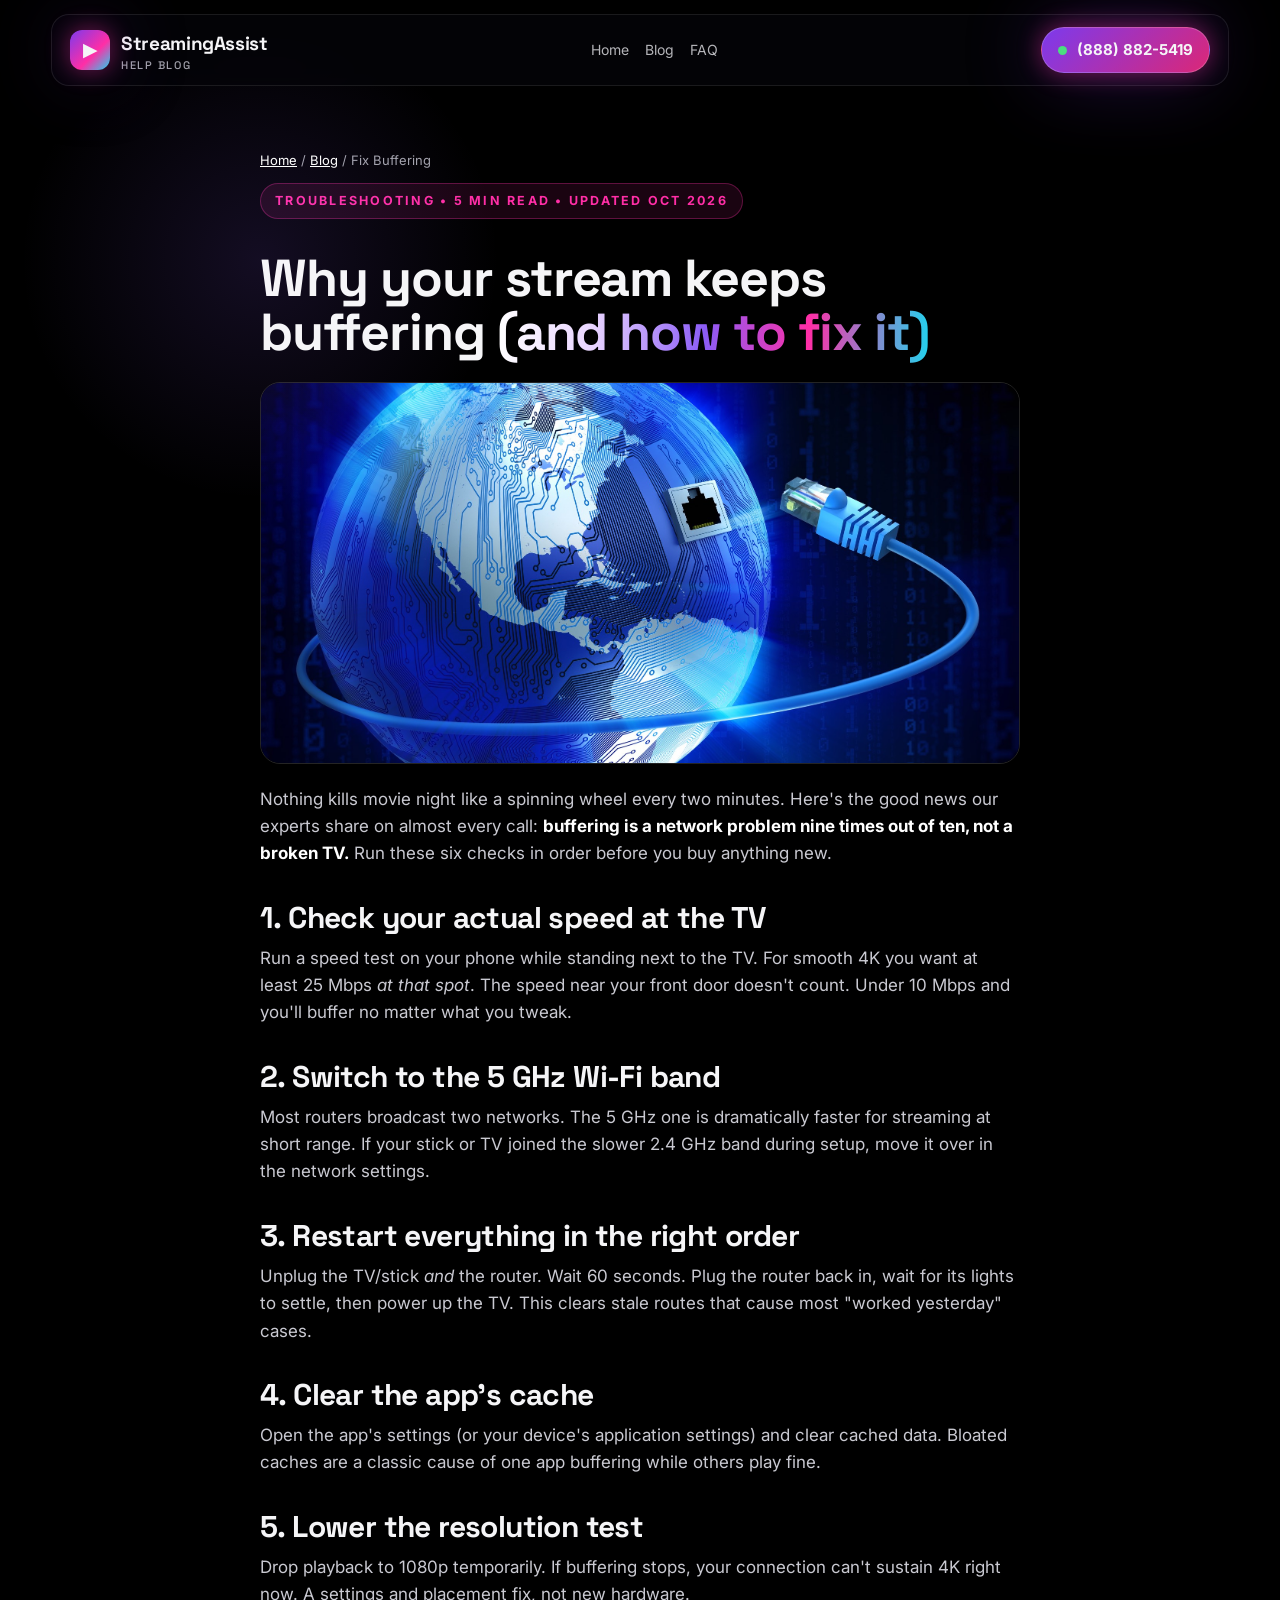
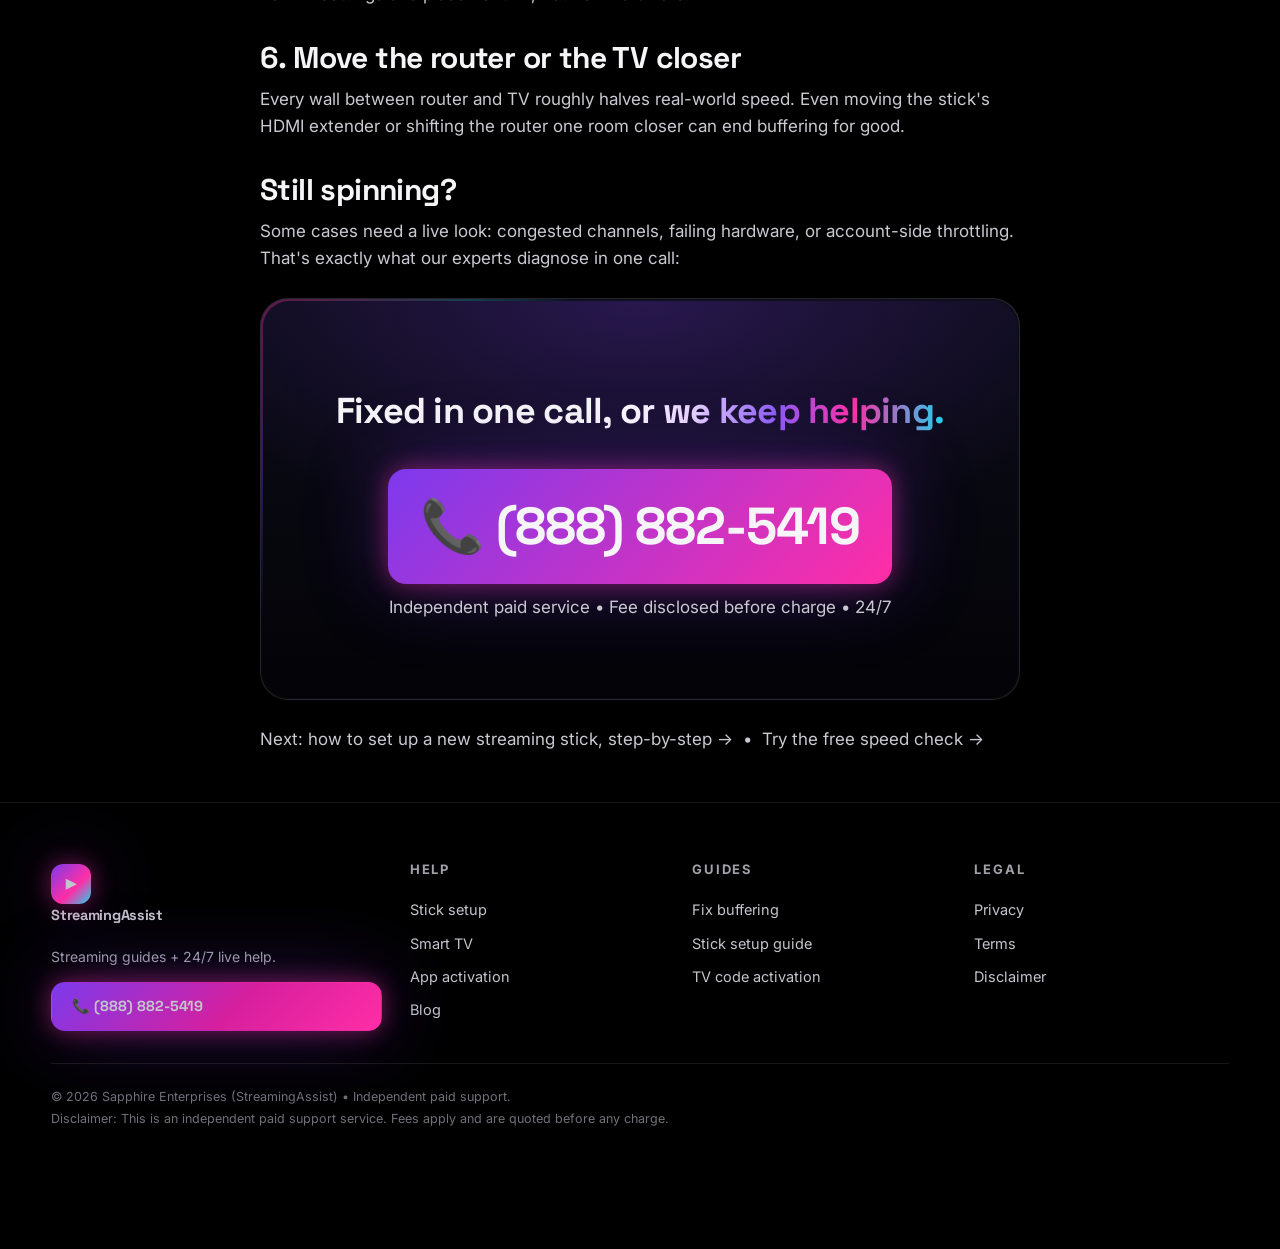
<file: blog/fix-buffering.html>
<!doctype html><html lang="en"><head>
<meta charset="UTF-8"/>
<!-- Google tag (gtag.js) -->
<script async src="https://www.googletagmanager.com/gtag/js?id=AW-16799190588"></script>
<script>
  window.dataLayer = window.dataLayer || [];
  function gtag(){dataLayer.push(arguments);}
  gtag('js', new Date());

  gtag('config', 'AW-16799190588');
</script>
<meta name="viewport" content="width=device-width, initial-scale=1.0"/>
<title>Why Your Stream Keeps Buffering (and How to Fix It) | StreamingAssist Blog</title>
<meta name="description" content="Movie night ruined by constant buffering? Learn the 6 checks our experts run: Wi-Fi band, signal, app cache, resolution and more. Still stuck? Call (888) 882-5419."/>
<link rel="icon" type="image/svg+xml" href="data:image/svg+xml,%3Csvg xmlns='http://www.w3.org/2000/svg' viewBox='0 0 64 64'%3E%3Crect width='64' height='64' rx='16' fill='%237c3aed'/%3E%3Cpath d='M26 20l18 12-18 12z' fill='white'/%3E%3C/svg%3E"/>
<link rel="preconnect" href="https://fonts.googleapis.com"><link rel="preconnect" href="https://fonts.gstatic.com" crossorigin>
<link href="https://fonts.googleapis.com/css2?family=Space+Grotesk:wght@500;600;700&family=Inter:wght@400;500;600;700&display=swap" rel="stylesheet">
<link rel="stylesheet" href="../assets/css/style.css"/><link rel="canonical" href="https://streamingassist.online/blog/fix-buffering.html"/>
<meta name="theme-color" content="#000000"/>
<meta property="og:type" content="article"/><meta property="og:url" content="https://streamingassist.online/blog/fix-buffering.html"/>
<meta property="og:title" content="Why Your Stream Keeps Buffering (and How to Fix It)"/>
<meta property="og:description" content="6 expert checks that fix most buffering for good. Still stuck? Call (888) 882-5419."/>
<meta property="og:image" content="https://streamingassist.online/assets/img/broadband.jpg"/>
<meta name="twitter:card" content="summary_large_image"/>
<script type="application/ld+json">{"@context":"https://schema.org","@type":"BlogPosting","headline":"Why Your Stream Keeps Buffering (and How to Fix It in Minutes)","image":"https://streamingassist.online/assets/img/broadband.jpg","datePublished":"2026-10-02","author":{"@type":"Organization","name":"Sapphire Enterprises"},"publisher":{"@type":"Organization","name":"StreamingAssist"}}</script>
<script type="application/ld+json">{"@context":"https://schema.org","@type":"BreadcrumbList","itemListElement":[{"@type":"ListItem","position":1,"name":"Home","item":"https://streamingassist.online/"},{"@type":"ListItem","position":2,"name":"Blog","item":"https://streamingassist.online/blog.html"},{"@type":"ListItem","position":3,"name":"Fix Buffering","item":"https://streamingassist.online/blog/fix-buffering.html"}]}</script>
</head><body>
<div id="progress"></div><div class="ambient"></div><canvas id="stars"></canvas><div class="orb orb-1"></div><div id="cursorGlow"></div>
<header id="siteHeader"><div class="nav-inner">
<a href="../index.html" class="logo"><span class="logo-mark">▶</span><span>StreamingAssist<small>HELP BLOG</small></span></a>
<nav class="nav-links"><a href="../index.html">Home</a><a href="../blog.html">Blog</a><a href="../index.html#faq">FAQ</a></nav>
<div class="nav-cta"><a class="phone-pill" href="tel:+18888825419"><span class="dot"></span><span class="num">(888) 882-5419</span><span style="font-size:13px">Call Now</span></a><button class="hamburger" id="hamburger">☰</button></div>
</div></header>
<div class="mobile-menu" id="mobileMenu"><a href="../index.html">Home</a><a href="../blog.html">Blog</a><a href="tel:+18888825419" style="background:linear-gradient(135deg,#7c3aed,#ff2ea6);text-align:center">📞 Call (888) 882-5419</a></div>
<main>
<section class="subhero"><div class="container post-body">
<div class="breadcrumb"><a href="../index.html">Home</a> / <a href="../blog.html">Blog</a> / Fix Buffering</div>
<span class="kicker">Troubleshooting • 5 min read • Updated Oct 2026</span>
<h1 style="font-size:clamp(32px,5vw,52px);margin:16px 0">Why your stream keeps buffering <span class="text-gradient">(and how to fix it)</span></h1>
<div class="post-hero"><img src="../assets/img/broadband.jpg" alt="Network concept showing how signal strength affects streaming quality" fetchpriority="high"/></div>
<p>Nothing kills movie night like a spinning wheel every two minutes. Here's the good news our experts share on almost every call: <b style="color:#fff">buffering is a network problem nine times out of ten, not a broken TV.</b> Run these six checks in order before you buy anything new.</p>
<h2>1. Check your actual speed at the TV</h2>
<p>Run a speed test on your phone while standing next to the TV. For smooth 4K you want at least 25 Mbps <i>at that spot</i>. The speed near your front door doesn't count. Under 10 Mbps and you'll buffer no matter what you tweak.</p>
<h2>2. Switch to the 5 GHz Wi-Fi band</h2>
<p>Most routers broadcast two networks. The 5 GHz one is dramatically faster for streaming at short range. If your stick or TV joined the slower 2.4 GHz band during setup, move it over in the network settings.</p>
<h2>3. Restart everything in the right order</h2>
<p>Unplug the TV/stick <i>and</i> the router. Wait 60 seconds. Plug the router back in, wait for its lights to settle, then power up the TV. This clears stale routes that cause most "worked yesterday" cases.</p>
<h2>4. Clear the app's cache</h2>
<p>Open the app's settings (or your device's application settings) and clear cached data. Bloated caches are a classic cause of one app buffering while others play fine.</p>
<h2>5. Lower the resolution test</h2>
<p>Drop playback to 1080p temporarily. If buffering stops, your connection can't sustain 4K right now. A settings and placement fix, not new hardware.</p>
<h2>6. Move the router or the TV closer</h2>
<p>Every wall between router and TV roughly halves real-world speed. Even moving the stick's HDMI extender or shifting the router one room closer can end buffering for good.</p>
<h2>Still spinning?</h2>
<p>Some cases need a live look: congested channels, failing hardware, or account-side throttling. That's exactly what our experts diagnose in one call:</p>
<div class="cta-box reveal visible" style="margin:26px 0"><div class="cta-inner"><h2 style="font-size:clamp(24px,4vw,36px)">Fixed in one call, <span class="text-gradient">or we keep helping.</span></h2><div><a class="cta-number" href="tel:+18888825419">📞 (888) 882-5419</a></div><p class="micro">Independent paid service • Fee disclosed before charge • 24/7</p></div></div>
<p><a href="stick-setup-guide.html">Next: how to set up a new streaming stick, step-by-step →</a> &nbsp;•&nbsp; <a href="../tools.html#speed-check">Try the free speed check →</a></p>
</div></section>
</main>
<footer><div class="container"><div class="foot-grid">
<div><a href="../index.html" class="logo"><span class="logo-mark">▶</span><span>StreamingAssist</span></a><p style="color:var(--muted);font-size:14px">Streaming guides + 24/7 live help.</p><a href="tel:+18888825419" class="btn btn-primary" style="padding:12px 20px">📞 (888) 882-5419</a></div>
<div><h4>Help</h4><a href="../stick-setup.html">Stick setup</a><a href="../smart-tv-setup.html">Smart TV</a><a href="../app-activation.html">App activation</a><a href="../blog.html">Blog</a></div>
<div><h4>Guides</h4><a href="fix-buffering.html">Fix buffering</a><a href="stick-setup-guide.html">Stick setup guide</a><a href="activate-app-tv-code.html">TV code activation</a></div>
<div><h4>Legal</h4><a href="../privacy.html">Privacy</a><a href="../terms.html">Terms</a><a href="../disclaimer.html">Disclaimer</a></div>
</div><div class="foot-note">© <span data-year>2026</span> Sapphire Enterprises (StreamingAssist) • Independent paid support.<br/>Disclaimer: This is an independent paid support service. Fees apply and are quoted before any charge.</div></div></footer>
<div class="sticky-call"><a class="call-now" href="tel:+18888825419">📞 Call Now</a><a class="call-main" href="tel:+18888825419">(888) 882-5419</a></div>
<script src="../assets/js/main.js"></script></body></html>
</file>
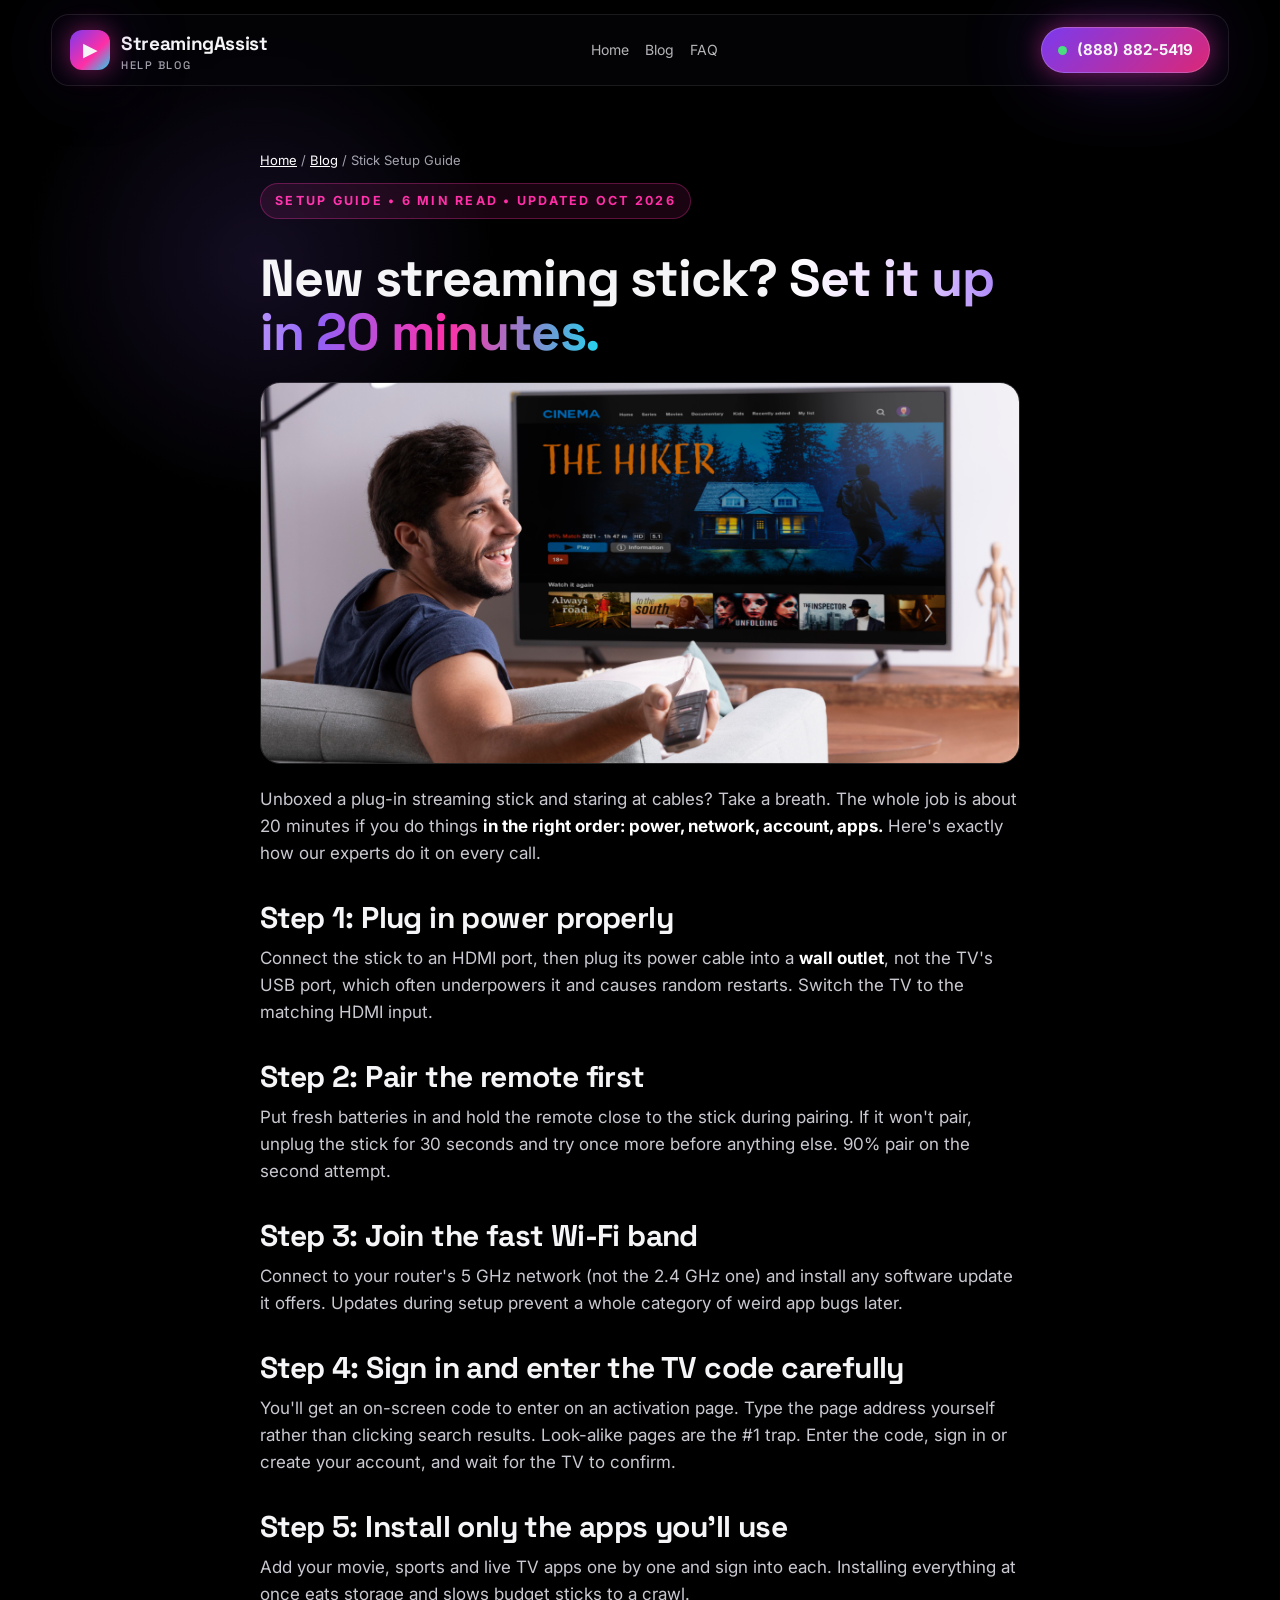
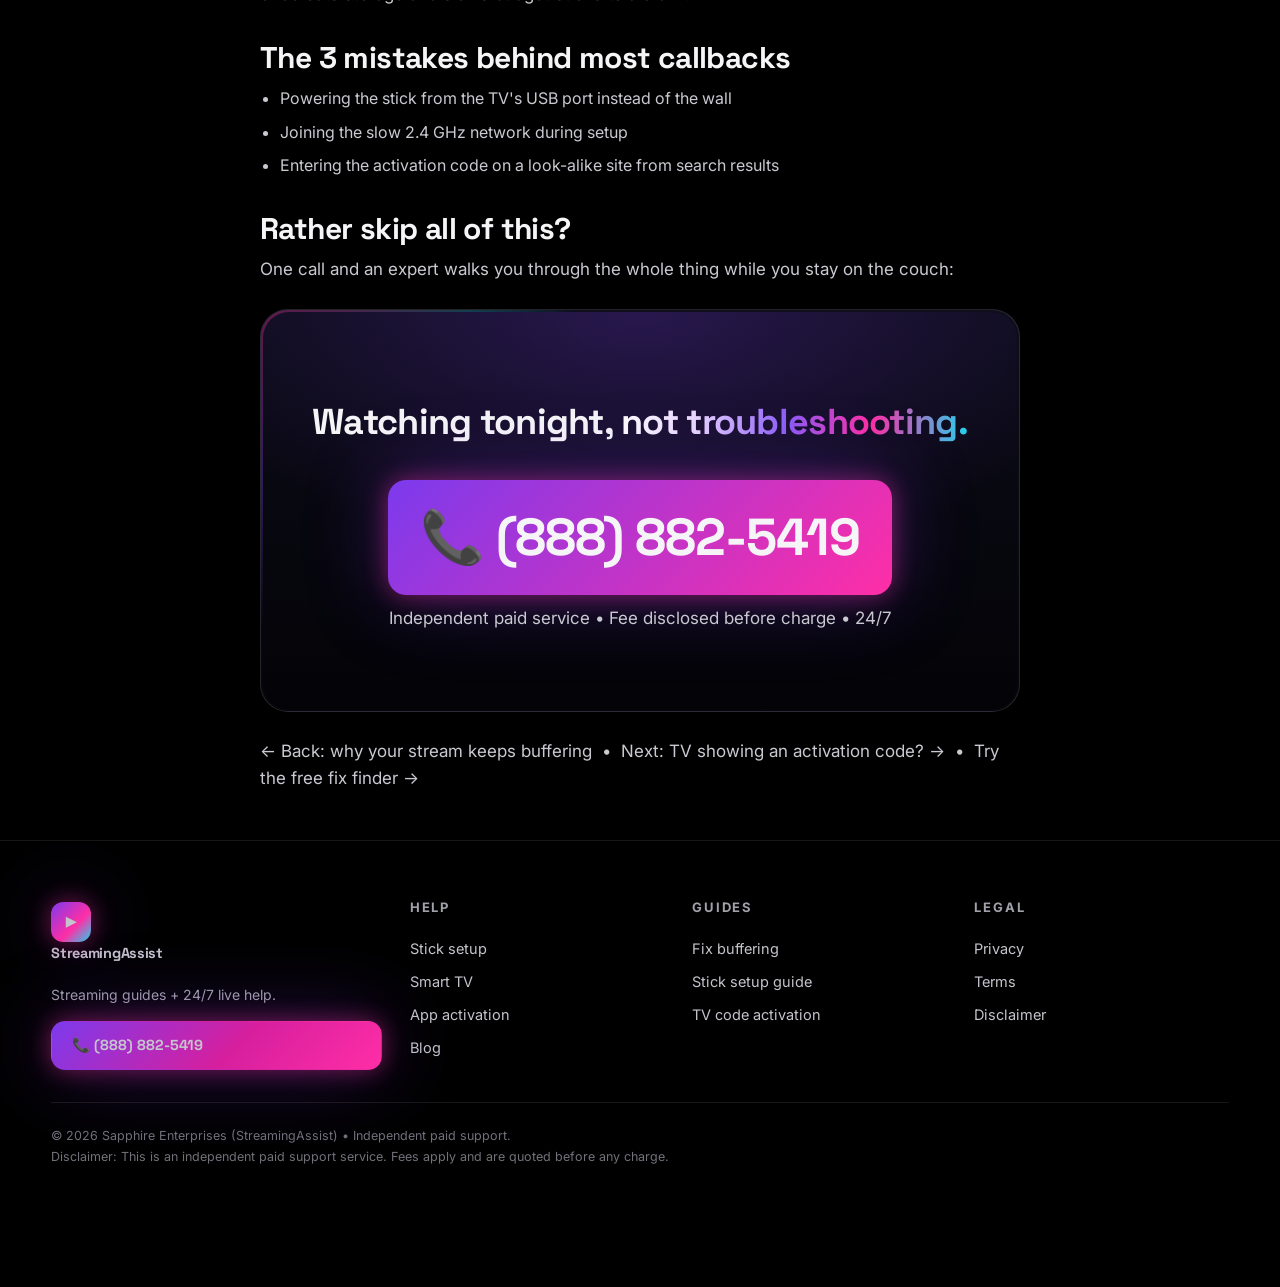
<file: blog/stick-setup-guide.html>
<!doctype html><html lang="en"><head>
<meta charset="UTF-8"/>
<!-- Google tag (gtag.js) -->
<script async src="https://www.googletagmanager.com/gtag/js?id=AW-16799190588"></script>
<script>
  window.dataLayer = window.dataLayer || [];
  function gtag(){dataLayer.push(arguments);}
  gtag('js', new Date());

  gtag('config', 'AW-16799190588');
</script>
<meta name="viewport" content="width=device-width, initial-scale=1.0"/>
<title>How to Set Up a New Streaming Stick: Step-by-Step | StreamingAssist Blog</title>
<meta name="description" content="New streaming stick? Go from box to first movie in ~20 minutes: HDMI, power, Wi-Fi, account, apps. Avoid the 3 setup mistakes behind most callbacks. Or call (888) 882-5419."/>
<link rel="icon" type="image/svg+xml" href="data:image/svg+xml,%3Csvg xmlns='http://www.w3.org/2000/svg' viewBox='0 0 64 64'%3E%3Crect width='64' height='64' rx='16' fill='%237c3aed'/%3E%3Cpath d='M26 20l18 12-18 12z' fill='white'/%3E%3C/svg%3E"/>
<link rel="preconnect" href="https://fonts.googleapis.com"><link rel="preconnect" href="https://fonts.gstatic.com" crossorigin>
<link href="https://fonts.googleapis.com/css2?family=Space+Grotesk:wght@500;600;700&family=Inter:wght@400;500;600;700&display=swap" rel="stylesheet">
<link rel="stylesheet" href="../assets/css/style.css"/><link rel="canonical" href="https://streamingassist.online/blog/stick-setup-guide.html"/>
<meta name="theme-color" content="#000000"/>
<meta property="og:type" content="article"/><meta property="og:url" content="https://streamingassist.online/blog/stick-setup-guide.html"/>
<meta property="og:title" content="How to Set Up a New Streaming Stick: Step-by-Step"/>
<meta property="og:description" content="Box to first movie in ~20 minutes. Or skip it all. Call (888) 882-5419."/>
<meta property="og:image" content="https://streamingassist.online/assets/img/viewer.jpg"/>
<meta name="twitter:card" content="summary_large_image"/>
<script type="application/ld+json">{"@context":"https://schema.org","@type":"BlogPosting","headline":"How to Set Up a New Streaming Stick: Step-by-Step","image":"https://streamingassist.online/assets/img/viewer.jpg","datePublished":"2026-10-02","author":{"@type":"Organization","name":"Sapphire Enterprises"},"publisher":{"@type":"Organization","name":"StreamingAssist"}}</script>
<script type="application/ld+json">{"@context":"https://schema.org","@type":"BreadcrumbList","itemListElement":[{"@type":"ListItem","position":1,"name":"Home","item":"https://streamingassist.online/"},{"@type":"ListItem","position":2,"name":"Blog","item":"https://streamingassist.online/blog.html"},{"@type":"ListItem","position":3,"name":"Stick Setup Guide","item":"https://streamingassist.online/blog/stick-setup-guide.html"}]}</script>
</head><body>
<div id="progress"></div><div class="ambient"></div><canvas id="stars"></canvas><div class="orb orb-2"></div><div id="cursorGlow"></div>
<header id="siteHeader"><div class="nav-inner">
<a href="../index.html" class="logo"><span class="logo-mark">▶</span><span>StreamingAssist<small>HELP BLOG</small></span></a>
<nav class="nav-links"><a href="../index.html">Home</a><a href="../blog.html">Blog</a><a href="../index.html#faq">FAQ</a></nav>
<div class="nav-cta"><a class="phone-pill" href="tel:+18888825419"><span class="dot"></span><span class="num">(888) 882-5419</span><span style="font-size:13px">Call Now</span></a><button class="hamburger" id="hamburger">☰</button></div>
</div></header>
<div class="mobile-menu" id="mobileMenu"><a href="../index.html">Home</a><a href="../blog.html">Blog</a><a href="tel:+18888825419" style="background:linear-gradient(135deg,#7c3aed,#ff2ea6);text-align:center">📞 Call (888) 882-5419</a></div>
<main>
<section class="subhero"><div class="container post-body">
<div class="breadcrumb"><a href="../index.html">Home</a> / <a href="../blog.html">Blog</a> / Stick Setup Guide</div>
<span class="kicker">Setup guide • 6 min read • Updated Oct 2026</span>
<h1 style="font-size:clamp(32px,5vw,52px);margin:16px 0">New streaming stick? <span class="text-gradient">Set it up in 20 minutes.</span></h1>
<div class="post-hero"><img src="../assets/img/viewer.jpg" alt="Person plugging in and setting up a new streaming stick on a living room TV" fetchpriority="high"/></div>
<p>Unboxed a plug-in streaming stick and staring at cables? Take a breath. The whole job is about 20 minutes if you do things <b style="color:#fff">in the right order: power, network, account, apps.</b> Here's exactly how our experts do it on every call.</p>
<h2>Step 1: Plug in power properly</h2>
<p>Connect the stick to an HDMI port, then plug its power cable into a <b style="color:#fff">wall outlet</b>, not the TV's USB port, which often underpowers it and causes random restarts. Switch the TV to the matching HDMI input.</p>
<h2>Step 2: Pair the remote first</h2>
<p>Put fresh batteries in and hold the remote close to the stick during pairing. If it won't pair, unplug the stick for 30 seconds and try once more before anything else. 90% pair on the second attempt.</p>
<h2>Step 3: Join the fast Wi-Fi band</h2>
<p>Connect to your router's 5 GHz network (not the 2.4 GHz one) and install any software update it offers. Updates during setup prevent a whole category of weird app bugs later.</p>
<h2>Step 4: Sign in and enter the TV code carefully</h2>
<p>You'll get an on-screen code to enter on an activation page. Type the page address yourself rather than clicking search results. Look-alike pages are the #1 trap. Enter the code, sign in or create your account, and wait for the TV to confirm.</p>
<h2>Step 5: Install only the apps you'll use</h2>
<p>Add your movie, sports and live TV apps one by one and sign into each. Installing everything at once eats storage and slows budget sticks to a crawl.</p>
<h2>The 3 mistakes behind most callbacks</h2>
<ul><li>Powering the stick from the TV's USB port instead of the wall</li><li>Joining the slow 2.4 GHz network during setup</li><li>Entering the activation code on a look-alike site from search results</li></ul>
<h2>Rather skip all of this?</h2>
<p>One call and an expert walks you through the whole thing while you stay on the couch:</p>
<div class="cta-box reveal visible" style="margin:26px 0"><div class="cta-inner"><h2 style="font-size:clamp(24px,4vw,36px)">Watching tonight, <span class="text-gradient">not troubleshooting.</span></h2><div><a class="cta-number" href="tel:+18888825419">📞 (888) 882-5419</a></div><p class="micro">Independent paid service • Fee disclosed before charge • 24/7</p></div></div>
<p><a href="fix-buffering.html">← Back: why your stream keeps buffering</a> &nbsp;•&nbsp; <a href="activate-app-tv-code.html">Next: TV showing an activation code? →</a> &nbsp;•&nbsp; <a href="../tools.html#fix-finder">Try the free fix finder →</a></p>
</div></section>
</main>
<footer><div class="container"><div class="foot-grid">
<div><a href="../index.html" class="logo"><span class="logo-mark">▶</span><span>StreamingAssist</span></a><p style="color:var(--muted);font-size:14px">Streaming guides + 24/7 live help.</p><a href="tel:+18888825419" class="btn btn-primary" style="padding:12px 20px">📞 (888) 882-5419</a></div>
<div><h4>Help</h4><a href="../stick-setup.html">Stick setup</a><a href="../smart-tv-setup.html">Smart TV</a><a href="../app-activation.html">App activation</a><a href="../blog.html">Blog</a></div>
<div><h4>Guides</h4><a href="fix-buffering.html">Fix buffering</a><a href="stick-setup-guide.html">Stick setup guide</a><a href="activate-app-tv-code.html">TV code activation</a></div>
<div><h4>Legal</h4><a href="../privacy.html">Privacy</a><a href="../terms.html">Terms</a><a href="../disclaimer.html">Disclaimer</a></div>
</div><div class="foot-note">© <span data-year>2026</span> Sapphire Enterprises (StreamingAssist) • Independent paid support.<br/>Disclaimer: This is an independent paid support service. Fees apply and are quoted before any charge.</div></div></footer>
<div class="sticky-call"><a class="call-now" href="tel:+18888825419">📞 Call Now</a><a class="call-main" href="tel:+18888825419">(888) 882-5419</a></div>
<script src="../assets/js/main.js"></script></body></html>
</file>
<file: assets/css/style.css>
:root{
  --bg:#000000;
  --bg-1:#050508;
  --bg-2:#0a0a14;
  --card:rgba(255,255,255,.035);
  --card-strong:rgba(255,255,255,.06);
  --stroke:rgba(255,255,255,.09);
  --stroke-2:rgba(255,255,255,.14);
  --text:#f5f5f7;
  --muted:#a1a1aa;
  --muted-2:#71717a;
  --brand:#7c3aed;
  --violet:#8b5cf6;
  --pink:#ff2ea6;
  --cyan:#22d3ee;
  --gold:#fbbf24;
  --green:#22c55e;
  --radius:20px;
  --font-display:"Space Grotesk",system-ui,sans-serif;
  --font-body:"Inter",system-ui,sans-serif;
  --glow-pink:0 0 24px rgba(255,46,166,.45),0 0 80px rgba(124,58,237,.35);
  --glow-violet:0 0 24px rgba(124,58,237,.5),0 8px 40px rgba(0,0,0,.6);
}
*{box-sizing:border-box}
html{scroll-behavior:smooth;background:var(--bg)}
html,body{margin:0;padding:0}
body{
  background:var(--bg);
  color:var(--text);
  font-family:var(--font-body);
  overflow-x:hidden;
  -webkit-font-smoothing:antialiased;
  line-height:1.6;
}
::selection{background:rgba(255,46,166,.4)}
a{color:inherit;text-decoration:none}
img{max-width:100%;display:block}
.container{width:min(1200px,92%);margin:0 auto}
h1,h2,h3{font-family:var(--font-display);line-height:1.05;letter-spacing:-.02em;margin:0}
.text-gradient{background:linear-gradient(92deg,#fff 0%,#e9d5ff 22%,var(--violet) 48%,var(--pink) 72%,var(--cyan) 100%);-webkit-background-clip:text;background-clip:text;color:transparent}
.text-gradient-2{background:linear-gradient(92deg,var(--gold),#fff7cc 30%,var(--pink) 65%,var(--violet));-webkit-background-clip:text;background-clip:text;color:transparent}

/* progress */
#progress{position:fixed;top:0;left:0;height:3px;width:0;z-index:200;background:linear-gradient(90deg,var(--brand),var(--pink),var(--cyan));box-shadow:0 0 12px rgba(255,46,166,.8)}

/* ambient */
.ambient{position:fixed;inset:0;z-index:-3;background:
  radial-gradient(900px 500px at 15% -5%,rgba(124,58,237,.28),transparent 60%),
  radial-gradient(800px 500px at 90% 10%,rgba(255,46,166,.18),transparent 60%),
  radial-gradient(700px 600px at 50% 100%,rgba(34,211,238,.12),transparent 60%),
  #000;
}
.ambient::after{content:"";position:absolute;inset:0;background-image:url("data:image/svg+xml,%3Csvg viewBox='0 0 200 200' xmlns='http://www.w3.org/2000/svg'%3E%3Cfilter id='n'%3E%3CfeTurbulence type='fractalNoise' baseFrequency='0.9' stitchTiles='stitch'/%3E%3C/filter%3E%3Crect width='100%25' height='100%25' filter='url(%23n)' opacity='0.06'/%3E%3C/svg%3E");opacity:.5;pointer-events:none}
#stars{position:fixed;inset:0;z-index:-2;opacity:.9}
.orb{position:fixed;border-radius:50%;filter:blur(90px);z-index:-1;opacity:.4;pointer-events:none}
.orb-1{width:560px;height:560px;left:-160px;top:-120px;background:radial-gradient(circle,rgba(124,58,237,.7),transparent 70%)}
.orb-2{width:520px;height:520px;right:-140px;top:10%;background:radial-gradient(circle,rgba(255,46,166,.55),transparent 70%);animation-delay:-4s}
.orb-3{width:600px;height:400px;left:30%;bottom:-180px;background:radial-gradient(circle,rgba(34,211,238,.28),transparent 70%);animation-delay:-8s}
@keyframes drift{from{transform:translate(0,0) scale(1)}to{transform:translate(40px,30px) scale(1.08)}}
#cursorGlow{position:fixed;width:520px;height:520px;left:0;top:0;border-radius:50%;pointer-events:none;z-index:1;background:radial-gradient(circle,rgba(139,92,246,.14),transparent 65%);mix-blend-mode:screen;will-change:transform}
@media(max-width:900px){#cursorGlow{display:none}}

/* header */
header{position:fixed;top:0;left:0;right:0;z-index:100;transition:.3s}
.nav-inner{width:min(1200px,92%);margin:14px auto;display:flex;align-items:center;justify-content:space-between;gap:16px;padding:12px 18px;border-radius:18px;background:rgba(5,5,10,.6);backdrop-filter:blur(18px);-webkit-backdrop-filter:blur(18px);border:1px solid var(--stroke)}
header.scrolled .nav-inner{background:rgba(0,0,0,.85);box-shadow:0 10px 40px rgba(0,0,0,.6)}
.logo{display:flex;align-items:center;gap:11px;font-weight:700;font-family:var(--font-display);font-size:19px;letter-spacing:-.02em;flex-shrink:0}
.logo-mark{width:40px;height:40px;border-radius:12px;display:grid;place-items:center;background:linear-gradient(135deg,#7c3aed,#ff2ea6 60%,#22d3ee);box-shadow:var(--glow-pink);position:relative;overflow:hidden}
.logo-mark::after{content:"";position:absolute;inset:0;background:linear-gradient(110deg,transparent 30%,rgba(255,255,255,.5) 50%,transparent 70%);transform:translateX(-100%);animation:shine 3.5s infinite}
@keyframes shine{60%{transform:translateX(100%)}100%{transform:translateX(100%)}}
.logo small{display:block;font-size:11px;font-weight:500;color:var(--muted);letter-spacing:.14em;text-transform:uppercase;line-height:1}
.nav-links{display:flex;gap:16px;align-items:center;font-size:14px;color:#d4d4d8}
.nav-links a{white-space:nowrap}
.nav-links a{opacity:.85;transition:.2s;position:relative}
.nav-links a:hover{opacity:1;color:#fff}
.nav-links a::after{content:"";position:absolute;left:0;bottom:-6px;height:2px;width:0;background:linear-gradient(90deg,var(--violet),var(--pink));transition:.25s;border-radius:2px}
.nav-links a:hover::after{width:100%}
.nav-cta{display:flex;align-items:center;gap:12px;flex-shrink:0}
.phone-pill{display:flex;align-items:center;gap:10px;padding:10px 16px;border-radius:999px;background:linear-gradient(135deg,#7c3aed,#db2777);font-weight:700;font-size:15px;box-shadow:var(--glow-pink);transition:.25s;border:1px solid rgba(255,255,255,.2);white-space:nowrap;flex-shrink:0}
.phone-pill:hover{transform:translateY(-1px) scale(1.02);box-shadow:0 0 30px rgba(255,46,166,.7),0 0 80px rgba(124,58,237,.4)}
.phone-pill .dot{width:9px;height:9px;border-radius:50%;background:#4ade80;box-shadow:0 0 0 0 rgba(74,222,128,.7);animation:pulseDot 1.8s infinite}
@keyframes pulseDot{0%{box-shadow:0 0 0 0 rgba(74,222,128,.7)}70%{box-shadow:0 0 0 10px rgba(74,222,128,0)}100%{box-shadow:0 0 0 0 rgba(74,222,128,0)}}
.hamburger{display:none;background:none;border:1px solid var(--stroke);border-radius:10px;color:#fff;padding:9px 11px;font-size:18px}

/* mobile menu */
.mobile-menu{display:none;position:fixed;top:86px;left:4%;right:4%;z-index:99;background:rgba(10,10,18,.96);backdrop-filter:blur(20px);border:1px solid var(--stroke);border-radius:18px;padding:18px;flex-direction:column;gap:6px}
.mobile-menu.open{display:flex}
.mobile-menu a{padding:12px 12px;border-radius:12px;font-weight:600}
.mobile-menu a:hover{background:rgba(255,255,255,.06)}

/* buttons */
.btn{display:inline-flex;align-items:center;justify-content:center;gap:10px;padding:16px 28px;border-radius:14px;font-weight:700;font-size:16px;transition:.25s;border:1px solid transparent;cursor:pointer;font-family:var(--font-display)}
.btn-primary{background:linear-gradient(135deg,#7c3aed 0%,#d61f9e 55%,#ff2ea6 100%);color:#fff;box-shadow:var(--glow-pink);position:relative;overflow:hidden}
.btn-primary::before{content:"";position:absolute;inset:0;background:linear-gradient(110deg,transparent 30%,rgba(255,255,255,.35) 50%,transparent 70%);transform:translateX(-120%);transition:.6s}
.btn-primary:hover::before{transform:translateX(120%)}
.btn-primary:hover{transform:translateY(-2px);box-shadow:0 0 34px rgba(255,46,166,.7)}
.btn-ghost{background:rgba(255,255,255,.06);border-color:var(--stroke-2);color:#fff;backdrop-filter:blur(10px)}
.btn-ghost:hover{background:rgba(255,255,255,.1);transform:translateY(-2px)}
.btn-lg{padding:19px 34px;font-size:18px;border-radius:16px}
.micro{font-size:12.5px;color:var(--muted-2);margin-top:10px}

/* hero */
.hero{padding:150px 0 40px;position:relative}
.hero-grid{display:grid;grid-template-columns:1.05fr .95fr;gap:48px;align-items:center}
.eyebrow{display:inline-flex;align-items:center;gap:9px;padding:8px 14px;border-radius:999px;background:rgba(139,92,246,.12);border:1px solid rgba(139,92,246,.35);font-size:13px;font-weight:600;letter-spacing:.02em;color:#ddd6fe}
.eyebrow .live{width:8px;height:8px;border-radius:50%;background:#4ade80;box-shadow:0 0 10px #4ade80;animation:blink 1.4s infinite}
@keyframes blink{50%{opacity:.4}}
.hero h1{font-size:clamp(38px,6vw,68px);margin:20px 0 18px;font-weight:700}
.hero p.lead{font-size:clamp(16px,2vw,19px);color:#c9c9d1;max-width:560px;margin:0 0 28px}
.hero-ctas{display:flex;gap:14px;flex-wrap:wrap;align-items:center}
.trust-row{display:flex;gap:18px;margin-top:26px;flex-wrap:wrap}
.trust-item{display:flex;align-items:center;gap:10px;font-size:13.5px;color:#d4d4d8;background:rgba(255,255,255,.04);border:1px solid var(--stroke);padding:9px 14px;border-radius:999px}
.trust-item i{font-style:normal}
.stars{color:var(--gold);letter-spacing:2px;font-size:14px}

/* hero visual */
.hero-visual{position:relative;min-height:520px}
.cinema-frame{position:relative;border-radius:24px;overflow:hidden;border:1px solid rgba(255,255,255,.14);background:linear-gradient(180deg,#0b0b16,#000);box-shadow:0 30px 80px rgba(0,0,0,.7),0 0 60px rgba(124,58,237,.25);aspect-ratio:16/10.5}
.cinema-frame::before{content:"";position:absolute;inset:0;background:
  linear-gradient(180deg,rgba(0,0,0,.1) 0%,transparent 25%,transparent 70%,rgba(0,0,0,.85) 100%),
  radial-gradient(600px 300px at 50% 0%,rgba(139,92,246,.35),transparent 70%);
  z-index:1;pointer-events:none}
.cinema-top{display:flex;align-items:center;gap:8px;padding:14px 18px;position:relative;z-index:2;border-bottom:1px solid rgba(255,255,255,.08);background:rgba(0,0,0,.5)}
.cinema-top span{width:11px;height:11px;border-radius:50%;display:block}
.screen{padding:26px;position:relative;z-index:2}
.screen-grid{display:grid;grid-template-columns:repeat(3,1fr);gap:12px}
.tile{border-radius:14px;overflow:hidden;position:relative;aspect-ratio:16/10;background:#111;border:1px solid rgba(255,255,255,.1);transition:.3s}
.tile:hover{transform:scale(1.03);border-color:rgba(255,46,166,.5)}
.tile .tile-label{position:absolute;left:10px;bottom:8px;font-size:11px;font-weight:700;letter-spacing:.08em;background:rgba(0,0,0,.7);padding:4px 8px;border-radius:999px;border:1px solid rgba(255,255,255,.15)}
.tile-1{background:linear-gradient(135deg,#1e1b4b,#7c3aed 50%,#ec4899)}
.tile-2{background:linear-gradient(135deg,#082f49,#0284c7 50%,#22d3ee)}
.tile-3{background:linear-gradient(135deg,#3b0764,#a21caf 50%,#fb7185)}
.tile-4{background:linear-gradient(135deg,#111827,#374151 50%,#f59e0b)}
.tile-5{background:linear-gradient(135deg,#052e16,#15803d 50%,#4ade80)}
.tile-6{background:linear-gradient(135deg,#450a0a,#dc2626 50%,#fb923c)}
.tile::after{content:"▶";position:absolute;inset:0;display:grid;place-items:center;font-size:22px;color:rgba(255,255,255,.9);text-shadow:0 2px 20px rgba(0,0,0,.8)}
.play-bar{margin-top:16px;height:6px;border-radius:999px;background:rgba(255,255,255,.12);overflow:hidden;position:relative}
.play-bar::after{content:"";position:absolute;left:0;top:0;bottom:0;width:38%;border-radius:999px;background:linear-gradient(90deg,var(--violet),var(--pink),var(--cyan));box-shadow:0 0 12px rgba(255,46,166,.8);animation:playmove 3s ease-in-out infinite alternate}
@keyframes playmove{to{width:72%}}
.float-card{position:absolute;background:rgba(12,12,20,.82);backdrop-filter:blur(16px);border:1px solid rgba(255,255,255,.14);border-radius:16px;padding:14px 16px;box-shadow:0 20px 50px rgba(0,0,0,.6);animation:floaty 5s ease-in-out infinite;z-index:3;will-change:transform}
@keyframes floaty{50%{transform:translateY(-12px)}}
.fc-1{top:18px;right:-10px;display:flex;gap:12px;align-items:center}
.fc-2{bottom:70px;left:-18px;animation-delay:-2.5s}
.fc-3{bottom:-18px;right:20px;animation-delay:-1.2s;display:flex;gap:10px;align-items:center}
.avatar{width:38px;height:38px;border-radius:50%;background:linear-gradient(135deg,#7c3aed,#ff2ea6);display:grid;place-items:center;font-weight:800}
.call-fab{width:52px;height:52px;border-radius:50%;background:linear-gradient(135deg,#22c55e,#16a34a);display:grid;place-items:center;font-size:22px;box-shadow:0 0 20px rgba(34,197,94,.6);animation:pulseDot 2s infinite}

/* marquee */
.marquee{margin:34px 0 0;border-top:1px solid var(--stroke);border-bottom:1px solid var(--stroke);background:rgba(255,255,255,.015);overflow:hidden;white-space:nowrap;padding:16px 0;position:relative}
.marquee::before,.marquee::after{content:"";position:absolute;top:0;bottom:0;width:120px;z-index:2;pointer-events:none}
.marquee::before{left:0;background:linear-gradient(90deg,#000,transparent)}
.marquee::after{right:0;background:linear-gradient(-90deg,#000,transparent)}
.marquee-track{display:inline-flex;gap:18px;animation:scrollX 28s linear infinite;font-family:var(--font-display);font-weight:700;letter-spacing:.12em;font-size:14px;color:#d8d8de;will-change:transform}
@keyframes scrollX{to{transform:translateX(-50%)}}
.m-badge{border:1px solid var(--stroke-2);padding:10px 18px;border-radius:999px;background:rgba(255,255,255,.03);display:inline-flex;align-items:center;gap:8px}
.m-badge b{color:#fff}

/* sections */
section{padding:84px 0}
.section-head{max-width:760px;margin:0 auto 44px;text-align:center}
.section-head.left{margin:0 0 32px;text-align:left}
.kicker{display:inline-block;font-size:12.5px;letter-spacing:.18em;text-transform:uppercase;font-weight:700;color:var(--pink);background:rgba(255,46,166,.1);border:1px solid rgba(255,46,166,.3);padding:7px 14px;border-radius:999px;margin-bottom:16px}
.section-head h2{font-size:clamp(28px,4.5vw,48px)}
.section-head p{color:var(--muted);font-size:17px;margin-top:14px}

/* glass */
.glass{background:var(--card);border:1px solid var(--stroke);border-radius:var(--radius);backdrop-filter:blur(14px);-webkit-backdrop-filter:blur(14px)}
.glass-strong{background:linear-gradient(180deg,rgba(255,255,255,.07),rgba(255,255,255,.02));border:1px solid var(--stroke-2);border-radius:24px;backdrop-filter:blur(18px)}

/* services */
.services-grid{display:grid;grid-template-columns:repeat(3,1fr);gap:20px}
.svc{padding:28px;position:relative;overflow:hidden;transition:.3s}
.svc::before{content:"";position:absolute;inset:0;background:radial-gradient(400px 200px at 50% -20%,rgba(139,92,246,.25),transparent 70%);opacity:0;transition:.3s}
.svc:hover::before{opacity:1}
.svc:hover{transform:translateY(-6px);border-color:rgba(255,46,166,.35);box-shadow:0 20px 60px rgba(0,0,0,.5),0 0 40px rgba(124,58,237,.2)}
.svc-icon{width:52px;height:52px;border-radius:14px;display:grid;place-items:center;font-size:24px;background:linear-gradient(135deg,rgba(124,58,237,.3),rgba(255,46,166,.25));border:1px solid rgba(255,255,255,.15)}
.svc h3{margin:18px 0 10px;font-size:21px}
.svc p{color:var(--muted);font-size:15px;margin:0 0 16px}
.svc ul{list-style:none;margin:0 0 20px;padding:0;display:grid;gap:8px;font-size:14px;color:#d4d4d8}
.svc ul li::before{content:"✓";color:var(--pink);font-weight:800;margin-right:8px}
.svc-link{font-weight:700;color:#fff;display:inline-flex;gap:8px;align-items:center;font-size:15px}
.svc-link span{width:28px;height:28px;border-radius:50%;display:grid;place-items:center;background:linear-gradient(135deg,var(--brand),var(--pink))}

/* devices */
.devices{display:grid;grid-template-columns:repeat(3,1fr);gap:18px}
.device{padding:26px;text-align:center;transition:.3s;position:relative;overflow:hidden}
.device:hover{transform:translateY(-5px) scale(1.01);border-color:rgba(34,211,238,.4)}
.device-logo{height:56px;display:grid;place-items:center;font-family:var(--font-display);font-weight:800;font-size:22px;letter-spacing:.02em;margin-bottom:12px}
.device p{color:var(--muted);font-size:14.5px;margin:0 0 16px}
.device .btn{padding:11px 20px;font-size:14px;border-radius:11px}

/* blog */
.blog-grid{display:grid;grid-template-columns:repeat(3,1fr);gap:18px}
.post-card{overflow:hidden;transition:.3s}
.post-card:hover{transform:translateY(-5px);border-color:rgba(255,46,166,.4)}
.post-card img{width:100%;height:180px;object-fit:cover;display:block}
.post-card-body{padding:22px}
.post-meta{font-size:12.5px;color:var(--muted);letter-spacing:.06em;text-transform:uppercase}
.post-card h3{font-size:20px;margin:10px 0 8px}
.post-card p{color:var(--muted);font-size:14.5px;margin:0 0 14px}
.post-body{max-width:760px;margin:0 auto}
.post-body p{color:#c9c9d1;font-size:17px;margin:0 0 18px}
.post-body h2{font-size:clamp(22px,3.5vw,30px);margin:34px 0 12px}
.post-body ul{color:#c9c9d1;display:grid;gap:8px;padding-left:20px;margin:0 0 18px}
.post-hero{border-radius:20px;overflow:hidden;border:1px solid var(--stroke-2);margin:22px 0}
.post-hero img{width:100%;height:clamp(220px,40vw,380px);object-fit:cover;display:block}
@media(max-width:860px){.blog-grid{grid-template-columns:1fr;max-width:560px;margin:0 auto}}

/* steps */
.steps{display:grid;grid-template-columns:repeat(4,1fr);gap:16px;position:relative}
.steps::before{content:"";position:absolute;top:44px;left:6%;right:6%;height:2px;background:linear-gradient(90deg,transparent,var(--violet),var(--pink),var(--cyan),transparent);opacity:.5}
.step{padding:26px 20px;text-align:center;position:relative}
.step-num{width:56px;height:56px;margin:0 auto 16px;border-radius:50%;display:grid;place-items:center;font-family:var(--font-display);font-weight:800;font-size:22px;background:#0a0a14;border:1px solid rgba(139,92,246,.5);box-shadow:0 0 20px rgba(139,92,246,.4);position:relative;z-index:1}
.step h3{font-size:18px;margin-bottom:8px}
.step p{font-size:14px;color:var(--muted);margin:0}

/* stats */
.stats{display:grid;grid-template-columns:repeat(4,1fr);gap:16px;margin-top:28px}
.stat{padding:28px 20px;text-align:center}
.stat b{font-family:var(--font-display);font-size:34px;display:block;background:linear-gradient(90deg,#fff,var(--pink));-webkit-background-clip:text;background-clip:text;color:transparent}
.stat span{font-size:13.5px;color:var(--muted)}

/* testimonials */
.testi-wrap{position:relative;max-width:860px;margin:0 auto}
.testi{padding:36px;display:none}
.testi.active{display:block;animation:fadeUp .5s ease}
@keyframes fadeUp{from{opacity:0;transform:translateY(14px)}to{opacity:1;transform:none}}
.testi p.quote{font-size:19px;line-height:1.6;margin:16px 0 20px}
.testi-user{display:flex;align-items:center;gap:14px}
.testi-user .avatar{width:48px;height:48px}
.testi-dots{display:flex;gap:8px;justify-content:center;margin-top:20px}
.testi-dots button{width:10px;height:10px;border-radius:50%;border:0;background:rgba(255,255,255,.2);cursor:pointer}
.testi-dots button.active{background:linear-gradient(90deg,var(--violet),var(--pink));box-shadow:0 0 10px rgba(255,46,166,.7)}

/* pricing / plans */
.plans{display:grid;grid-template-columns:repeat(3,1fr);gap:20px}
.plan{padding:32px;position:relative}
.plan.featured{border:1px solid rgba(255,46,166,.5);box-shadow:0 0 50px rgba(255,46,166,.2);background:linear-gradient(180deg,rgba(124,58,237,.14),rgba(255,46,166,.06))}
.plan-badge{position:absolute;top:-13px;left:50%;transform:translateX(-50%);background:linear-gradient(90deg,var(--brand),var(--pink));padding:5px 16px;border-radius:999px;font-size:12px;font-weight:800;letter-spacing:.08em}
.plan h3{font-size:22px}
.plan .price{font-family:var(--font-display);font-size:40px;font-weight:800;margin:12px 0}
.plan .price small{font-size:14px;color:var(--muted);font-weight:500}
.plan ul{list-style:none;padding:0;margin:18px 0 24px;display:grid;gap:10px;font-size:14.5px;color:#d4d4d8}
.plan ul li::before{content:"✓ ";color:#4ade80;font-weight:800}

/* faq */
.faq{max-width:820px;margin:0 auto;display:grid;gap:12px}
.faq-item{border-radius:16px;overflow:hidden}
.faq-q{width:100%;text-align:left;background:none;border:0;color:#fff;padding:20px 22px;font-size:16px;font-weight:600;display:flex;justify-content:space-between;align-items:center;gap:14px;cursor:pointer;font-family:var(--font-body)}
.faq-q .plus{width:30px;height:30px;flex:0 0 30px;border-radius:50%;display:grid;place-items:center;background:rgba(255,255,255,.08);border:1px solid var(--stroke);transition:.25s;font-size:18px}
.faq-item.open .plus{transform:rotate(45deg);background:linear-gradient(135deg,var(--brand),var(--pink))}
.faq-a{display:grid;grid-template-rows:0fr;transition:.35s}
.faq-item.open .faq-a{grid-template-rows:1fr}
.faq-a>div{overflow:hidden}
.faq-a p{margin:0;padding:0 22px 20px;color:var(--muted);font-size:15px}

/* cta */
.cta-box{position:relative;overflow:hidden;border-radius:28px;padding:60px 40px;text-align:center;background:linear-gradient(180deg,#0e0e1c,#05050a);border:1px solid rgba(255,255,255,.12)}
.cta-box::before{content:"";position:absolute;inset:-40%;background:conic-gradient(from 0deg,transparent 0 70%,rgba(124,58,237,.35),rgba(255,46,166,.35),rgba(34,211,238,.25),transparent 95%);animation:spin 8s linear infinite;filter:blur(1px)}
.cta-box::after{content:"";position:absolute;inset:2px;border-radius:26px;background:radial-gradient(700px 360px at 50% 0%,rgba(124,58,237,.25),transparent 70%),linear-gradient(180deg,#0c0c18,#030307)}
@keyframes spin{to{transform:rotate(360deg)}}
.cta-inner{position:relative;z-index:2}
.cta-inner h2{font-size:clamp(30px,5vw,52px)}
.cta-number{display:inline-flex;margin:26px 0 10px;font-family:var(--font-display);font-size:clamp(28px,5vw,52px);font-weight:800;letter-spacing:-.02em;padding:16px 32px;border-radius:18px;background:linear-gradient(135deg,#7c3aed,#ff2ea6);box-shadow:var(--glow-pink);transition:.25s}
.cta-number:hover{transform:scale(1.03)}
.pulse-ring{position:relative}
.pulse-ring::after{content:"";position:absolute;inset:-6px;border-radius:22px;border:2px solid rgba(255,46,166,.6);animation:ring 1.8s ease-out infinite}
@keyframes ring{from{opacity:1;transform:scale(1)}to{opacity:0;transform:scale(1.08)}}

/* footer */
footer{border-top:1px solid var(--stroke);padding:56px 0 120px;background:rgba(0,0,0,.7)}
.foot-grid{display:grid;grid-template-columns:1.3fr 1fr 1fr 1fr;gap:28px}
.foot-grid h4{font-size:13px;letter-spacing:.14em;text-transform:uppercase;color:var(--muted);margin:0 0 14px}
.foot-grid a{display:block;color:#c4c4cc;font-size:14.5px;padding:5px 0}
.foot-grid a:hover{color:#fff}
.foot-note{margin-top:32px;padding-top:22px;border-top:1px solid var(--stroke);font-size:12.5px;color:var(--muted-2);line-height:1.7}

/* sticky mobile call */
.sticky-call{position:fixed;left:12px;right:12px;bottom:12px;z-index:120;display:none;gap:10px}
.sticky-call a{flex:1;display:flex;align-items:center;justify-content:center;gap:10px;padding:16px;border-radius:16px;font-weight:800;font-family:var(--font-display);font-size:17px}
.sticky-call .call-now{background:linear-gradient(135deg,#16a34a,#22c55e);box-shadow:0 10px 30px rgba(34,197,94,.45);color:#fff}
.sticky-call .call-main{background:linear-gradient(135deg,#7c3aed,#ff2ea6);box-shadow:var(--glow-pink);color:#fff}

/* legal page */
.legal{max-width:860px;margin:0 auto}
.legal .glass-strong{padding:36px}
.legal h1{font-size:40px;margin:14px 0 12px}
.legal h2{font-size:22px;margin:28px 0 10px}
.legal p,.legal li{color:#c9c9d1;font-size:15.5px}
.breadcrumb{font-size:13px;color:var(--muted);margin-bottom:12px}
.breadcrumb a{color:#fff;text-decoration:underline}

/* muted video - cinematic, no audio */
.video-frame{position:relative;border-radius:24px;overflow:hidden;border:1px solid rgba(255,255,255,.14);background:#05050c;box-shadow:0 30px 80px rgba(0,0,0,.7),0 0 60px rgba(124,58,237,.25);display:flex;flex-direction:column}
.video-frame .cinema-top{position:static;background:rgba(8,8,16,.98);backdrop-filter:blur(12px);-webkit-backdrop-filter:blur(12px);flex:0 0 auto}
.video-frame .cinema-label{margin-left:8px;font-size:12px;color:#a1a1aa;white-space:nowrap;overflow:hidden;text-overflow:ellipsis}
.video-stage{position:relative;flex:1 1 auto;min-height:0}
.video-frame video{display:block;width:100%;height:100%;object-fit:cover;aspect-ratio:16/10}
.video-overlay{position:absolute;inset:0;pointer-events:none;background:linear-gradient(180deg,rgba(0,0,0,.25) 0%,transparent 30%,transparent 62%,rgba(0,0,0,.78) 100%)}
.video-caption{position:absolute;left:16px;bottom:14px;z-index:2;display:flex;gap:8px;align-items:center;font-size:12px;font-weight:700;letter-spacing:.1em;background:rgba(0,0,0,.6);border:1px solid rgba(255,255,255,.16);padding:7px 13px;border-radius:999px}
.video-caption .live{width:8px;height:8px;border-radius:50%;background:#4ade80;box-shadow:0 0 10px #4ade80;animation:blink 1.4s infinite}
.device-media{border-radius:14px;overflow:hidden;margin-bottom:14px;border:1px solid rgba(255,255,255,.1)}
.device-media video,.device-media img{display:block;width:100%;height:170px;object-fit:cover}
.side-media{border-radius:18px;overflow:hidden;border:1px solid var(--stroke-2)}
.side-media video,.side-media img{display:block;width:100%;height:220px;object-fit:cover}

/* photo strip - local assets */
.photo-row{display:grid;grid-template-columns:repeat(3,1fr);gap:18px}
.photo-card{margin:0;position:relative;border-radius:20px;overflow:hidden;border:1px solid var(--stroke-2);background:#080810;min-height:220px}
.photo-card img{width:100%;height:230px;object-fit:cover;display:block;filter:saturate(1.05)}
.photo-card figcaption{position:absolute;left:12px;right:12px;bottom:12px;padding:10px 14px;border-radius:12px;background:rgba(0,0,0,.62);backdrop-filter:blur(10px);border:1px solid rgba(255,255,255,.14);font-size:14px;font-weight:600}
.support-banner{grid-template-columns:120px 1fr auto}
@media(max-width:820px){.photo-row{grid-template-columns:1fr}.support-banner{grid-template-columns:1fr !important;text-align:center;justify-items:center}}

/* session call pop-up */
.call-modal{position:fixed;inset:0;z-index:300;display:none;align-items:center;justify-content:center;padding:20px;background:rgba(0,0,0,.72);backdrop-filter:blur(8px);-webkit-backdrop-filter:blur(8px)}
.call-modal.open{display:flex;animation:modalFade .3s ease}
@keyframes modalFade{from{opacity:0}to{opacity:1}}
.call-modal-card{position:relative;width:min(440px,100%);border-radius:24px;padding:38px 30px 28px;text-align:center;background:linear-gradient(180deg,#141422,#07070d);border:1px solid rgba(255,46,166,.35);box-shadow:0 0 60px rgba(124,58,237,.4),0 30px 80px rgba(0,0,0,.8);animation:modalUp .45s cubic-bezier(.16,1,.3,1)}
@keyframes modalUp{from{opacity:0;transform:translateY(26px) scale(.97)}to{opacity:1;transform:none}}
.call-modal-card::before{content:"";position:absolute;top:0;left:10%;right:10%;height:3px;border-radius:999px;background:linear-gradient(90deg,var(--violet),var(--pink),var(--cyan))}
.call-modal-close{position:absolute;top:12px;right:12px;width:34px;height:34px;border-radius:50%;border:1px solid var(--stroke-2);background:rgba(255,255,255,.06);color:#fff;font-size:16px;cursor:pointer;line-height:1}
.call-modal-close:hover{background:rgba(255,255,255,.14)}
.call-modal-icon{width:64px;height:64px;margin:0 auto;border-radius:50%;display:grid;place-items:center;font-size:28px;background:linear-gradient(135deg,#16a34a,#22c55e);box-shadow:0 0 26px rgba(34,197,94,.55);animation:pulseDot 2s infinite}
.call-modal-card h2{font-size:26px;margin:16px 0 8px}
.call-modal-card p{color:var(--muted);font-size:15px;margin:0 0 20px}
.call-modal-number{display:block;font-family:var(--font-display);font-weight:800;font-size:30px;letter-spacing:-.01em;padding:15px;border-radius:16px;background:linear-gradient(135deg,#7c3aed,#ff2ea6);box-shadow:var(--glow-pink);margin-bottom:12px}
.call-modal-later{display:block;margin-top:12px;background:none;border:0;color:var(--muted);font-size:13.5px;cursor:pointer;text-decoration:underline}

/* free tools */
.tool-grid{display:grid;grid-template-columns:repeat(3,1fr);gap:18px;margin-top:26px}
.tool-card{padding:28px}
.tool-card h3{font-size:22px;margin:14px 0 8px}
.tool-card>p{color:var(--muted);font-size:14.5px;margin:0 0 16px}
.quiz-opt{display:block;width:100%;text-align:left;margin:8px 0;padding:14px 16px;border-radius:12px;background:rgba(255,255,255,.05);border:1px solid var(--stroke-2);color:#fff;font-size:15px;cursor:pointer;font-family:var(--font-body)}
.quiz-opt:hover{background:rgba(139,92,246,.18);border-color:rgba(139,92,246,.5)}
.quiz-result{background:rgba(34,197,94,.08);border:1px solid rgba(34,197,94,.35);border-radius:14px;padding:18px;margin-top:6px}
.speed-track{height:12px;border-radius:999px;background:rgba(255,255,255,.1);overflow:hidden;margin:14px 0}
.speed-fill{height:100%;width:0;border-radius:999px;background:linear-gradient(90deg,var(--violet),var(--pink),var(--cyan));transition:width .2s}
.speed-result{font-family:var(--font-display);font-size:clamp(34px,5vw,44px);font-weight:800}
input[type=range].calc-range{width:100%;accent-color:#ff2ea6}
.calc-label{display:flex;justify-content:space-between;font-size:14px;color:var(--muted);margin:16px 0 6px}
.calc-label b{color:#fff}
.calc-num{font-family:var(--font-display);font-size:clamp(32px,4vw,40px);font-weight:800;background:linear-gradient(90deg,#fff,var(--pink));-webkit-background-clip:text;background-clip:text;color:transparent}
@media(max-width:860px){.tool-grid{grid-template-columns:1fr;max-width:560px;margin-left:auto;margin-right:auto}}

/* reveal */
.reveal{opacity:0;transform:translateY(26px);transition:.7s cubic-bezier(.16,1,.3,1)}
.reveal.visible{opacity:1;transform:none}
.reveal-d1{transition-delay:.08s}.reveal-d2{transition-delay:.16s}.reveal-d3{transition-delay:.24s}

/* subhero */
.subhero{padding:150px 0 30px}
.subhero-grid{display:grid;grid-template-columns:1.1fr .9fr;gap:36px;align-items:center}
.check-list{list-style:none;padding:0;margin:22px 0;display:grid;gap:10px}
.check-list li{display:flex;gap:10px;align-items:flex-start;color:#d4d4d8;font-size:15.5px}
.check-list li i{width:26px;height:26px;flex:0 0 26px;border-radius:50%;display:grid;place-items:center;background:rgba(34,197,94,.15);border:1px solid rgba(34,197,94,.4);font-style:normal;color:#4ade80;font-weight:800;font-size:14px}

/* responsive */
@media(max-width:1020px){
  .hero-grid,.subhero-grid{grid-template-columns:1fr}
  .hero-visual{min-height:420px}
  .services-grid,.devices,.plans{grid-template-columns:1fr 1fr}
  .steps{grid-template-columns:1fr 1fr}
  .steps::before{display:none}
  .stats{grid-template-columns:1fr 1fr}
  .foot-grid{grid-template-columns:1fr 1fr}
  .nav-links{display:none}
  .hamburger{display:block}
}
/* ============ HYPER-RESPONSIVE LAYER ============ */
html{-webkit-text-size-adjust:100%}
body{min-width:0}
img,video,canvas,svg{max-width:100%}
.hero-grid>*,.subhero-grid>*,.foot-grid>*{min-width:0}
h1,h2,h3,.cta-number,.plan .price{overflow-wrap:break-word}

/* fluid type fixes for fixed-size headings */
.legal h1{font-size:clamp(30px,5vw,40px)}
.plan .price{font-size:clamp(32px,4vw,40px)}
.device-logo{font-size:clamp(17px,2.4vw,22px)}
.testi p.quote{font-size:clamp(16px,2.4vw,19px)}
.cta-number{max-width:100%;box-sizing:border-box}

/* wide desktops: breathe, don't stretch */
@media(min-width:1400px){
  .container{width:min(1280px,90%)}
  .nav-inner{width:min(1280px,90%)}
  .hero h1{font-size:clamp(44px,4.5vw,76px)}
}

/* header: collapse nav before it can wrap or burst */
@media(max-width:1400px){
  .nav-cta .phone-pill span:last-child{display:none}
}
@media(max-width:1200px){
  .nav-links{display:none}
  .hamburger{display:block}
}
/* small laptops / landscape tablets */
@media(max-width:1180px){
  .hero-grid{gap:32px}
  .nav-links{gap:18px}
}

/* tablets portrait */
@media(max-width:860px){
  section{padding:68px 0}
  .subhero{padding:132px 0 24px}
  .hero{padding-top:132px}
  .plans{grid-template-columns:1fr;max-width:560px;margin:0 auto}
  .steps{grid-template-columns:1fr 1fr}
  .support-banner{grid-template-columns:1fr !important;text-align:center;justify-items:center}
  .photo-row{grid-template-columns:1fr;max-width:560px;margin:0 auto}
  .devices{grid-template-columns:1fr 1fr}
  .stats{grid-template-columns:1fr 1fr}
  .testi{padding:28px 22px}
}

/* phones */
@media(max-width:640px){
  .services-grid,.steps,.stats{grid-template-columns:1fr}
  .sticky-call{display:flex}
  footer{padding-bottom:170px}
  .cta-box{padding:40px 20px}
  .btn-lg{width:100%}
  .devices{grid-template-columns:1fr;max-width:480px;margin-left:auto;margin-right:auto}
  .devices[style]{max-width:none}
  .foot-grid{grid-template-columns:1fr;gap:22px}
  .hero-ctas .btn{flex:1 1 100%}
  .trust-row{gap:10px}
  .trust-item{font-size:12.5px;padding:8px 12px}
  .float-card{padding:10px 12px;font-size:13px}
  .fc-2{bottom:56px}
  .fc-3{bottom:-14px;right:10px}
  .call-modal-card{padding:30px 20px 22px}
  .call-modal-number{font-size:24px}
  .call-modal-card h2{font-size:22px}
  .cta-number{font-size:clamp(21px,6.4vw,28px);padding:14px 18px;display:flex;width:100%;justify-content:center}
  .legal .glass-strong{padding:24px 18px}
  .marquee-track{font-size:12px}
  .m-badge{padding:8px 14px}
  .faq-q{font-size:15px;padding:16px 18px}
}

/* small phones (360 to 420px) */
@media(max-width:420px){
  .container{width:94%}
  .nav-inner{padding:10px 12px;margin:10px auto}
  .phone-pill{padding:9px 12px;font-size:13px}
  .logo{font-size:16px}
  .logo-mark{width:34px;height:34px}
  section{padding:52px 0}
  .hero{padding-top:118px}
  .subhero{padding:118px 0 20px}
  .cta-box{padding:32px 16px;border-radius:22px}
  .stat b{font-size:28px}
  .stat{padding:20px 12px}
  .step{padding:20px 14px}
  .svc{padding:22px 18px}
  .plan{padding:26px 20px}
  .mobile-menu{top:78px}
  .sticky-call a{padding:14px 10px;font-size:15px}
  footer{padding-bottom:160px}
}

/* landscape phones / short screens */
@media(max-height:540px) and (orientation:landscape){
  .hero,.subhero{padding-top:110px}
  section{padding:44px 0}
  .hero-visual{min-height:0}
  .sticky-call a{padding:10px}
}

/* touch devices: roomy tap targets */
@media(pointer:coarse){
  .btn{min-height:48px}
  .nav-links a{padding:10px 4px}
  .faq-q{min-height:56px}
  .mobile-menu a{padding:14px 12px}
  #cursorGlow{display:none}
}

/* low-power mode: drop the most expensive effects on small screens */
@media(max-width:860px){
  .glass,.glass-strong,.float-card,.nav-inner,.mobile-menu,.photo-card figcaption,.video-caption,.call-modal{background:rgba(10,10,18,.94)}
  .glass,.glass-strong,.float-card,.nav-inner,.mobile-menu,.photo-card figcaption,.video-caption,.cinema-top,.call-modal-card{backdrop-filter:none !important;-webkit-backdrop-filter:none !important}
  .orb{opacity:.25}
  .marquee-track{animation-duration:44s}
  .float-card{animation-duration:7s}
}

/* motion sensitivity */
@media(prefers-reduced-motion:reduce){
  *,*::before,*::after{animation-duration:.01ms !important;animation-iteration-count:1 !important;transition-duration:.01ms !important}
  html{scroll-behavior:auto}
  .marquee-track{animation:none}
  #stars,.orb,#cursorGlow{display:none}
}
</file>
